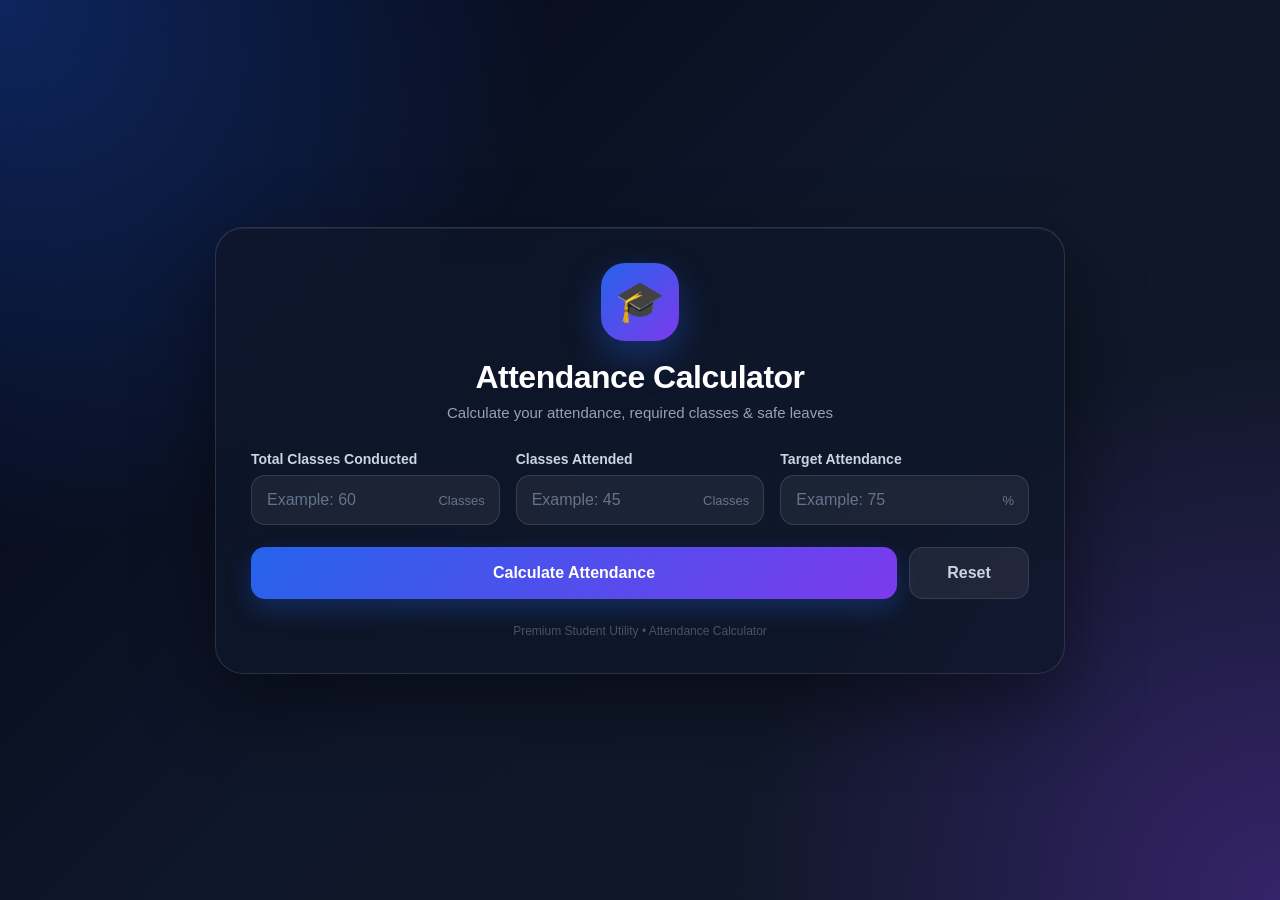
<file: attendance.html>
<!DOCTYPE html>
<html lang="en">
<head>
<meta charset="UTF-8">
<meta name="viewport" content="width=device-width, initial-scale=1.0">

<title>Premium Attendance Calculator</title>

<style>

*{
    margin:0;
    padding:0;
    box-sizing:border-box;
    font-family:"Segoe UI",Arial,sans-serif;
}

body{
    min-height:100vh;
    display:flex;
    justify-content:center;
    align-items:center;
    padding:30px 15px;
    background:
        radial-gradient(circle at top left,#2563eb55,transparent 35%),
        radial-gradient(circle at bottom right,#7c3aed55,transparent 35%),
        linear-gradient(135deg,#020617,#0f172a,#111827);
    color:#fff;
}

/* MAIN CONTAINER */

.container{
    width:100%;
    max-width:850px;
    background:rgba(15,23,42,.72);
    border:1px solid rgba(255,255,255,.12);
    backdrop-filter:blur(20px);
    -webkit-backdrop-filter:blur(20px);
    border-radius:28px;
    padding:35px;
    box-shadow:
        0 30px 80px rgba(0,0,0,.45),
        inset 0 1px 0 rgba(255,255,255,.08);
    animation:fadeUp .7s ease;
}

@keyframes fadeUp{
    from{
        opacity:0;
        transform:translateY(25px);
    }
    to{
        opacity:1;
        transform:translateY(0);
    }
}

/* HEADER */

.header{
    text-align:center;
    margin-bottom:30px;
}

.icon{
    width:78px;
    height:78px;
    margin:auto;
    display:flex;
    align-items:center;
    justify-content:center;
    border-radius:24px;
    font-size:40px;
    background:linear-gradient(135deg,#2563eb,#7c3aed);
    box-shadow:0 15px 35px rgba(37,99,235,.35);
}

h1{
    margin-top:18px;
    font-size:32px;
    font-weight:800;
    letter-spacing:-.5px;
}

.subtitle{
    margin-top:8px;
    color:#94a3b8;
    font-size:15px;
}

/* INPUT GRID */

.input-grid{
    display:grid;
    grid-template-columns:repeat(3,1fr);
    gap:16px;
    margin-top:25px;
}

.input-group{
    position:relative;
}

label{
    display:block;
    margin-bottom:8px;
    color:#cbd5e1;
    font-size:14px;
    font-weight:600;
}

.input-box{
    position:relative;
}

input{
    width:100%;
    padding:15px 45px 15px 15px;
    border-radius:14px;
    border:1px solid rgba(255,255,255,.12);
    outline:none;
    background:rgba(255,255,255,.06);
    color:white;
    font-size:16px;
    transition:.25s;
}

input::placeholder{
    color:#64748b;
}

input:focus{
    border-color:#3b82f6;
    background:rgba(59,130,246,.08);
    box-shadow:0 0 0 4px rgba(59,130,246,.12);
}

.unit{
    position:absolute;
    right:15px;
    top:50%;
    transform:translateY(-50%);
    color:#64748b;
    font-size:13px;
}

/* BUTTONS */

.button-row{
    display:flex;
    gap:12px;
    margin-top:22px;
}

button{
    flex:1;
    border:none;
    padding:16px;
    border-radius:14px;
    font-size:16px;
    font-weight:700;
    cursor:pointer;
    transition:.25s;
}

.calculate-btn{
    color:white;
    background:linear-gradient(135deg,#2563eb,#7c3aed);
    box-shadow:0 10px 25px rgba(37,99,235,.28);
}

.calculate-btn:hover{
    transform:translateY(-2px);
    box-shadow:0 15px 35px rgba(37,99,235,.4);
}

.reset-btn{
    flex:0 0 120px;
    color:#cbd5e1;
    background:rgba(255,255,255,.07);
    border:1px solid rgba(255,255,255,.1);
}

.reset-btn:hover{
    background:rgba(255,255,255,.12);
}

/* RESULT */

.result{
    display:none;
    margin-top:30px;
    animation:resultIn .5s ease;
}

@keyframes resultIn{
    from{
        opacity:0;
        transform:translateY(15px);
    }
    to{
        opacity:1;
        transform:translateY(0);
    }
}

/* TOP RESULT */

.result-top{
    display:grid;
    grid-template-columns:260px 1fr;
    gap:25px;
    align-items:center;
}

/* CIRCLE */

.circle-wrapper{
    display:flex;
    justify-content:center;
    align-items:center;
}

.progress{
    width:210px;
    height:210px;
    border-radius:50%;
    display:flex;
    align-items:center;
    justify-content:center;
    position:relative;
    background:conic-gradient(
        #22c55e 0deg,
        #22c55e 0deg,
        rgba(255,255,255,.08) 0deg
    );
}

.progress::before{
    content:"";
    position:absolute;
    width:165px;
    height:165px;
    border-radius:50%;
    background:#0f172a;
}

.progress-content{
    position:relative;
    text-align:center;
}

.progress-value{
    font-size:34px;
    font-weight:800;
}

.progress-label{
    color:#94a3b8;
    font-size:13px;
    margin-top:3px;
}

/* STATUS */

.status-box{
    padding:24px;
    border-radius:20px;
    background:rgba(255,255,255,.05);
    border:1px solid rgba(255,255,255,.08);
}

.status-title{
    color:#94a3b8;
    font-size:13px;
    text-transform:uppercase;
    letter-spacing:1px;
}

.status{
    margin-top:8px;
    font-size:25px;
    font-weight:800;
}

.status-description{
    margin-top:8px;
    color:#94a3b8;
    line-height:1.5;
}

/* CARDS */

.stats-grid{
    display:grid;
    grid-template-columns:repeat(3,1fr);
    gap:14px;
    margin-top:22px;
}

.stat-card{
    padding:20px;
    border-radius:18px;
    background:rgba(255,255,255,.05);
    border:1px solid rgba(255,255,255,.08);
    transition:.25s;
}

.stat-card:hover{
    transform:translateY(-3px);
    background:rgba(255,255,255,.08);
}

.stat-icon{
    font-size:23px;
}

.stat-title{
    margin-top:12px;
    color:#94a3b8;
    font-size:13px;
}

.stat-value{
    margin-top:5px;
    font-size:22px;
    font-weight:800;
}

/* INFO */

.info{
    margin-top:18px;
    padding:15px 17px;
    border-radius:14px;
    background:rgba(37,99,235,.08);
    border:1px solid rgba(59,130,246,.15);
    color:#94a3b8;
    font-size:13px;
    line-height:1.6;
}

/* FOOTER */

.footer{
    text-align:center;
    margin-top:25px;
    color:#475569;
    font-size:12px;
}

/* RESPONSIVE */

@media(max-width:700px){

    .container{
        padding:25px 18px;
        border-radius:22px;
    }

    h1{
        font-size:26px;
    }

    .input-grid{
        grid-template-columns:1fr;
    }

    .result-top{
        grid-template-columns:1fr;
    }

    .stats-grid{
        grid-template-columns:1fr;
    }

    .progress{
        width:190px;
        height:190px;
    }

    .progress::before{
        width:150px;
        height:150px;
    }

    .button-row{
        flex-direction:column;
    }

    .reset-btn{
        flex:1;
    }
}

</style>
</head>


<body>

<div class="container">

    <!-- HEADER -->

    <div class="header">

        <div class="icon">🎓</div>

        <h1>Attendance Calculator</h1>

        <p class="subtitle">
            Calculate your attendance, required classes & safe leaves
        </p>

    </div>


    <!-- INPUTS -->

    <div class="input-grid">

        <div class="input-group">

            <label>Total Classes Conducted</label>

            <div class="input-box">

                <input
                    type="number"
                    id="totalClasses"
                    placeholder="Example: 60"
                    min="1"
                >

                <span class="unit">Classes</span>

            </div>

        </div>


        <div class="input-group">

            <label>Classes Attended</label>

            <div class="input-box">

                <input
                    type="number"
                    id="attendedClasses"
                    placeholder="Example: 45"
                    min="0"
                >

                <span class="unit">Classes</span>

            </div>

        </div>


        <div class="input-group">

            <label>Target Attendance</label>

            <div class="input-box">

                <input
                    type="number"
                    id="targetAttendance"
                    placeholder="Example: 75"
                    min="1"
                    max="100"
                >

                <span class="unit">%</span>

            </div>

        </div>

    </div>


    <!-- BUTTONS -->

    <div class="button-row">

        <button
            class="calculate-btn"
            onclick="calculateAttendance()"
        >
            Calculate Attendance
        </button>

        <button
            class="reset-btn"
            onclick="resetCalculator()"
        >
            Reset
        </button>

    </div>


    <!-- RESULT -->

    <div class="result" id="result">

        <div class="result-top">

            <!-- PROGRESS CIRCLE -->

            <div class="circle-wrapper">

                <div class="progress" id="progressCircle">

                    <div class="progress-content">

                        <div
                            class="progress-value"
                            id="currentAttendance"
                        >
                            0%
                        </div>

                        <div class="progress-label">
                            Current Attendance
                        </div>

                    </div>

                </div>

            </div>


            <!-- STATUS -->

            <div class="status-box">

                <div class="status-title">
                    Attendance Status
                </div>

                <div
                    class="status"
                    id="status"
                >
                    —
                </div>

                <div
                    class="status-description"
                    id="statusDescription"
                >
                    Calculate your attendance to see your status.
                </div>

            </div>

        </div>


        <!-- STAT CARDS -->

        <div class="stats-grid">

            <div class="stat-card">

                <div class="stat-icon">
                    🟢
                </div>

                <div class="stat-title">
                    Classes You Can Miss
                </div>

                <div
                    class="stat-value"
                    id="canMiss"
                >
                    0
                </div>

            </div>


            <div class="stat-card">

                <div class="stat-icon">
                    📚
                </div>

                <div class="stat-title">
                    Classes Needed
                </div>

                <div
                    class="stat-value"
                    id="needClasses"
                >
                    0
                </div>

            </div>


            <div class="stat-card">

                <div class="stat-icon">
                    🎯
                </div>

                <div class="stat-title">
                    Target Attendance
                </div>

                <div
                    class="stat-value"
                    id="targetResult"
                >
                    0%
                </div>

            </div>

        </div>


        <!-- INFORMATION -->

        <div
            class="info"
            id="info"
        >
            Enter your class data above to calculate your attendance.
        </div>

    </div>


    <div class="footer">
        Premium Student Utility • Attendance Calculator
    </div>

</div>


<script>

function calculateAttendance(){

    const total =
        parseFloat(
            document.getElementById("totalClasses").value
        );

    const attended =
        parseFloat(
            document.getElementById("attendedClasses").value
        );

    const target =
        parseFloat(
            document.getElementById("targetAttendance").value
        );


    /* VALIDATION */

    if(
        isNaN(total) ||
        isNaN(attended) ||
        isNaN(target)
    ){

        alert("Please fill all fields.");
        return;

    }


    if(total <= 0){

        alert("Total classes must be greater than 0.");
        return;

    }


    if(attended < 0){

        alert("Attended classes cannot be negative.");
        return;

    }


    if(attended > total){

        alert(
            "Attended classes cannot exceed total classes."
        );

        return;

    }


    if(target <= 0 || target > 100){

        alert(
            "Target attendance must be between 1% and 100%."
        );

        return;

    }


    /* CURRENT ATTENDANCE */

    const attendance =
        (attended / total) * 100;


    /* CLASSES CAN MISS */

    let canMiss = 0;

    if(attendance >= target){

        canMiss =
            Math.floor(
                (attended / (target / 100)) - total
            );

    }


    /* CLASSES NEEDED */

    let needed = 0;

    if(attendance < target){

        needed =
            Math.ceil(
                ((target / 100) * total - attended) /
                (1 - target / 100)
            );

    }


    /* DISPLAY */

    document.getElementById(
        "currentAttendance"
    ).innerHTML =
        attendance.toFixed(2) + "%";


    document.getElementById(
        "canMiss"
    ).innerHTML =
        canMiss + " Classes";


    document.getElementById(
        "needClasses"
    ).innerHTML =
        needed + " Classes";


    document.getElementById(
        "targetResult"
    ).innerHTML =
        target + "%";


    /* PROGRESS */

    const degrees =
        Math.min(attendance,100) * 3.6;

    const circle =
        document.getElementById("progressCircle");


    let progressColor =
        "#22c55e";


    if(attendance < target){

        progressColor =
            attendance < target - 10
            ? "#ef4444"
            : "#f59e0b";

    }


    circle.style.background =
        `conic-gradient(
            ${progressColor} ${degrees}deg,
            rgba(255,255,255,.08) ${degrees}deg
        )`;


    /* STATUS */

    const status =
        document.getElementById("status");

    const description =
        document.getElementById(
            "statusDescription"
        );

    const info =
        document.getElementById("info");


    if(attendance >= target){

        status.innerHTML =
            "Target Achieved 🎉";

        status.style.color =
            "#22c55e";

        description.innerHTML =
            `Great! Your attendance is ${attendance.toFixed(2)}%.
             You can miss approximately ${canMiss} more class${canMiss === 1 ? "" : "es"} and still maintain your target.`;

        info.innerHTML =
            `🎯 Target: ${target}% &nbsp; • &nbsp;
             📊 Current: ${attendance.toFixed(2)}% &nbsp; • &nbsp;
             🟢 Safe to miss: ${canMiss} class${canMiss === 1 ? "" : "es"}.`;

    }

    else{

        status.innerHTML =
            "Below Target ⚠️";

        status.style.color =
            attendance < target - 10
            ? "#ef4444"
            : "#f59e0b";

        description.innerHTML =
            `You need to attend the next ${needed} consecutive class${needed === 1 ? "" : "es"} 
             to reach approximately ${target}% attendance.`;

        info.innerHTML =
            `⚠️ Target: ${target}% &nbsp; • &nbsp;
             📊 Current: ${attendance.toFixed(2)}% &nbsp; • &nbsp;
             📚 Required: ${needed} more class${needed === 1 ? "" : "es"}.`;

    }


    /* SHOW RESULT */

    document.getElementById(
        "result"
    ).style.display = "block";

}


/* RESET */

function resetCalculator(){

    document.getElementById(
        "totalClasses"
    ).value = "";

    document.getElementById(
        "attendedClasses"
    ).value = "";

    document.getElementById(
        "targetAttendance"
    ).value = "";


    document.getElementById(
        "result"
    ).style.display = "none";


    document.getElementById(
        "progressCircle"
    ).style.background =
        `conic-gradient(
            #22c55e 0deg,
            rgba(255,255,255,.08) 0deg
        )`;

}


/* ENTER KEY */

document.addEventListener(
    "keydown",
    function(event){

        if(event.key === "Enter"){

            calculateAttendance();

        }

    }
);

</script>

</body>
</html>
</file>
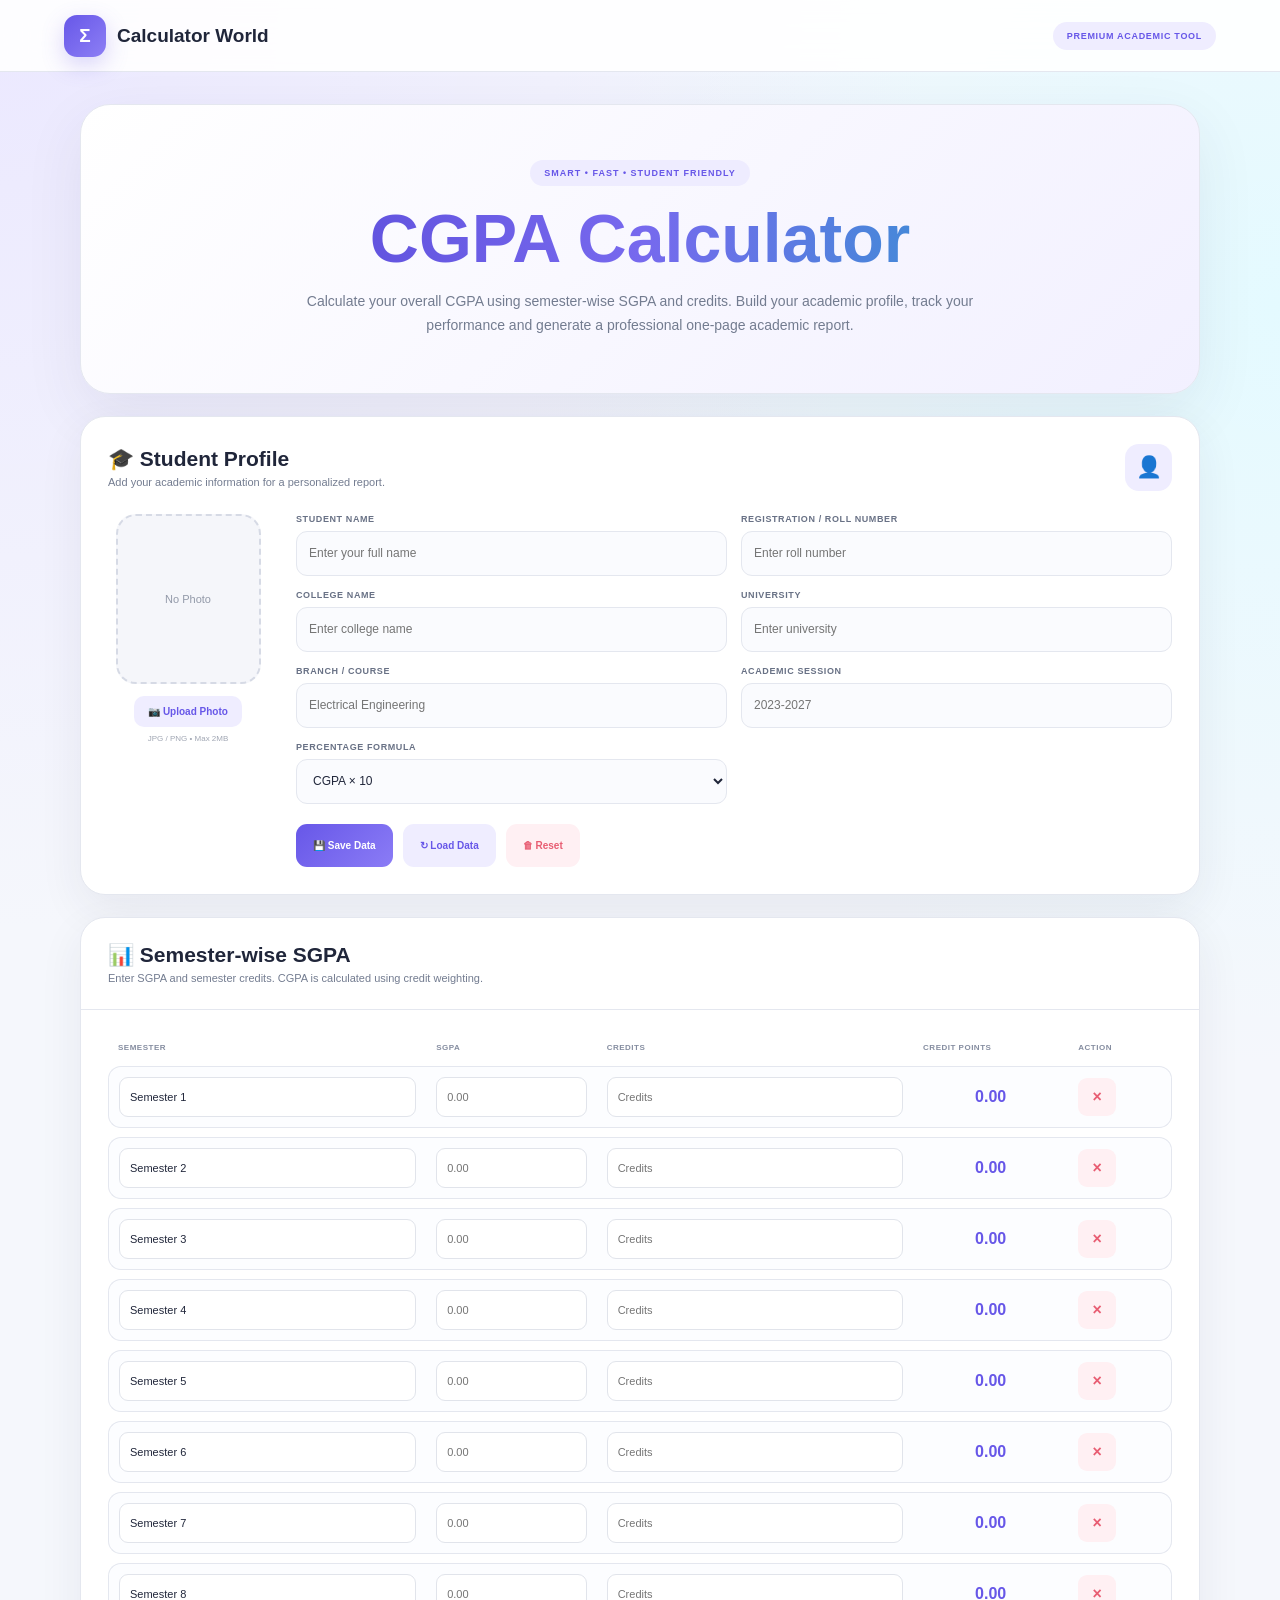
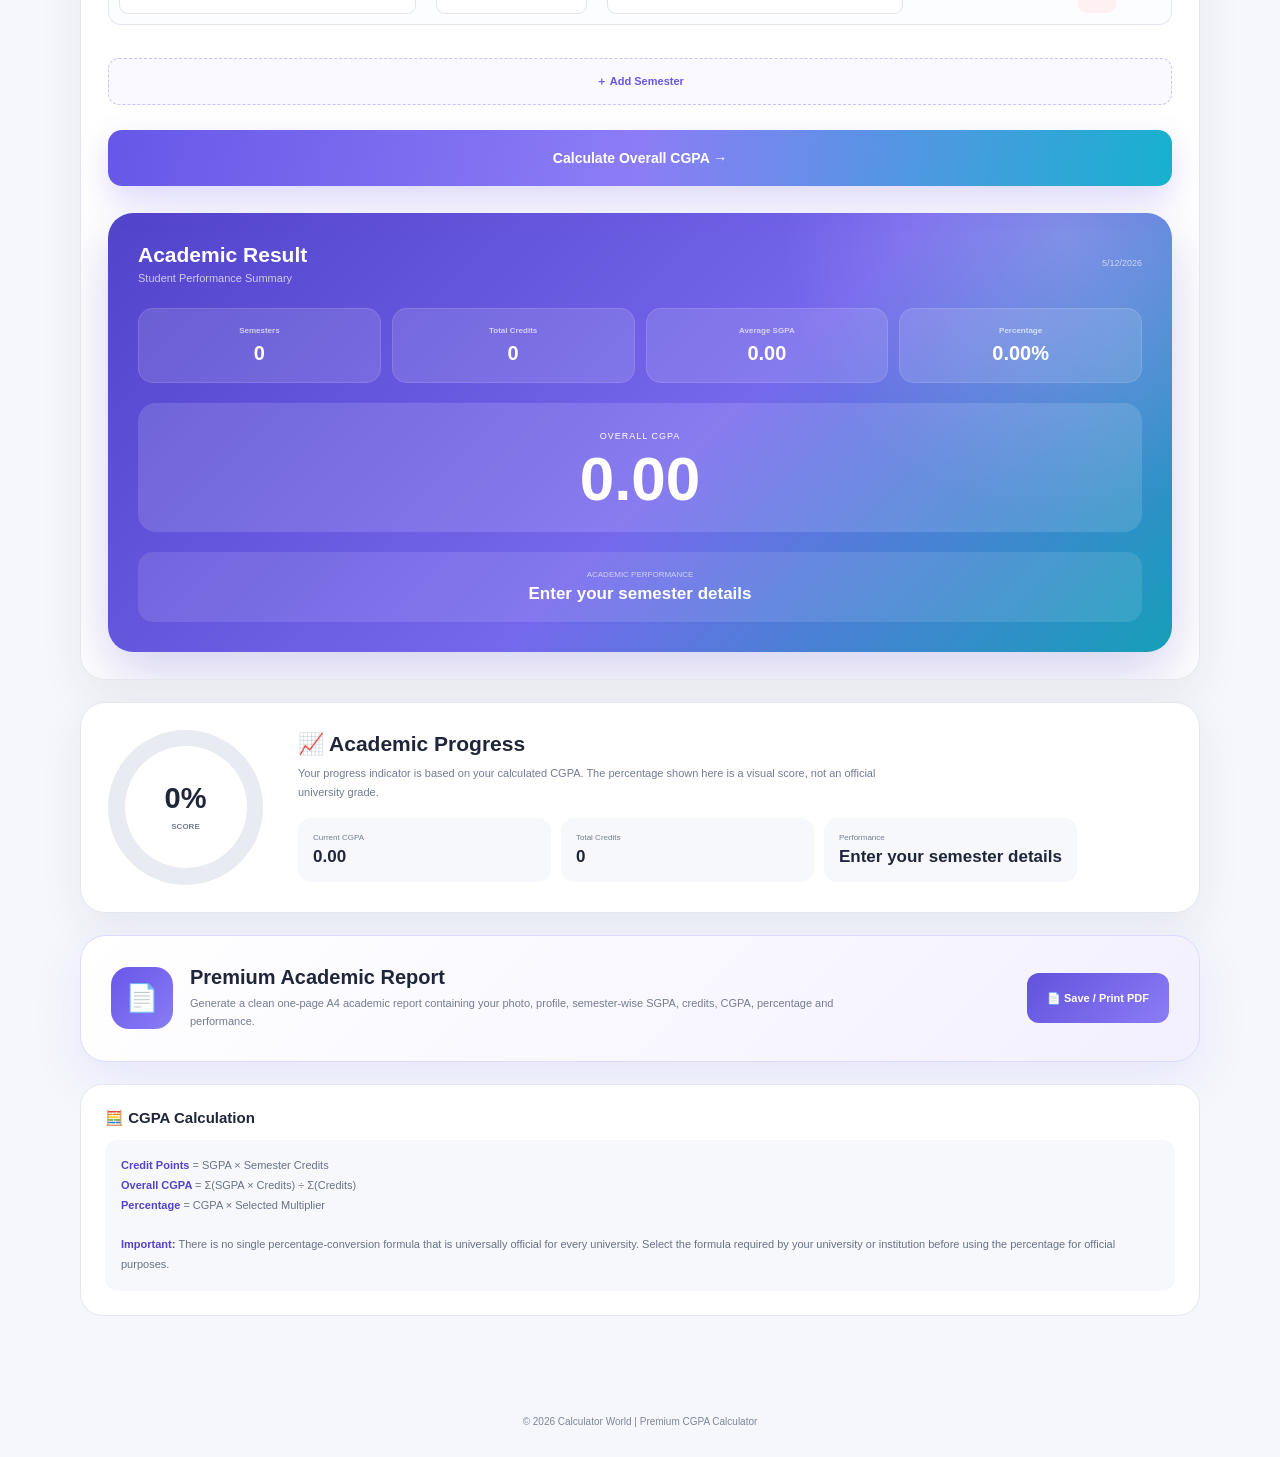
<file: CGPA.html>
<!DOCTYPE html>
<html lang="en">

<head>

<meta charset="UTF-8">

<meta
    name="viewport"
    content="width=device-width, initial-scale=1.0"
>

<meta
    name="theme-color"
    content="#6757e8"
>

<title>Premium CGPA Calculator | Calculator World</title>


<style>

/* =========================================================
   RESET
========================================================= */

*{
    margin:0;
    padding:0;
    box-sizing:border-box;
}

html{
    scroll-behavior:smooth;
}

body{

    font-family:
        "Segoe UI",
        Arial,
        sans-serif;

    background:

        radial-gradient(
            circle at 0% 0%,
            #ebe8ff 0,
            transparent 28%
        ),

        radial-gradient(
            circle at 100% 10%,
            #e4faff 0,
            transparent 25%
        ),

        #f5f7fc;

    color:#20263a;

    min-height:100vh;

}


/* =========================================================
   VARIABLES
========================================================= */

:root{

    --primary:#6757e8;
    --primary-dark:#4e3fd0;

    --secondary:#18aec9;

    --green:#14a574;
    --red:#e85d72;
    --orange:#f59e0b;

    --text:#20263a;
    --muted:#737c90;

    --border:#e4e7ef;

    --white:#ffffff;
    --soft:#f7f8fc;

}


/* =========================================================
   HEADER
========================================================= */

header{

    position:sticky;
    top:0;

    z-index:1000;

    height:72px;

    padding:0 5%;

    display:flex;

    align-items:center;

    justify-content:space-between;

    background:
        rgba(255,255,255,.90);

    backdrop-filter:blur(18px);

    border-bottom:
        1px solid var(--border);

}

.logo{

    display:flex;

    align-items:center;

    gap:11px;

    font-weight:900;

    font-size:19px;

}

.logo-icon{

    width:42px;
    height:42px;

    display:grid;

    place-items:center;

    color:white;

    border-radius:13px;

    background:
        linear-gradient(
            135deg,
            var(--primary),
            #8d7ff5
        );

    box-shadow:
        0 8px 22px
        rgba(103,87,232,.25);

}

.header-badge{

    padding:9px 14px;

    border-radius:30px;

    color:var(--primary);

    background:#efedff;

    font-size:9px;

    font-weight:900;

    letter-spacing:.7px;

}


/* =========================================================
   CONTAINER
========================================================= */

.container{

    width:min(1120px,94%);

    margin:auto;

    padding:32px 0 70px;

}


/* =========================================================
   HERO
========================================================= */

.hero{

    padding:55px 25px;

    text-align:center;

    border:
        1px solid var(--border);

    border-radius:30px;

    background:
        linear-gradient(
            135deg,
            #ffffff,
            #f2f0ff
        );

    box-shadow:
        0 20px 60px
        rgba(50,55,90,.08);

}

.hero-badge{

    display:inline-block;

    padding:8px 14px;

    border-radius:30px;

    color:var(--primary);

    background:#eeecff;

    font-size:9px;

    font-weight:900;

    letter-spacing:1px;

}

.hero h1{

    margin-top:18px;

    font-size:
        clamp(38px,6vw,68px);

    line-height:1;

    background:
        linear-gradient(
            90deg,
            #4f40d1,
            #7769ee,
            #16a6c4
        );

    -webkit-background-clip:text;

    color:transparent;

}

.hero p{

    max-width:700px;

    margin:18px auto 0;

    color:var(--muted);

    line-height:1.7;

    font-size:14px;

}


/* =========================================================
   COMMON CARD
========================================================= */

.card{

    margin-top:22px;

    padding:27px;

    border:
        1px solid var(--border);

    border-radius:25px;

    background:white;

    box-shadow:
        0 15px 45px
        rgba(40,45,75,.07);

}

.card-title{

    display:flex;

    justify-content:space-between;

    align-items:center;

    gap:15px;

    margin-bottom:23px;

}

.card-title h2{

    font-size:21px;

}

.card-title p{

    margin-top:5px;

    color:var(--muted);

    font-size:11px;

}

.title-icon{

    width:47px;
    height:47px;

    display:grid;

    place-items:center;

    border-radius:14px;

    background:#efedff;

    font-size:21px;

}


/* =========================================================
   PROFILE
========================================================= */

.profile-layout{

    display:grid;

    grid-template-columns:160px 1fr;

    gap:28px;

}

.photo-area{

    text-align:center;

}

.photo-preview{

    width:145px;
    height:170px;

    margin:auto;

    overflow:hidden;

    display:grid;

    place-items:center;

    border:
        2px dashed #d6dae5;

    border-radius:20px;

    background:#f5f6fa;

    color:#9299a8;

    font-size:11px;

}

.photo-preview img{

    width:100%;
    height:100%;

    object-fit:cover;

}

.upload-btn{

    display:inline-block;

    margin-top:12px;

    padding:10px 14px;

    border-radius:10px;

    color:var(--primary);

    background:#efedff;

    cursor:pointer;

    font-size:10px;

    font-weight:900;

}

.upload-btn input{

    display:none;

}

.photo-note{

    margin-top:7px;

    color:#a0a6b3;

    font-size:8px;

}

.form-grid{

    display:grid;

    grid-template-columns:
        repeat(2,1fr);

    gap:14px;

}

.field label{

    display:block;

    margin-bottom:7px;

    color:#687185;

    font-size:9px;

    font-weight:900;

    text-transform:uppercase;

    letter-spacing:.6px;

}

.field input,
.field select{

    width:100%;

    height:45px;

    padding:0 12px;

    outline:none;

    border:
        1px solid var(--border);

    border-radius:11px;

    background:#fafbfe;

    color:var(--text);

    font-size:12px;

}

.field input:focus,
.field select:focus{

    border-color:
        var(--primary);

    box-shadow:
        0 0 0 3px
        rgba(103,87,232,.08);

}


/* =========================================================
   ACTIONS
========================================================= */

.actions{

    display:flex;

    flex-wrap:wrap;

    gap:10px;

    margin-top:20px;

}

.btn{

    min-height:43px;

    padding:0 17px;

    border:0;

    border-radius:11px;

    cursor:pointer;

    font-size:10px;

    font-weight:900;

}

.save-btn{

    color:white;

    background:
        linear-gradient(
            135deg,
            var(--primary),
            #8b7cf6
        );

}

.load-btn{

    color:var(--primary);

    background:#efedff;

}

.reset-btn{

    color:var(--red);

    background:#fff0f3;

}


/* =========================================================
   CALCULATOR
========================================================= */

.calculator{

    margin-top:22px;

    overflow:hidden;

    border:
        1px solid var(--border);

    border-radius:25px;

    background:white;

    box-shadow:
        0 15px 45px
        rgba(40,45,75,.07);

}

.calc-header{

    padding:25px 27px;

    display:flex;

    justify-content:space-between;

    align-items:center;

    border-bottom:
        1px solid var(--border);

}

.calc-header h2{

    font-size:21px;

}

.calc-header p{

    margin-top:5px;

    color:var(--muted);

    font-size:11px;

}

.table-wrapper{

    padding:24px 27px;

    overflow-x:auto;

}

.semester-table{

    width:100%;

    min-width:650px;

    border-collapse:separate;

    border-spacing:0 9px;

}

.semester-table th{

    padding:0 10px 5px;

    color:#858da0;

    text-align:left;

    font-size:8px;

    text-transform:uppercase;

    letter-spacing:.5px;

}

.semester-table td{

    padding:10px;

    background:#fcfdff;

    border-top:
        1px solid var(--border);

    border-bottom:
        1px solid var(--border);

}

.semester-table td:first-child{

    border-left:
        1px solid var(--border);

    border-radius:
        13px 0 0 13px;

}

.semester-table td:last-child{

    border-right:
        1px solid var(--border);

    border-radius:
        0 13px 13px 0;

}

.semester-table input{

    width:100%;

    height:40px;

    padding:0 10px;

    border:
        1px solid #e1e4eb;

    border-radius:9px;

    background:white;

    outline:none;

    color:var(--text);

    font-size:11px;

}

.semester-table input:focus{

    border-color:
        var(--primary);

}

.credit-point{

    font-weight:900;

    color:var(--primary);

    text-align:center;

}

.remove-semester{

    width:38px;
    height:38px;

    border:0;

    border-radius:9px;

    color:var(--red);

    background:#fff0f3;

    cursor:pointer;

    font-size:16px;

    font-weight:900;

}

.add-semester{

    margin:
        0 27px 25px;

    width:
        calc(100% - 54px);

    height:47px;

    border:
        1px dashed #c9c4f8;

    border-radius:11px;

    color:var(--primary);

    background:#faf9ff;

    cursor:pointer;

    font-size:11px;

    font-weight:900;

}

.calculate-area{

    padding:
        0 27px 27px;

}

.calculate-btn{

    width:100%;

    height:56px;

    border:0;

    border-radius:14px;

    color:white;

    cursor:pointer;

    font-size:14px;

    font-weight:900;

    background:
        linear-gradient(
            100deg,
            #6757e8,
            #8c7df6,
            #17b1cf
        );

    box-shadow:
        0 13px 32px
        rgba(103,87,232,.22);

}


/* =========================================================
   RESULT CARD
========================================================= */

.result-card{

    margin:
        0 27px 27px;

    padding:30px;

    border-radius:25px;

    color:white;

    background:

        radial-gradient(
            circle at 90% 5%,
            rgba(255,255,255,.20),
            transparent 27%
        ),

        linear-gradient(
            135deg,
            #5143ca,
            #7668ed 55%,
            #159fb9
        );

    box-shadow:
        0 22px 55px
        rgba(80,67,190,.24);

}

.result-header{

    display:flex;

    justify-content:space-between;

    align-items:center;

    gap:20px;

}

.result-header h2{

    font-size:21px;

}

.result-header p{

    margin-top:5px;

    color:
        rgba(255,255,255,.70);

    font-size:11px;

}

.result-date{

    color:
        rgba(255,255,255,.65);

    font-size:9px;

}

.result-grid{

    display:grid;

    grid-template-columns:
        repeat(4,1fr);

    gap:11px;

    margin-top:24px;

}

.result-item{

    padding:17px 10px;

    text-align:center;

    border-radius:15px;

    background:
        rgba(255,255,255,.12);

    border:
        1px solid
        rgba(255,255,255,.12);

}

.result-item span{

    display:block;

    color:
        rgba(255,255,255,.68);

    font-size:8px;

    font-weight:900;

}

.result-item strong{

    display:block;

    margin-top:7px;

    font-size:20px;

}

.cgpa-main{

    margin-top:20px;

    padding:22px;

    text-align:center;

    border-radius:18px;

    background:
        rgba(255,255,255,.13);

}

.cgpa-main small{

    font-size:9px;

    letter-spacing:1px;

}

.cgpa-main strong{

    display:block;

    margin-top:5px;

    font-size:62px;

    line-height:1;

}

.performance{

    margin-top:20px;

    padding:18px;

    border-radius:15px;

    background:
        rgba(255,255,255,.10);

    text-align:center;

}

.performance span{

    display:block;

    color:
        rgba(255,255,255,.65);

    font-size:8px;

    text-transform:uppercase;

}

.performance strong{

    display:block;

    margin-top:5px;

    font-size:17px;

}


/* =========================================================
   PROGRESS
========================================================= */

.progress-card{

    margin-top:22px;

    padding:27px;

    border:
        1px solid var(--border);

    border-radius:25px;

    background:white;

    box-shadow:
        0 15px 45px
        rgba(40,45,75,.07);

}

.progress-layout{

    display:flex;

    align-items:center;

    gap:35px;

}

.circle{

    width:155px;
    height:155px;

    flex:none;

    display:grid;

    place-items:center;

    border-radius:50%;

    background:
        conic-gradient(
            var(--primary) 0deg,
            var(--primary) 0deg,
            #e9ebf2 0deg
        );

    position:relative;

}

.circle::before{

    content:"";

    position:absolute;

    width:122px;
    height:122px;

    border-radius:50%;

    background:white;

}

.circle-content{

    position:relative;

    z-index:2;

    text-align:center;

}

.circle-content strong{

    display:block;

    font-size:29px;

}

.circle-content span{

    color:var(--muted);

    font-size:8px;

    font-weight:900;

    text-transform:uppercase;

}

.progress-info h2{

    font-size:21px;

}

.progress-info p{

    max-width:600px;

    margin-top:8px;

    color:var(--muted);

    line-height:1.7;

    font-size:11px;

}

.stats{

    display:grid;

    grid-template-columns:
        repeat(3,1fr);

    gap:10px;

    margin-top:17px;

}

.stat{

    padding:15px;

    border-radius:13px;

    background:#f7f8fc;

}

.stat span{

    display:block;

    color:var(--muted);

    font-size:8px;

}

.stat strong{

    display:block;

    margin-top:5px;

    font-size:17px;

}


/* =========================================================
   PDF ACTION CARD
========================================================= */

.pdf-card{

    margin-top:22px;

    padding:30px;

    border:
        1px solid #ded9ff;

    border-radius:26px;

    background:
        linear-gradient(
            135deg,
            #ffffff,
            #f3f0ff
        );

    box-shadow:
        0 18px 50px
        rgba(103,87,232,.10);

}

.pdf-layout{

    display:flex;

    justify-content:space-between;

    align-items:center;

    gap:25px;

}

.pdf-info{

    display:flex;

    align-items:center;

    gap:17px;

}

.pdf-icon{

    width:62px;
    height:62px;

    flex:none;

    display:grid;

    place-items:center;

    border-radius:18px;

    color:white;

    background:
        linear-gradient(
            135deg,
            var(--primary),
            #8b7cf6
        );

    font-size:27px;

}

.pdf-info h2{

    font-size:20px;

}

.pdf-info p{

    max-width:650px;

    margin-top:5px;

    color:var(--muted);

    font-size:11px;

    line-height:1.7;

}

.pdf-btn{

    flex:none;

    min-height:50px;

    padding:0 20px;

    border:0;

    border-radius:12px;

    color:white;

    background:
        linear-gradient(
            135deg,
            #6252dc,
            #8b7cf6
        );

    cursor:pointer;

    font-size:11px;

    font-weight:900;

}


/* =========================================================
   FORMULA
========================================================= */

.formula-card{

    margin-top:22px;

    padding:24px;

    border:
        1px solid var(--border);

    border-radius:22px;

    background:white;

}

.formula-card h3{

    font-size:15px;

    margin-bottom:13px;

}

.formula{

    padding:16px;

    border-radius:13px;

    background:#f7f8fb;

    color:#687286;

    line-height:1.8;

    font-size:11px;

}

.formula strong{

    color:#5143ca;

}


/* =========================================================
   FOOTER
========================================================= */

footer{

    padding:30px 20px;

    text-align:center;

    color:#7d8596;

    font-size:10px;

}


/* =========================================================
   TOAST
========================================================= */

.toast{

    position:fixed;

    left:50%;

    bottom:25px;

    z-index:9999;

    padding:12px 18px;

    border-radius:12px;

    color:white;

    background:#20263a;

    box-shadow:
        0 12px 35px
        rgba(0,0,0,.20);

    font-size:10px;

    font-weight:900;

    transform:
        translate(-50%,30px);

    opacity:0;

    pointer-events:none;

    transition:.3s;

}

.toast.show{

    opacity:1;

    transform:
        translate(-50%,0);

}


/* =========================================================
   PREMIUM PDF REPORT - SCREEN HIDDEN
========================================================= */

.cgpa-pdf-report{

    display:none;

}


/* =========================================================
   PDF REPORT
========================================================= */

.pdf-report-header{

    display:flex;

    justify-content:space-between;

    align-items:center;

    padding:18px 20px;

    color:white;

    background:
        linear-gradient(
            135deg,
            #5143ca,
            #7567ed 58%,
            #159fb9
        );

    border-radius:
        14px 14px 0 0;

}

.pdf-report-brand{

    display:flex;

    align-items:center;

    gap:12px;

}

.pdf-report-logo{

    width:48px;
    height:48px;

    display:grid;

    place-items:center;

    border-radius:12px;

    background:
        rgba(255,255,255,.16);

    border:
        1px solid
        rgba(255,255,255,.25);

    font-size:27px;

    font-weight:900;

}

.pdf-report-header h1{

    font-size:16px;

    letter-spacing:.5px;

}

.pdf-report-header p{

    margin-top:4px;

    color:
        rgba(255,255,255,.72);

    font-size:8px;

}

.pdf-report-badge{

    padding:8px 12px;

    border-radius:20px;

    background:
        rgba(255,255,255,.14);

    border:
        1px solid
        rgba(255,255,255,.25);

    font-size:7px;

    font-weight:900;

}


/* =========================================================
   PDF STUDENT
========================================================= */

.pdf-student-section{

    display:grid;

    grid-template-columns:82px 1fr;

    gap:15px;

    padding:15px;

    border:
        1px solid #dedfe7;

    border-top:0;

}

.pdf-photo-box{

    width:76px;
    height:92px;

    overflow:hidden;

    border-radius:10px;

    background:#f1f2f6;

    border:
        1px solid #dfe1e8;

}

.pdf-photo-box img{

    width:100%;
    height:100%;

    object-fit:cover;

}

.pdf-student-details h2{

    font-size:17px;

    margin-bottom:9px;

}

.pdf-meta{

    display:grid;

    grid-template-columns:
        repeat(3,1fr);

    gap:8px;

}

.pdf-meta div{

    padding:7px 9px;

    background:#f7f8fb;

    border-radius:7px;

}

.pdf-meta span{

    display:block;

    color:#858b9a;

    font-size:6px;

    text-transform:uppercase;

    font-weight:800;

}

.pdf-meta strong{

    display:block;

    margin-top:3px;

    color:#24293b;

    font-size:7.5px;

    white-space:nowrap;

    overflow:hidden;

    text-overflow:ellipsis;

}


/* =========================================================
   PDF SECTION TITLES
========================================================= */

.pdf-section-title{

    display:flex;

    align-items:center;

    gap:9px;

    margin:
        13px 0 7px;

}

.pdf-section-title > span{

    width:24px;
    height:24px;

    display:grid;

    place-items:center;

    border-radius:7px;

    color:white;

    background:#6757e8;

    font-size:7px;

    font-weight:900;

}

.pdf-section-title strong{

    display:block;

    font-size:10px;

}

.pdf-section-title small{

    display:block;

    margin-top:2px;

    color:#8a90a0;

    font-size:6.5px;

}


/* =========================================================
   PDF TABLE
========================================================= */

.pdf-semester-table{

    width:100%;

    border-collapse:collapse;

    border:
        1px solid #dfe1e8;

}

.pdf-semester-table th{

    padding:7px;

    color:white;

    background:#30344b;

    font-size:7px;

    letter-spacing:.4px;

}

.pdf-semester-table td{

    padding:6px 8px;

    border:
        1px solid #e2e4e9;

    text-align:center;

    font-size:7.5px;

}

.pdf-semester-table td:first-child{

    text-align:left;

    font-weight:800;

}

.pdf-semester-table tr:nth-child(even){

    background:#fafbfc;

}

.pdf-semester-table .sgpa-value{

    color:#5b4fd4;

    font-weight:900;

}

.pdf-semester-table .status{

    display:inline-block;

    padding:3px 7px;

    border-radius:15px;

    color:#12865f;

    background:#e7f8f1;

    font-size:6px;

    font-weight:900;

}

.pdf-semester-table .empty-status{

    color:#888;

    background:#f0f1f4;

}


/* =========================================================
   PDF FINAL RESULT
========================================================= */

.pdf-result-grid{

    display:grid;

    grid-template-columns:
        repeat(4,1fr);

    gap:8px;

}

.pdf-result-box{

    padding:11px 8px;

    text-align:center;

    border-radius:9px;

    background:#f5f6fa;

    border:
        1px solid #e1e3ea;

}

.pdf-result-box.main{

    color:white;

    background:
        linear-gradient(
            135deg,
            #5143ca,
            #7768ed
        );

}

.pdf-result-box span{

    display:block;

    font-size:6px;

    font-weight:900;

    letter-spacing:.3px;

}

.pdf-result-box:not(.main) span{

    color:#858b9a;

}

.pdf-result-box strong{

    display:block;

    margin-top:4px;

    font-size:17px;

}

.pdf-result-box.main strong{

    font-size:23px;

}


/* =========================================================
   PDF PERFORMANCE
========================================================= */

.pdf-performance-strip{

    display:grid;

    grid-template-columns:
        1.5fr 1fr 1fr;

    gap:8px;

    margin-top:9px;

    padding:10px;

    border-radius:9px;

    background:#f0efff;

    border:
        1px solid #dedbff;

}

.pdf-performance-strip div{

    padding-left:9px;

    border-left:
        2px solid #6757e8;

}

.pdf-performance-strip span{

    display:block;

    color:#858b9a;

    font-size:6px;

    font-weight:900;

}

.pdf-performance-strip strong{

    display:block;

    margin-top:3px;

    color:#34384c;

    font-size:9px;

}


/* =========================================================
   PDF FOOTER
========================================================= */

.pdf-report-footer{

    display:grid;

    grid-template-columns:
        1fr 1.5fr 1fr;

    align-items:center;

    gap:10px;

    margin-top:13px;

    padding-top:10px;

    border-top:
        1px solid #dedfe6;

}

.pdf-report-footer strong{

    display:block;

    color:#44495b;

    font-size:7px;

}

.pdf-report-footer span{

    display:block;

    margin-top:2px;

    color:#8a90a0;

    font-size:5.5px;

}

.pdf-disclaimer{

    color:#8a90a0;

    text-align:center;

    font-size:5.5px;

    line-height:1.5;

}

.pdf-generated{

    color:#8a90a0;

    text-align:right;

    font-size:6px;

}


/* =========================================================
   MOBILE
========================================================= */

@media(max-width:700px){

    header{

        height:64px;

    }

    .header-badge{

        display:none;

    }

    .container{

        width:94%;

        padding-top:20px;

    }

    .hero{

        padding:38px 18px;

        border-radius:23px;

    }

    .hero h1{

        font-size:43px;

    }

    .card{

        padding:19px;

        border-radius:21px;

    }

    .profile-layout{

        grid-template-columns:1fr;

    }

    .photo-area{

        text-align:left;

    }

    .photo-preview{

        margin:0;

    }

    .form-grid{

        grid-template-columns:1fr;

    }

    .result-card{

        margin:
            0 14px 20px;

        padding:21px;

    }

    .result-grid{

        grid-template-columns:
            repeat(2,1fr);

    }

    .progress-layout{

        flex-direction:column;

        align-items:flex-start;

    }

    .circle{

        margin:auto;

    }

    .stats{

        grid-template-columns:1fr;

    }

    .pdf-layout{

        flex-direction:column;

        align-items:flex-start;

    }

    .pdf-btn{

        width:100%;

    }

}


/* =========================================================
   PRINT
========================================================= */

@media print{

    @page{

        size:A4 portrait;

        margin:8mm;

    }

    html,
    body{

        width:210mm;

        height:297mm;

        margin:0;

        padding:0;

        background:white !important;

    }

    body *{

        visibility:hidden !important;

    }

    #cgpaPdfReport,
    #cgpaPdfReport *{

        visibility:visible !important;

    }

    #cgpaPdfReport{

        display:block !important;

        position:absolute;

        left:0;

        top:0;

        width:194mm;

        min-height:281mm;

        margin:0;

        padding:0;

        background:white;

        color:#20263a;

        box-shadow:none;

    }

    .pdf-report-header{

        -webkit-print-color-adjust:exact;

        print-color-adjust:exact;

    }

    .pdf-result-box.main{

        -webkit-print-color-adjust:exact;

        print-color-adjust:exact;

    }

    .pdf-section-title > span{

        -webkit-print-color-adjust:exact;

        print-color-adjust:exact;

    }

    .pdf-semester-table th{

        -webkit-print-color-adjust:exact;

        print-color-adjust:exact;

    }

    .pdf-performance-strip{

        -webkit-print-color-adjust:exact;

        print-color-adjust:exact;

    }

    .pdf-report-header,
    .pdf-student-section,
    .pdf-semester-table,
    .pdf-result-grid,
    .pdf-performance-strip,
    .pdf-report-footer{

        break-inside:avoid;

        page-break-inside:avoid;

    }

}

</style>

</head>


<body>


<!-- =====================================================
     HEADER
===================================================== -->

<header>

    <div class="logo">

        <div class="logo-icon">
            Σ
        </div>

        <span>
            Calculator World
        </span>

    </div>

    <div class="header-badge">
        PREMIUM ACADEMIC TOOL
    </div>

</header>


<main class="container">


<!-- =====================================================
     HERO
===================================================== -->

<section class="hero">

    <span class="hero-badge">
        SMART • FAST • STUDENT FRIENDLY
    </span>

    <h1>
        CGPA Calculator
    </h1>

    <p>
        Calculate your overall CGPA using semester-wise
        SGPA and credits. Build your academic profile,
        track your performance and generate a professional
        one-page academic report.
    </p>

</section>


<!-- =====================================================
     PROFILE
===================================================== -->

<section class="card">

    <div class="card-title">

        <div>

            <h2>
                🎓 Student Profile
            </h2>

            <p>
                Add your academic information for a personalized report.
            </p>

        </div>

        <div class="title-icon">
            👤
        </div>

    </div>


    <div class="profile-layout">


        <!-- PHOTO -->

        <div class="photo-area">

            <div
                class="photo-preview"
                id="photoPreview"
            >
                No Photo
            </div>


            <label class="upload-btn">

                📷 Upload Photo

                <input
                    type="file"
                    id="photoInput"
                    accept="image/*"
                >

            </label>


            <div class="photo-note">
                JPG / PNG • Max 2MB
            </div>

        </div>


        <!-- FORM -->

        <div>

            <div class="form-grid">


                <div class="field">

                    <label>
                        Student Name
                    </label>

                    <input
                        id="studentName"
                        type="text"
                        placeholder="Enter your full name"
                    >

                </div>


                <div class="field">

                    <label>
                        Registration / Roll Number
                    </label>

                    <input
                        id="rollNumber"
                        type="text"
                        placeholder="Enter roll number"
                    >

                </div>


                <div class="field">

                    <label>
                        College Name
                    </label>

                    <input
                        id="collegeName"
                        type="text"
                        placeholder="Enter college name"
                    >

                </div>


                <div class="field">

                    <label>
                        University
                    </label>

                    <input
                        id="universityName"
                        type="text"
                        placeholder="Enter university"
                    >

                </div>


                <div class="field">

                    <label>
                        Branch / Course
                    </label>

                    <input
                        id="branchName"
                        type="text"
                        placeholder="Electrical Engineering"
                    >

                </div>


                <div class="field">

                    <label>
                        Academic Session
                    </label>

                    <input
                        id="session"
                        type="text"
                        placeholder="2023-2027"
                    >

                </div>


                <div class="field">

                    <label>
                        Percentage Formula
                    </label>

                    <select id="percentageFormula">

                        <option value="10">
                            CGPA × 10
                        </option>

                        <option value="9.5">
                            CGPA × 9.5
                        </option>

                        <option value="custom">
                            Custom Multiplier
                        </option>

                    </select>

                </div>


                <div
                    class="field"
                    id="customMultiplierBox"
                    style="display:none;"
                >

                    <label>
                        Custom Multiplier
                    </label>

                    <input
                        id="customMultiplier"
                        type="number"
                        min="0"
                        step="0.01"
                        placeholder="Example: 10"
                    >

                </div>


            </div>


            <div class="actions">

                <button
                    class="btn save-btn"
                    onclick="saveData()"
                >
                    💾 Save Data
                </button>


                <button
                    class="btn load-btn"
                    onclick="loadData()"
                >
                    ↻ Load Data
                </button>


                <button
                    class="btn reset-btn"
                    onclick="resetAll()"
                >
                    🗑 Reset
                </button>

            </div>

        </div>

    </div>

</section>


<!-- =====================================================
     CALCULATOR
===================================================== -->

<section class="calculator">


    <div class="calc-header">

        <div>

            <h2>
                📊 Semester-wise SGPA
            </h2>

            <p>
                Enter SGPA and semester credits.
                CGPA is calculated using credit weighting.
            </p>

        </div>

    </div>


    <div class="table-wrapper">

        <table class="semester-table">

            <thead>

                <tr>

                    <th>
                        Semester
                    </th>

                    <th>
                        SGPA
                    </th>

                    <th>
                        Credits
                    </th>

                    <th>
                        Credit Points
                    </th>

                    <th>
                        Action
                    </th>

                </tr>

            </thead>


            <tbody id="semesterBody">
            </tbody>

        </table>

    </div>


    <button
        class="add-semester"
        onclick="addSemester()"
    >
        ＋ Add Semester
    </button>


    <div class="calculate-area">

        <button
            class="calculate-btn"
            onclick="calculateCGPA()"
        >
            Calculate Overall CGPA →
        </button>

    </div>


    <!-- RESULT -->

    <div class="result-card">

        <div class="result-header">

            <div>

                <h2>
                    Academic Result
                </h2>

                <p id="studentResultName">
                    Student Performance Summary
                </p>

            </div>

            <div
                class="result-date"
                id="resultDate"
            >
            </div>

        </div>


        <div class="result-grid">


            <div class="result-item">

                <span>
                    Semesters
                </span>

                <strong id="totalSemesters">
                    0
                </strong>

            </div>


            <div class="result-item">

                <span>
                    Total Credits
                </span>

                <strong id="totalCredits">
                    0
                </strong>

            </div>


            <div class="result-item">

                <span>
                    Average SGPA
                </span>

                <strong id="averageSGPA">
                    0.00
                </strong>

            </div>


            <div class="result-item">

                <span>
                    Percentage
                </span>

                <strong id="percentage">
                    0.00%
                </strong>

            </div>


        </div>


        <div class="cgpa-main">

            <small>
                OVERALL CGPA
            </small>

            <strong id="cgpa">
                0.00
            </strong>

        </div>


        <div class="performance">

            <span>
                Academic Performance
            </span>

            <strong id="performance">
                Enter your semester details
            </strong>

        </div>

    </div>

</section>


<!-- =====================================================
     PROGRESS
===================================================== -->

<section class="progress-card">

    <div class="progress-layout">


        <div
            class="circle"
            id="progressCircle"
        >

            <div class="circle-content">

                <strong id="progressValue">
                    0%
                </strong>

                <span>
                    Score
                </span>

            </div>

        </div>


        <div class="progress-info">

            <h2>
                📈 Academic Progress
            </h2>

            <p>
                Your progress indicator is based on your
                calculated CGPA. The percentage shown here
                is a visual score, not an official university grade.
            </p>


            <div class="stats">


                <div class="stat">

                    <span>
                        Current CGPA
                    </span>

                    <strong id="statCGPA">
                        0.00
                    </strong>

                </div>


                <div class="stat">

                    <span>
                        Total Credits
                    </span>

                    <strong id="statCredits">
                        0
                    </strong>

                </div>


                <div class="stat">

                    <span>
                        Performance
                    </span>

                    <strong id="statPerformance">
                        —
                    </strong>

                </div>


            </div>

        </div>

    </div>

</section>


<!-- =====================================================
     PDF ACTION
===================================================== -->

<section class="pdf-card">

    <div class="pdf-layout">


        <div class="pdf-info">

            <div class="pdf-icon">
                📄
            </div>


            <div>

                <h2>
                    Premium Academic Report
                </h2>

                <p>
                    Generate a clean one-page A4 academic
                    report containing your photo, profile,
                    semester-wise SGPA, credits, CGPA,
                    percentage and performance.
                </p>

            </div>

        </div>


        <button
            class="pdf-btn"
            onclick="generatePDF()"
        >
            📄 Save / Print PDF
        </button>

    </div>

</section>


<!-- =====================================================
     FORMULA
===================================================== -->

<section class="formula-card">

    <h3>
        🧮 CGPA Calculation
    </h3>


    <div class="formula">

        <strong>
            Credit Points
        </strong>

        =
        SGPA × Semester Credits

        <br>

        <strong>
            Overall CGPA
        </strong>

        =
        Σ(SGPA × Credits)
        ÷
        Σ(Credits)

        <br>

        <strong>
            Percentage
        </strong>

        =
        CGPA × Selected Multiplier

        <br><br>

        <strong>
            Important:
        </strong>

        There is no single percentage-conversion formula
        that is universally official for every university.
        Select the formula required by your university or
        institution before using the percentage for official purposes.

    </div>

</section>


<!-- =====================================================
     PREMIUM PDF REPORT
===================================================== -->

<section
    id="cgpaPdfReport"
    class="cgpa-pdf-report"
>


    <!-- HEADER -->

    <div class="pdf-report-header">

        <div class="pdf-report-brand">

            <div class="pdf-report-logo">
                Σ
            </div>

            <div>

                <h1>
                    ACADEMIC PERFORMANCE REPORT
                </h1>

                <p>
                    CGPA / Cumulative Academic Record
                </p>

            </div>

        </div>


        <div class="pdf-report-badge">
            CGPA REPORT
        </div>

    </div>


    <!-- STUDENT -->

    <div class="pdf-student-section">


        <div class="pdf-photo-box">

            <img
                id="pdfStudentPhoto"
                alt="Student Photo"
            >

        </div>


        <div class="pdf-student-details">

            <h2 id="pdfStudentName">
                Student Name
            </h2>


            <div class="pdf-meta">


                <div>

                    <span>
                        Registration / Roll No.
                    </span>

                    <strong id="pdfRoll">
                        —
                    </strong>

                </div>


                <div>

                    <span>
                        University
                    </span>

                    <strong id="pdfUniversity">
                        —
                    </strong>

                </div>


                <div>

                    <span>
                        College
                    </span>

                    <strong id="pdfCollege">
                        —
                    </strong>

                </div>


                <div>

                    <span>
                        Branch / Course
                    </span>

                    <strong id="pdfBranch">
                        —
                    </strong>

                </div>


                <div>

                    <span>
                        Academic Session
                    </span>

                    <strong id="pdfSession">
                        —
                    </strong>

                </div>


                <div>

                    <span>
                        Report Date
                    </span>

                    <strong id="pdfDate">
                        —
                    </strong>

                </div>


            </div>

        </div>

    </div>


    <!-- SEMESTER -->

    <div class="pdf-section-title">

        <span>
            01
        </span>

        <div>

            <strong>
                Semester-wise Performance
            </strong>

            <small>
                SGPA and credit-weighted academic record
            </small>

        </div>

    </div>


    <table class="pdf-semester-table">

        <thead>

            <tr>

                <th>
                    SEMESTER
                </th>

                <th>
                    SGPA
                </th>

                <th>
                    CREDITS
                </th>

                <th>
                    CREDIT POINTS
                </th>

                <th>
                    STATUS
                </th>

            </tr>

        </thead>


        <tbody id="pdfSemesterBody">
        </tbody>

    </table>


    <!-- FINAL -->

    <div class="pdf-section-title">

        <span>
            02
        </span>

        <div>

            <strong>
                Final Academic Summary
            </strong>

            <small>
                Overall cumulative performance
            </small>

        </div>

    </div>


    <div class="pdf-result-grid">


        <div class="pdf-result-box main">

            <span>
                OVERALL CGPA
            </span>

            <strong id="pdfCGPA">
                0.00
            </strong>

        </div>


        <div class="pdf-result-box">

            <span>
                TOTAL CREDITS
            </span>

            <strong id="pdfTotalCredits">
                0
            </strong>

        </div>


        <div class="pdf-result-box">

            <span>
                CREDIT POINTS
            </span>

            <strong id="pdfCreditPoints">
                0.00
            </strong>

        </div>


        <div class="pdf-result-box">

            <span>
                PERCENTAGE
            </span>

            <strong id="pdfPercentage">
                0.00%
            </strong>

        </div>


    </div>


    <!-- PERFORMANCE -->

    <div class="pdf-performance-strip">


        <div>

            <span>
                ACADEMIC PERFORMANCE
            </span>

            <strong id="pdfPerformance">
                —
            </strong>

        </div>


        <div>

            <span>
                COMPLETED SEMESTERS
            </span>

            <strong id="pdfSemesterCount">
                0
            </strong>

        </div>


        <div>

            <span>
                GRADING SCALE
            </span>

            <strong>
                10.00
            </strong>

        </div>


    </div>


    <!-- FOOTER -->

    <div class="pdf-report-footer">


        <div>

            <strong>
                Calculator World
            </strong>

            <span>
                Student Academic Utility
            </span>

        </div>


        <div class="pdf-disclaimer">

            This report is generated for personal
            academic calculation/reference purposes.

        </div>


        <div class="pdf-generated">

            Generated digitally

        </div>


    </div>


</section>


</main>


<footer>

    © 2026 Calculator World |
    Premium CGPA Calculator

</footer>


<div
    class="toast"
    id="toast"
>
    Saved successfully
</div>


<script>

/* =========================================================
   VARIABLES
========================================================= */

let semesterCount = 0;


/* =========================================================
   TOAST
========================================================= */

function showToast(message){

    const toast =
        document.getElementById("toast");

    toast.textContent =
        message;

    toast.classList.add("show");

    setTimeout(
        () => {

            toast.classList.remove("show");

        },
        2200
    );

}


/* =========================================================
   ADD SEMESTER
========================================================= */

function addSemester(
    name = "",
    sgpa = "",
    credits = ""
){

    semesterCount++;


    const row =
        document.createElement("tr");


    row.className =
        "semester-row";


    row.innerHTML = `

        <td>

            <input
                class="semester-name"
                type="text"
                value="${escapeHTML(
                    name ||
                    "Semester " +
                    semesterCount
                )}"
                placeholder="Semester"
            >

        </td>


        <td>

            <input
                class="semester-sgpa"
                type="number"
                step="0.01"
                min="0"
                max="10"
                value="${sgpa}"
                placeholder="0.00"
                oninput="calculateCGPA()"
            >

        </td>


        <td>

            <input
                class="semester-credit"
                type="number"
                min="0"
                step="0.5"
                value="${credits}"
                placeholder="Credits"
                oninput="calculateCGPA()"
            >

        </td>


        <td>

            <div class="credit-point">
                0.00
            </div>

        </td>


        <td>

            <button
                class="remove-semester"
                onclick="removeSemester(this)"
                title="Remove semester"
            >
                ×
            </button>

        </td>

    `;


    document
        .getElementById("semesterBody")
        .appendChild(row);


    calculateCGPA();

}


/* =========================================================
   SAFE HTML
========================================================= */

function escapeHTML(value){

    return String(value)
        .replace(/&/g,"&amp;")
        .replace(/</g,"&lt;")
        .replace(/>/g,"&gt;")
        .replace(/"/g,"&quot;")
        .replace(/'/g,"&#039;");

}


/* =========================================================
   REMOVE
========================================================= */

function removeSemester(button){

    const row =
        button.closest(".semester-row");

    if(row){

        row.remove();

    }

    calculateCGPA();

}


/* =========================================================
   PERCENTAGE FORMULA
========================================================= */

document
    .getElementById("percentageFormula")
    .addEventListener(
        "change",
        function(){

            const customBox =
                document.getElementById(
                    "customMultiplierBox"
                );

            if(this.value === "custom"){

                customBox.style.display =
                    "block";

            }
            else{

                customBox.style.display =
                    "none";

            }

            calculateCGPA();

        }
    );


document
    .getElementById("customMultiplier")
    .addEventListener(
        "input",
        calculateCGPA
    );


/* =========================================================
   GET MULTIPLIER
========================================================= */

function getMultiplier(){

    const formula =
        document.getElementById(
            "percentageFormula"
        ).value;


    if(formula === "custom"){

        const custom =
            parseFloat(
                document.getElementById(
                    "customMultiplier"
                ).value
            );

        if(
            !isNaN(custom) &&
            custom > 0
        ){

            return custom;

        }

        return 10;

    }


    return parseFloat(formula) || 10;

}


/* =========================================================
   CALCULATE CGPA
========================================================= */

function calculateCGPA(){

    const rows =
        document.querySelectorAll(
            ".semester-row"
        );


    let totalCredits = 0;

    let weightedPoints = 0;

    let sgpaSum = 0;

    let validSemesters = 0;


    rows.forEach(
        row => {

            const sgpa =
                parseFloat(
                    row.querySelector(
                        ".semester-sgpa"
                    ).value
                );


            const credits =
                parseFloat(
                    row.querySelector(
                        ".semester-credit"
                    ).value
                );


            const validSGPA =
                !isNaN(sgpa) &&
                sgpa >= 0 &&
                sgpa <= 10;


            const validCredits =
                !isNaN(credits) &&
                credits > 0;


            let points = 0;


            if(
                validSGPA &&
                validCredits
            ){

                points =
                    sgpa * credits;


                totalCredits +=
                    credits;


                weightedPoints +=
                    points;


                sgpaSum +=
                    sgpa;


                validSemesters++;

            }


            const pointBox =
                row.querySelector(
                    ".credit-point"
                );


            if(pointBox){

                pointBox.textContent =
                    points.toFixed(2);

            }

        }
    );


    let cgpa = 0;

    let averageSGPA = 0;


    if(totalCredits > 0){

        cgpa =
            weightedPoints /
            totalCredits;

    }


    if(validSemesters > 0){

        averageSGPA =
            sgpaSum /
            validSemesters;

    }


    const multiplier =
        getMultiplier();


    const percentage =
        cgpa * multiplier;


    /* =====================================================
       RESULT
    ===================================================== */

    document.getElementById(
        "totalSemesters"
    ).textContent =
        validSemesters;


    document.getElementById(
        "totalCredits"
    ).textContent =
        formatCredits(totalCredits);


    document.getElementById(
        "averageSGPA"
    ).textContent =
        averageSGPA.toFixed(2);


    document.getElementById(
        "percentage"
    ).textContent =
        percentage.toFixed(2) + "%";


    document.getElementById(
        "cgpa"
    ).textContent =
        cgpa.toFixed(2);


    document.getElementById(
        "statCGPA"
    ).textContent =
        cgpa.toFixed(2);


    document.getElementById(
        "statCredits"
    ).textContent =
        formatCredits(totalCredits);


    /* =====================================================
       PERFORMANCE
    ===================================================== */

    let performance =
        "Enter your semester details";


    if(validSemesters > 0){

        if(cgpa >= 9){

            performance =
                "Outstanding 🌟";

        }

        else if(cgpa >= 8){

            performance =
                "Excellent 🚀";

        }

        else if(cgpa >= 7){

            performance =
                "Very Good 👍";

        }

        else if(cgpa >= 6){

            performance =
                "Good 📚";

        }

        else if(cgpa >= 5){

            performance =
                "Needs Improvement 📈";

        }

        else{

            performance =
                "Keep Working 💪";

        }

    }


    document.getElementById(
        "performance"
    ).textContent =
        performance;


    document.getElementById(
        "statPerformance"
    ).textContent =
        performance;


    /* =====================================================
       PROGRESS
    ===================================================== */

    const progress =
        Math.min(
            Math.max(
                cgpa * 10,
                0
            ),
            100
        );


    document.getElementById(
        "progressValue"
    ).textContent =
        progress.toFixed(0) + "%";


    const degree =
        progress * 3.6;


    document.getElementById(
        "progressCircle"
    ).style.background =
        `
        conic-gradient(
            #6757e8 0deg,
            #8c7cf6 ${degree}deg,
            #e9ebf2 ${degree}deg
        )
        `;


    /* =====================================================
       RESULT NAME
    ===================================================== */

    const name =
        document
        .getElementById(
            "studentName"
        )
        .value
        .trim();


    document.getElementById(
        "studentResultName"
    ).textContent =
        name
        ?
        name +
        " • Academic Performance"
        :
        "Student Performance Summary";


    document.getElementById(
        "resultDate"
    ).textContent =
        new Date().toLocaleDateString(
            "en-IN"
        );


    return {

        cgpa,

        totalCredits,

        weightedPoints,

        validSemesters,

        averageSGPA,

        percentage,

        multiplier

    };

}


/* =========================================================
   CREDIT FORMAT
========================================================= */

function formatCredits(value){

    if(
        Number.isInteger(value)
    ){

        return value;

    }

    return value.toFixed(1);

}


/* =========================================================
   PHOTO
========================================================= */

document
    .getElementById("photoInput")
    .addEventListener(
        "change",
        function(){

            const file =
                this.files[0];


            if(!file){

                return;

            }


            if(
                !file.type.startsWith(
                    "image/"
                )
            ){

                showToast(
                    "Please select an image."
                );

                this.value = "";

                return;

            }


            if(
                file.size >
                2 * 1024 * 1024
            ){

                showToast(
                    "Photo must be below 2MB."
                );

                this.value = "";

                return;

            }


            const reader =
                new FileReader();


            reader.onload =
                function(event){

                    document.getElementById(
                        "photoPreview"
                    ).innerHTML = `

                        <img
                            src="${event.target.result}"
                            alt="Student Photo"
                        >

                    `;

                };


            reader.readAsDataURL(file);

        }
    );


/* =========================================================
   PROFILE
========================================================= */

function getProfile(){

    return {

        name:
            document
            .getElementById(
                "studentName"
            )
            .value,

        roll:
            document
            .getElementById(
                "rollNumber"
            )
            .value,

        college:
            document
            .getElementById(
                "collegeName"
            )
            .value,

        university:
            document
            .getElementById(
                "universityName"
            )
            .value,

        branch:
            document
            .getElementById(
                "branchName"
            )
            .value,

        session:
            document
            .getElementById(
                "session"
            )
            .value,

        percentageFormula:
            document
            .getElementById(
                "percentageFormula"
            )
            .value,

        customMultiplier:
            document
            .getElementById(
                "customMultiplier"
            )
            .value

    };

}


/* =========================================================
   SAVE DATA
========================================================= */

function saveData(){

    const semesters = [];


    document
        .querySelectorAll(
            ".semester-row"
        )
        .forEach(
            row => {

                semesters.push({

                    name:
                        row.querySelector(
                            ".semester-name"
                        ).value,

                    sgpa:
                        row.querySelector(
                            ".semester-sgpa"
                        ).value,

                    credits:
                        row.querySelector(
                            ".semester-credit"
                        ).value

                });

            }
        );


    const photo =
        document
        .querySelector(
            "#photoPreview img"
        )
        ?.src || "";


    const data = {

        profile:
            getProfile(),

        photo,

        semesters

    };


    try{

        localStorage.setItem(
            "calculatorWorldCGPA_v2",
            JSON.stringify(data)
        );


        showToast(
            "Academic data saved on this device."
        );

    }
    catch(error){

        showToast(
            "Unable to save data."
        );

    }

}


/* =========================================================
   LOAD DATA
========================================================= */

function loadData(){

    const saved =
        localStorage.getItem(
            "calculatorWorldCGPA_v2"
        );


    if(!saved){

        showToast(
            "No saved data found on this device."
        );

        return;

    }


    try{

        const data =
            JSON.parse(saved);


        const p =
            data.profile || {};


        document.getElementById(
            "studentName"
        ).value =
            p.name || "";


        document.getElementById(
            "rollNumber"
        ).value =
            p.roll || "";


        document.getElementById(
            "collegeName"
        ).value =
            p.college || "";


        document.getElementById(
            "universityName"
        ).value =
            p.university || "";


        document.getElementById(
            "branchName"
        ).value =
            p.branch || "";


        document.getElementById(
            "session"
        ).value =
            p.session || "";


        document.getElementById(
            "percentageFormula"
        ).value =
            p.percentageFormula ||
            "10";


        document.getElementById(
            "customMultiplier"
        ).value =
            p.customMultiplier || "";


        document.getElementById(
            "customMultiplierBox"
        ).style.display =
            p.percentageFormula === "custom"
            ?
            "block"
            :
            "none";


        if(data.photo){

            document.getElementById(
                "photoPreview"
            ).innerHTML = `

                <img
                    src="${data.photo}"
                    alt="Student Photo"
                >

            `;

        }


        document.getElementById(
            "semesterBody"
        ).innerHTML = "";


        semesterCount = 0;


        if(
            data.semesters &&
            data.semesters.length
        ){

            data.semesters.forEach(
                item => {

                    addSemester(
                        item.name,
                        item.sgpa,
                        item.credits
                    );

                }
            );

        }
        else{

            createDefaultSemesters();

        }


        calculateCGPA();


        showToast(
            "Saved data loaded successfully."
        );

    }
    catch(error){

        console.error(error);

        showToast(
            "Unable to load saved data."
        );

    }

}


/* =========================================================
   RESET
========================================================= */

function resetAll(){

    const ok =
        confirm(
            "Reset profile, photo and all CGPA data?"
        );


    if(!ok){

        return;

    }


    localStorage.removeItem(
        "calculatorWorldCGPA_v2"
    );


    document
        .querySelectorAll(
            "#studentName," +
            "#rollNumber," +
            "#collegeName," +
            "#universityName," +
            "#branchName," +
            "#session," +
            "#customMultiplier"
        )
        .forEach(
            input => {

                input.value = "";

            }
        );


    document.getElementById(
        "percentageFormula"
    ).value = "10";


    document.getElementById(
        "customMultiplierBox"
    ).style.display =
        "none";


    document.getElementById(
        "photoPreview"
    ).textContent =
        "No Photo";


    document.getElementById(
        "photoInput"
    ).value = "";


    document.getElementById(
        "semesterBody"
    ).innerHTML = "";


    semesterCount = 0;


    createDefaultSemesters();


    calculateCGPA();


    showToast(
        "Calculator has been reset."
    );

}


/* =========================================================
   GENERATE PREMIUM PDF
========================================================= */

function generatePDF(){

    const result =
        calculateCGPA();


    if(
        !result ||
        result.totalCredits <= 0
    ){

        showToast(
            "Please enter at least one valid semester."
        );

        return;

    }


    /* =====================================================
       PROFILE
    ===================================================== */

    const name =
        document
        .getElementById(
            "studentName"
        )
        .value
        .trim()
        ||
        "Student Name";


    const roll =
        document
        .getElementById(
            "rollNumber"
        )
        .value
        .trim()
        ||
        "—";


    const university =
        document
        .getElementById(
            "universityName"
        )
        .value
        .trim()
        ||
        "—";


    const college =
        document
        .getElementById(
            "collegeName"
        )
        .value
        .trim()
        ||
        "—";


    const branch =
        document
        .getElementById(
            "branchName"
        )
        .value
        .trim()
        ||
        "—";


    const session =
        document
        .getElementById(
            "session"
        )
        .value
        .trim()
        ||
        "—";


    /* =====================================================
       PROFILE TO PDF
    ===================================================== */

    document.getElementById(
        "pdfStudentName"
    ).textContent =
        name;


    document.getElementById(
        "pdfRoll"
    ).textContent =
        roll;


    document.getElementById(
        "pdfUniversity"
    ).textContent =
        university;


    document.getElementById(
        "pdfCollege"
    ).textContent =
        college;


    document.getElementById(
        "pdfBranch"
    ).textContent =
        branch;


    document.getElementById(
        "pdfSession"
    ).textContent =
        session;


    document.getElementById(
        "pdfDate"
    ).textContent =
        new Date().toLocaleDateString(
            "en-IN"
        );


    /* =====================================================
       PHOTO
    ===================================================== */

    const sourcePhoto =
        document.querySelector(
            "#photoPreview img"
        );


    const pdfPhoto =
        document.getElementById(
            "pdfStudentPhoto"
        );


    if(sourcePhoto){

        pdfPhoto.src =
            sourcePhoto.src;

    }
    else{

        pdfPhoto.src =
            "data:image/svg+xml;charset=UTF-8," +
            encodeURIComponent(`
                <svg
                    xmlns="http://www.w3.org/2000/svg"
                    width="300"
                    height="380"
                >

                    <rect
                        width="100%"
                        height="100%"
                        fill="#f1f2f6"
                    />

                    <text
                        x="50%"
                        y="50%"
                        dominant-baseline="middle"
                        text-anchor="middle"
                        fill="#9299a8"
                        font-size="24"
                        font-family="Arial"
                    >
                        No Photo
                    </text>

                </svg>
            `);

    }


    /* =====================================================
       SEMESTER TABLE
    ===================================================== */

    const pdfBody =
        document.getElementById(
            "pdfSemesterBody"
        );


    pdfBody.innerHTML = "";


    const semesterRows =
        document.querySelectorAll(
            ".semester-row"
        );


    let pdfSemesterCount = 0;


    semesterRows.forEach(
        (row,index) => {

            const semester =
                row.querySelector(
                    ".semester-name"
                )
                .value
                .trim()
                ||
                `Semester ${index + 1}`;


            const sgpa =
                parseFloat(
                    row.querySelector(
                        ".semester-sgpa"
                    ).value
                );


            const credits =
                parseFloat(
                    row.querySelector(
                        ".semester-credit"
                    ).value
                );


            if(
                !isNaN(sgpa) &&
                !isNaN(credits) &&
                credits > 0 &&
                sgpa >= 0 &&
                sgpa <= 10
            ){

                const points =
                    sgpa * credits;


                pdfSemesterCount++;


                pdfBody.innerHTML += `

                    <tr>

                        <td>
                            ${escapeHTML(semester)}
                        </td>

                        <td class="sgpa-value">
                            ${sgpa.toFixed(2)}
                        </td>

                        <td>
                            ${formatCredits(credits)}
                        </td>

                        <td>
                            ${points.toFixed(2)}
                        </td>

                        <td>

                            <span class="status">
                                COMPLETED
                            </span>

                        </td>

                    </tr>

                `;

            }

        }
    );


    /* =====================================================
       RESULT
    ===================================================== */

    document.getElementById(
        "pdfCGPA"
    ).textContent =
        result.cgpa.toFixed(2);


    document.getElementById(
        "pdfTotalCredits"
    ).textContent =
        formatCredits(
            result.totalCredits
        );


    document.getElementById(
        "pdfCreditPoints"
    ).textContent =
        result.weightedPoints.toFixed(2);


    document.getElementById(
        "pdfPercentage"
    ).textContent =
        result.percentage.toFixed(2) +
        "%";


    document.getElementById(
        "pdfSemesterCount"
    ).textContent =
        pdfSemesterCount;


    /* =====================================================
       PERFORMANCE
    ===================================================== */

    let performance;


    if(result.cgpa >= 9){

        performance =
            "Outstanding";

    }
    else if(result.cgpa >= 8){

        performance =
            "Excellent";

    }
    else if(result.cgpa >= 7){

        performance =
            "Very Good";

    }
    else if(result.cgpa >= 6){

        performance =
            "Good";

    }
    else if(result.cgpa >= 5){

        performance =
            "Needs Improvement";

    }
    else{

        performance =
            "Keep Working";

    }


    document.getElementById(
        "pdfPerformance"
    ).textContent =
        performance;


    /* =====================================================
       SAVE DATA
    ===================================================== */

    try{

        saveData();

    }
    catch(error){

        console.log(
            "Local save skipped"
        );

    }


    /* =====================================================
       PRINT
    ===================================================== */

    setTimeout(
        () => {

            window.print();

        },
        400
    );

}


/* =========================================================
   DEFAULT SEMESTERS
========================================================= */

function createDefaultSemesters(){

    for(
        let i = 1;
        i <= 8;
        i++
    ){

        addSemester(
            "Semester " + i,
            "",
            ""
        );

    }

}


/* =========================================================
   INITIALIZE
========================================================= */

window.addEventListener(
    "DOMContentLoaded",
    function(){

        const saved =
            localStorage.getItem(
                "calculatorWorldCGPA_v2"
            );


        if(saved){

            loadData();

        }
        else{

            createDefaultSemesters();

            calculateCGPA();

        }


        document.getElementById(
            "resultDate"
        ).textContent =
            new Date().toLocaleDateString(
                "en-IN"
            );

    }
);

</script>


</body>

</html>
</file>
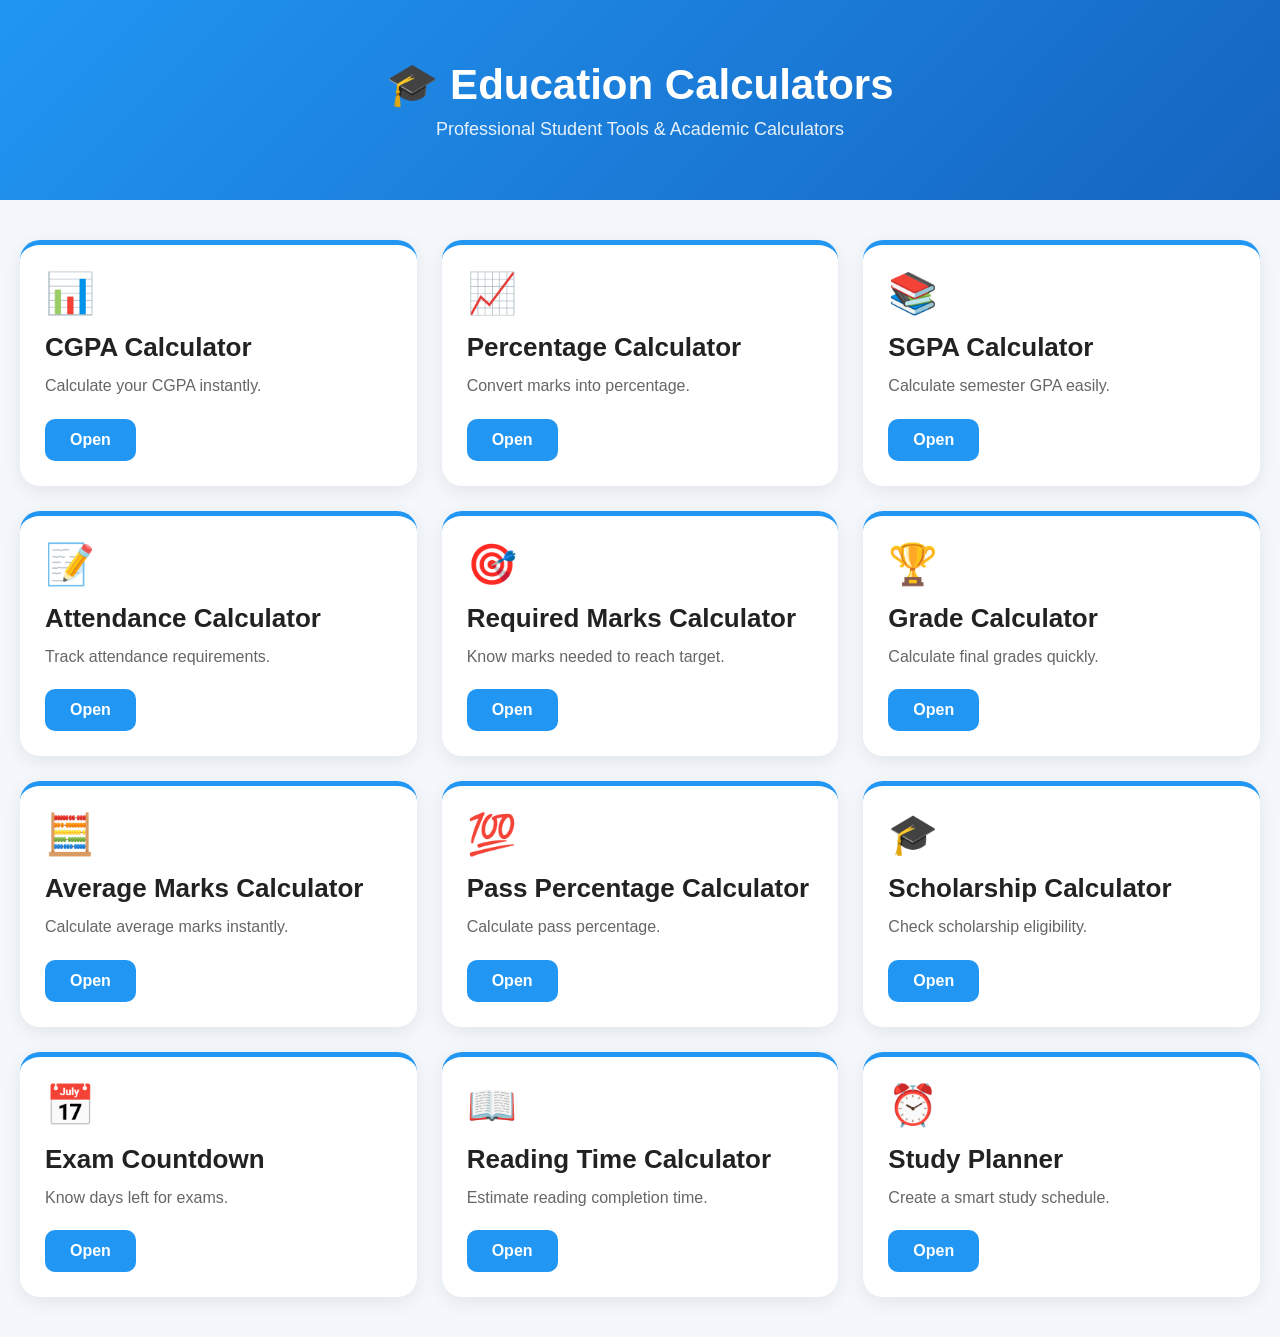
<file: education.html>
<!DOCTYPE html>
<html lang="en">
<head>
<meta charset="UTF-8">
<meta name="viewport" content="width=device-width, initial-scale=1.0">
<title>Education Calculators</title>

<style>

*{
margin:0;
padding:0;
box-sizing:border-box;
font-family:Arial,sans-serif;
}

body{
background:#f4f7fc;
}

.hero{
background:linear-gradient(135deg,#2196f3,#1565c0);
color:white;
text-align:center;
padding:60px 20px;
}

.hero h1{
font-size:42px;
margin-bottom:10px;
}

.hero p{
font-size:18px;
opacity:.9;
}

.container{
max-width:1300px;
margin:auto;
padding:40px 20px;
display:grid;
grid-template-columns:repeat(auto-fit,minmax(300px,1fr));
gap:25px;
}

.card{
background:white;
padding:25px;
border-radius:20px;
box-shadow:0 5px 20px rgba(0,0,0,.08);
border-top:5px solid #2196f3;
transition:.3s;
}

.card:hover{
transform:translateY(-8px);
box-shadow:0 15px 30px rgba(0,0,0,.15);
}

.icon{
font-size:40px;
margin-bottom:15px;
}

.card h3{
font-size:26px;
margin-bottom:10px;
color:#222;
}

.card p{
color:#666;
line-height:1.6;
margin-bottom:20px;
}

.btn{
display:inline-block;
padding:12px 25px;
background:#2196f3;
color:white;
text-decoration:none;
border-radius:10px;
font-weight:bold;
}

.btn:hover{
background:#1565c0;
}

</style>
</head>

<body>

<div class="hero">
<h1>🎓 Education Calculators</h1>
<p>Professional Student Tools & Academic Calculators</p>
</div>

<div class="container">

<div class="card">
<div class="icon">📊</div>
<h3>CGPA Calculator</h3>
<p>Calculate your CGPA instantly.</p>
<a href="CGPA.html" class="btn">Open</a>
</div>

<div class="card">
<div class="icon">📈</div>
<h3>Percentage Calculator</h3>
<p>Convert marks into percentage.</p>
<a href="percentage.html" class="btn">Open</a>
</div>

<div class="card">
<div class="icon">📚</div>
<h3>SGPA Calculator</h3>
<p>Calculate semester GPA easily.</p>
<a href="SGPA.html" class="btn">Open</a>
</div>

<div class="card">
<div class="icon">📝</div>
<h3>Attendance Calculator</h3>
<p>Track attendance requirements.</p>
<a href="attendance.html" class="btn">Open</a>
</div>

<div class="card">
<div class="icon">🎯</div>
<h3>Required Marks Calculator</h3>
<p>Know marks needed to reach target.</p>
<a href="requiredmarks.html" class="btn">Open</a>
</div>

<div class="card">
<div class="icon">🏆</div>
<h3>Grade Calculator</h3>
<p>Calculate final grades quickly.</p>
<a href="grade.html" class="btn">Open</a>
</div>

<div class="card">
<div class="icon">🧮</div>
<h3>Average Marks Calculator</h3>
<p>Calculate average marks instantly.</p>
<a href="averagemarks.html" class="btn">Open</a>
</div>

<div class="card">
<div class="icon">💯</div>
<h3>Pass Percentage Calculator</h3>
<p>Calculate pass percentage.</p>
<a href="passpercentage.html" class="btn">Open</a>
</div>

<div class="card">
<div class="icon">🎓</div>
<h3>Scholarship Calculator</h3>
<p>Check scholarship eligibility.</p>
<a href="scholarship.html" class="btn">Open</a>
</div>

<div class="card">
<div class="icon">📅</div>
<h3>Exam Countdown</h3>
<p>Know days left for exams.</p>
<a href="examcountdown.html" class="btn">Open</a>
</div>

<div class="card">
<div class="icon">📖</div>
<h3>Reading Time Calculator</h3>
<p>Estimate reading completion time.</p>
<a href="readingtime.html" class="btn">Open</a>
</div>

<div class="card">
<div class="icon">⏰</div>
<h3>Study Planner</h3>
<p>Create a smart study schedule.</p>
<a href="studyplanner.html" class="btn">Open</a>
</div>

</div>

</body>
</html>
</file>
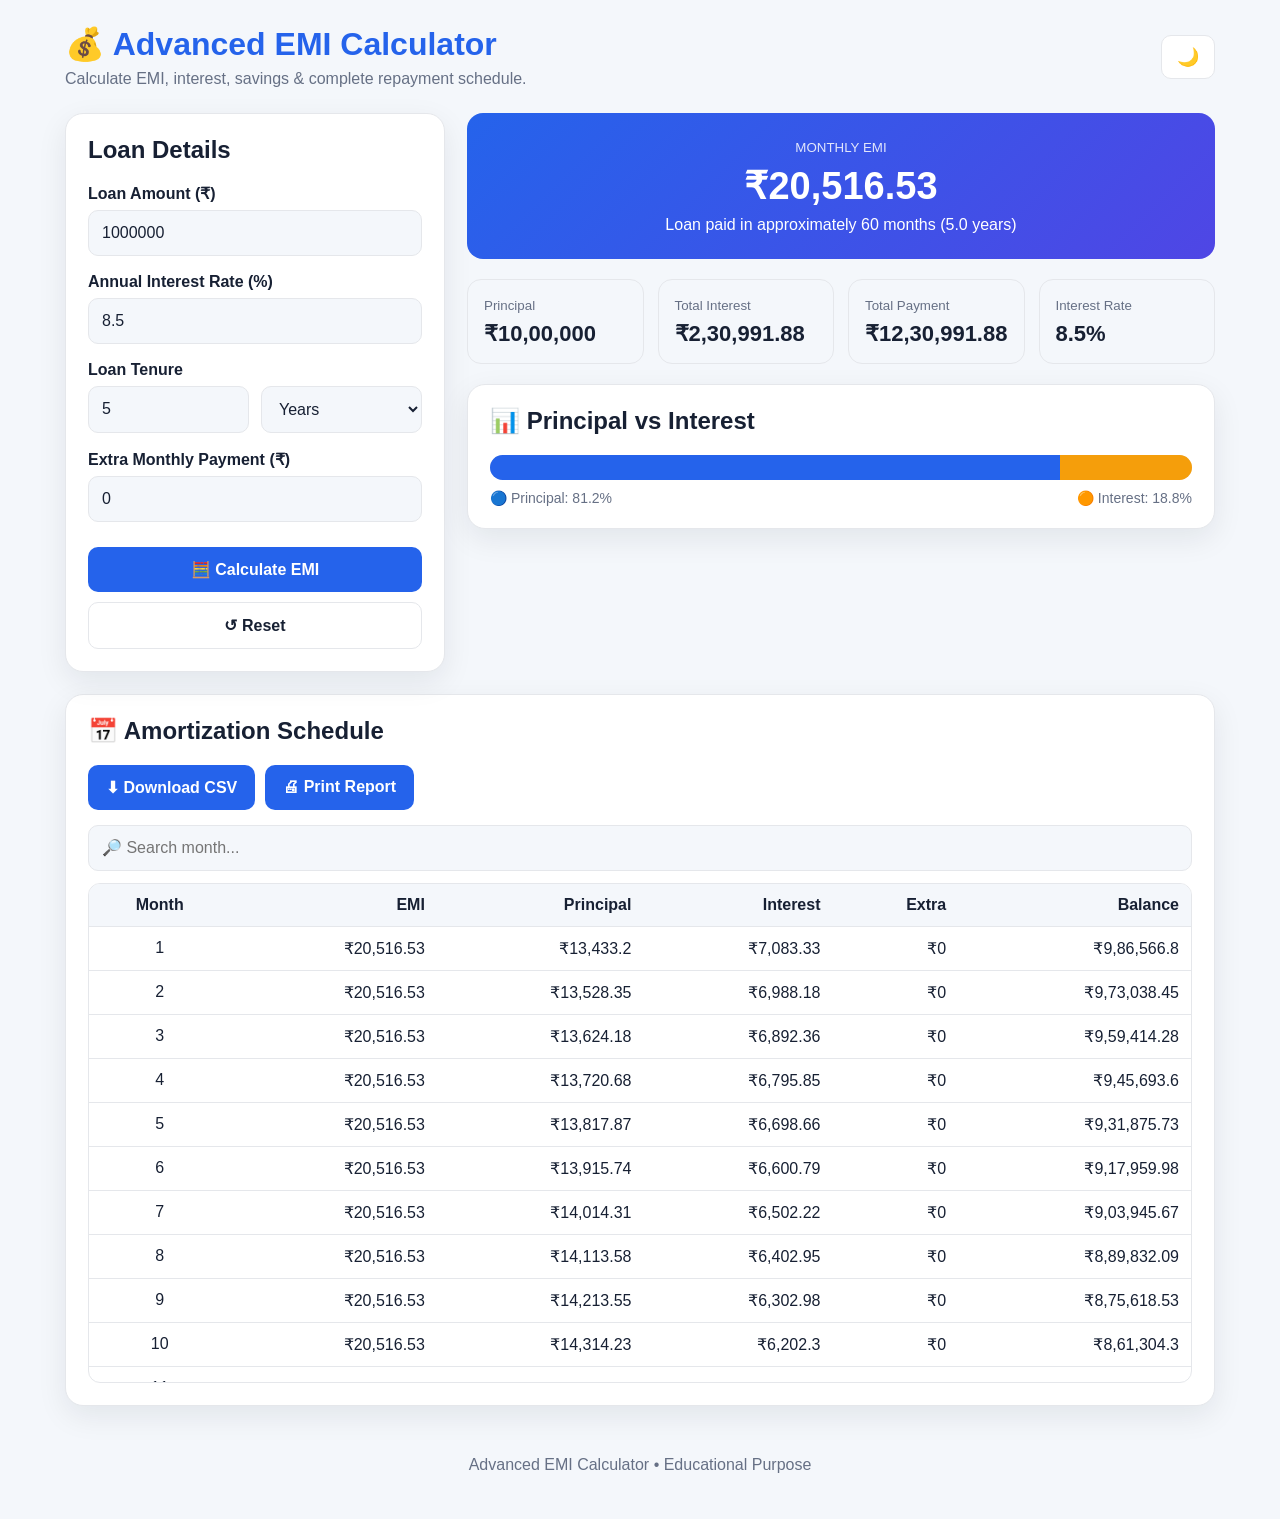
<file: emi.html>
<!DOCTYPE html>
<html lang="en">
<head>
<meta charset="UTF-8">
<meta name="viewport" content="width=device-width, initial-scale=1.0">

<title>Advanced EMI Calculator</title>

<style>

:root{
    --bg:#f4f7fb;
    --card:#ffffff;
    --text:#172033;
    --muted:#667085;
    --primary:#2563eb;
    --primary2:#1d4ed8;
    --border:#e5e7eb;
    --success:#16a34a;
    --danger:#dc2626;
    --shadow:0 10px 30px rgba(15,23,42,.08);
}

.dark{
    --bg:#0f172a;
    --card:#111827;
    --text:#f8fafc;
    --muted:#94a3b8;
    --border:#263244;
    --shadow:0 10px 30px rgba(0,0,0,.25);
}

*{
    box-sizing:border-box;
}

body{
    margin:0;
    font-family:Arial,Helvetica,sans-serif;
    background:var(--bg);
    color:var(--text);
    transition:.3s;
}

.container{
    max-width:1200px;
    margin:auto;
    padding:25px;
}

.header{
    display:flex;
    justify-content:space-between;
    align-items:center;
    gap:15px;
    margin-bottom:25px;
}

.header h1{
    margin:0;
    color:var(--primary);
}

.header p{
    color:var(--muted);
    margin:7px 0 0;
}

.theme-btn{
    border:1px solid var(--border);
    background:var(--card);
    color:var(--text);
    padding:10px 15px;
    border-radius:10px;
    cursor:pointer;
    font-size:18px;
}

.grid{
    display:grid;
    grid-template-columns:380px 1fr;
    gap:22px;
}

.card{
    background:var(--card);
    border:1px solid var(--border);
    border-radius:18px;
    padding:22px;
    box-shadow:var(--shadow);
}

.card h2{
    margin-top:0;
}

.form-group{
    margin-bottom:17px;
}

label{
    display:block;
    margin-bottom:7px;
    font-weight:bold;
}

input,
select{
    width:100%;
    padding:13px;
    border-radius:10px;
    border:1px solid var(--border);
    background:var(--bg);
    color:var(--text);
    font-size:16px;
    outline:none;
}

input:focus,
select:focus{
    border-color:var(--primary);
}

.row{
    display:grid;
    grid-template-columns:1fr 1fr;
    gap:12px;
}

button{
    border:none;
    border-radius:10px;
    padding:13px 18px;
    font-size:16px;
    cursor:pointer;
    font-weight:bold;
}

.calculate{
    width:100%;
    background:var(--primary);
    color:white;
    margin-top:8px;
}

.calculate:hover{
    background:var(--primary2);
}

.reset{
    width:100%;
    margin-top:10px;
    background:transparent;
    border:1px solid var(--border);
    color:var(--text);
}

.result-grid{
    display:grid;
    grid-template-columns:repeat(4,1fr);
    gap:14px;
    margin-bottom:20px;
}

.stat{
    background:var(--bg);
    border:1px solid var(--border);
    border-radius:14px;
    padding:16px;
}

.stat small{
    color:var(--muted);
}

.stat strong{
    display:block;
    margin-top:7px;
    font-size:22px;
}

.emi-box{
    text-align:center;
    background:linear-gradient(135deg,#2563eb,#4f46e5);
    color:white;
    border-radius:16px;
    padding:25px;
    margin-bottom:20px;
}

.emi-box small{
    opacity:.85;
}

.emi-box h2{
    font-size:38px;
    margin:8px 0;
}

.progress{
    width:100%;
    height:25px;
    background:var(--border);
    border-radius:30px;
    overflow:hidden;
    display:flex;
}

.principal-bar{
    background:#2563eb;
}

.interest-bar{
    background:#f59e0b;
}

.legend{
    display:flex;
    justify-content:space-between;
    margin-top:10px;
    color:var(--muted);
    font-size:14px;
}

.saving{
    margin-top:18px;
    padding:15px;
    border-radius:12px;
    background:rgba(22,163,74,.1);
    color:var(--success);
    font-weight:bold;
}

.table-wrapper{
    overflow:auto;
    max-height:500px;
    border:1px solid var(--border);
    border-radius:12px;
}

table{
    width:100%;
    border-collapse:collapse;
    min-width:750px;
}

th,td{
    padding:12px;
    border-bottom:1px solid var(--border);
    text-align:right;
}

th{
    background:var(--bg);
    position:sticky;
    top:0;
    z-index:1;
}

th:first-child,
td:first-child{
    text-align:center;
}

.actions{
    display:flex;
    gap:10px;
    flex-wrap:wrap;
    margin:15px 0;
}

.action-btn{
    background:var(--primary);
    color:white;
}

.search{
    margin-bottom:12px;
}

.error{
    color:var(--danger);
    font-size:14px;
    margin-top:5px;
}

footer{
    text-align:center;
    color:var(--muted);
    margin-top:30px;
    padding:20px;
}

@media(max-width:900px){

    .grid{
        grid-template-columns:1fr;
    }

    .result-grid{
        grid-template-columns:1fr 1fr;
    }

}

@media(max-width:550px){

    .container{
        padding:14px;
    }

    .header{
        align-items:flex-start;
    }

    .header h1{
        font-size:25px;
    }

    .result-grid{
        grid-template-columns:1fr;
    }

    .row{
        grid-template-columns:1fr;
    }

    .emi-box h2{
        font-size:30px;
    }

}

@media print{

    .form-card,
    .theme-btn,
    .actions,
    footer{
        display:none !important;
    }

    body{
        background:white;
        color:black;
    }

    .grid{
        display:block;
    }

    .card{
        box-shadow:none;
        border:none;
    }

}

</style>
</head>

<body>

<div class="container">

<header class="header">

<div>
<h1>💰 Advanced EMI Calculator</h1>
<p>Calculate EMI, interest, savings & complete repayment schedule.</p>
</div>

<button class="theme-btn" onclick="toggleTheme()" id="themeBtn">
🌙
</button>

</header>


<div class="grid">


<!-- INPUT SECTION -->

<div class="card form-card">

<h2>Loan Details</h2>

<div class="form-group">

<label>Loan Amount (₹)</label>

<input
type="number"
id="loan"
value="1000000"
min="1"
placeholder="Example: 1000000"
>

</div>


<div class="form-group">

<label>Annual Interest Rate (%)</label>

<input
type="number"
id="rate"
value="8.5"
min="0"
step="0.01"
placeholder="Example: 8.5"
>

</div>


<div class="form-group">

<label>Loan Tenure</label>

<div class="row">

<input
type="number"
id="tenure"
value="5"
min="1"
placeholder="Tenure"
>

<select id="tenureType">

<option value="years">Years</option>
<option value="months">Months</option>

</select>

</div>

</div>


<div class="form-group">

<label>Extra Monthly Payment (₹)</label>

<input
type="number"
id="extra"
value="0"
min="0"
placeholder="Optional"
>

</div>


<button class="calculate" onclick="calculateEMI()">
🧮 Calculate EMI
</button>

<button class="reset" onclick="resetCalculator()">
↺ Reset
</button>

</div>


<!-- RESULT SECTION -->

<div>

<div class="emi-box">

<small>MONTHLY EMI</small>

<h2 id="emi">₹0</h2>

<span id="tenureDisplay">
Loan tenure: —
</span>

</div>


<div class="result-grid">

<div class="stat">
<small>Principal</small>
<strong id="principal">₹0</strong>
</div>

<div class="stat">
<small>Total Interest</small>
<strong id="interest">₹0</strong>
</div>

<div class="stat">
<small>Total Payment</small>
<strong id="total">₹0</strong>
</div>

<div class="stat">
<small>Interest Rate</small>
<strong id="rateDisplay">0%</strong>
</div>

</div>


<div class="card">

<h2>📊 Principal vs Interest</h2>

<div class="progress">

<div
class="principal-bar"
id="principalBar">
</div>

<div
class="interest-bar"
id="interestBar">
</div>

</div>

<div class="legend">

<span>
🔵 Principal:
<span id="principalPercent">0%</span>
</span>

<span>
🟠 Interest:
<span id="interestPercent">0%</span>
</span>

</div>

<div
class="saving"
id="savingBox"
style="display:none">
</div>

</div>

</div>

</div>


<!-- AMORTIZATION -->

<div class="card" style="margin-top:22px">

<h2>📅 Amortization Schedule</h2>

<div class="actions">

<button
class="action-btn"
onclick="downloadCSV()">
⬇ Download CSV
</button>

<button
class="action-btn"
onclick="window.print()">
🖨 Print Report
</button>

</div>

<input
class="search"
type="text"
id="search"
placeholder="🔎 Search month..."
oninput="filterTable()"
>

<div class="table-wrapper">

<table>

<thead>

<tr>

<th>Month</th>
<th>EMI</th>
<th>Principal</th>
<th>Interest</th>
<th>Extra</th>
<th>Balance</th>

</tr>

</thead>

<tbody id="scheduleBody">

<tr>

<td colspan="6">
Calculate EMI to see schedule.
</td>

</tr>

</tbody>

</table>

</div>

</div>


<footer>

Advanced EMI Calculator • Educational Purpose

</footer>

</div>


<script>

let schedule = [];
let originalData = null;


/* FORMAT MONEY */

function money(value){

return "₹" + Number(value).toLocaleString(
"en-IN",
{
maximumFractionDigits:2
}
);

}


/* CALCULATE EMI */

function calculateEMI(){

const P = parseFloat(
document.getElementById("loan").value
);

const annualRate = parseFloat(
document.getElementById("rate").value
);

const tenure = parseFloat(
document.getElementById("tenure").value
);

const type = document.getElementById(
"tenureType"
).value;

const extra = parseFloat(
document.getElementById("extra").value
) || 0;


if(!P || P <= 0){

alert("Please enter a valid loan amount.");

return;

}

if(isNaN(annualRate) || annualRate < 0){

alert("Please enter a valid interest rate.");

return;

}

if(!tenure || tenure <= 0){

alert("Please enter a valid loan tenure.");

return;

}


let N;

if(type === "years"){

N = Math.round(tenure * 12);

}else{

N = Math.round(tenure);

}


const monthlyRate = annualRate / 12 / 100;


/* ZERO INTEREST */

let EMI;

if(monthlyRate === 0){

EMI = P / N;

}else{

EMI =
(P *
monthlyRate *
Math.pow(1 + monthlyRate,N))
/
(
Math.pow(1 + monthlyRate,N) - 1
);

}


let balance = P;
let totalInterest = 0;
let totalPayment = 0;

schedule = [];


/* AMORTIZATION LOOP */

for(let month=1; month<=N && balance > 0.01; month++){

let interest = balance * monthlyRate;

let principal = EMI - interest;

if(principal > balance){

principal = balance;

}

let payment = principal + interest;

let extraPayment = Math.min(
extra,
Math.max(0,balance-principal)
);

balance -= principal + extraPayment;

if(balance < 0){

balance = 0;

}

totalInterest += interest;

totalPayment += payment + extraPayment;


schedule.push({

month:month,

emi:payment,

principal:principal,

interest:interest,

extra:extraPayment,

balance:balance

});

}


/* SAVE ORIGINAL */

originalData = {

P:P,
rate:annualRate,
EMI:EMI,
totalInterest:totalInterest,
totalPayment:totalPayment,
months:schedule.length

};


/* UPDATE UI */

document.getElementById("emi").textContent =
money(EMI + extra);

document.getElementById("principal").textContent =
money(P);

document.getElementById("interest").textContent =
money(totalInterest);

document.getElementById("total").textContent =
money(totalPayment);

document.getElementById("rateDisplay").textContent =
annualRate + "%";

document.getElementById("tenureDisplay").textContent =
"Loan paid in approximately " +
schedule.length +
" months (" +
(schedule.length / 12).toFixed(1) +
" years)";


/* PROGRESS */

const principalPercent =
(P / totalPayment) * 100;

const interestPercent =
(totalInterest / totalPayment) * 100;

document.getElementById(
"principalBar"
).style.width =
principalPercent + "%";

document.getElementById(
"interestBar"
).style.width =
interestPercent + "%";

document.getElementById(
"principalPercent"
).textContent =
principalPercent.toFixed(1) + "%";

document.getElementById(
"interestPercent"
).textContent =
interestPercent.toFixed(1) + "%";


/* PREPAYMENT SAVING */

const savingBox =
document.getElementById("savingBox");

if(extra > 0){

/*
Calculate EMI without extra
*/

let normalBalance = P;
let normalInterest = 0;

for(let m=1;m<=N && normalBalance>0.01;m++){

let interest =
normalBalance * monthlyRate;

let principal =
EMI - interest;

if(principal > normalBalance){

principal = normalBalance;

}

normalBalance -= principal;

normalInterest += interest;

}

const interestSaved =
normalInterest - totalInterest;

const monthsSaved =
N - schedule.length;

savingBox.style.display = "block";

savingBox.innerHTML =

"💚 With extra payment: You save approximately " +

money(interestSaved) +

" in interest and finish " +

monthsSaved +

" month(s) earlier.";

}else{

savingBox.style.display = "none";

}


renderSchedule();

}


/* RENDER TABLE */

function renderSchedule(){

const body =
document.getElementById("scheduleBody");

body.innerHTML = "";

schedule.forEach(row => {

const tr =
document.createElement("tr");

tr.innerHTML = `

<td>${row.month}</td>

<td>${money(row.emi)}</td>

<td>${money(row.principal)}</td>

<td>${money(row.interest)}</td>

<td>${money(row.extra)}</td>

<td>${money(row.balance)}</td>

`;

body.appendChild(tr);

});

}


/* SEARCH */

function filterTable(){

const search =
document.getElementById("search")
.value
.toLowerCase();

const rows =
document.querySelectorAll(
"#scheduleBody tr"
);

rows.forEach(row => {

row.style.display =
row.textContent
.toLowerCase()
.includes(search)
? ""
: "none";

});

}


/* CSV DOWNLOAD */

function downloadCSV(){

if(schedule.length === 0){

alert("Please calculate EMI first.");

return;

}

let csv =
"Month,EMI,Principal,Interest,Extra Payment,Balance\n";

schedule.forEach(row => {

csv +=
`${row.month},${row.emi.toFixed(2)},${row.principal.toFixed(2)},${row.interest.toFixed(2)},${row.extra.toFixed(2)},${row.balance.toFixed(2)}\n`;

});


const blob =
new Blob([csv],{
type:"text/csv"
});

const url =
URL.createObjectURL(blob);

const a =
document.createElement("a");

a.href = url;

a.download =
"emi-amortization-schedule.csv";

a.click();

URL.revokeObjectURL(url);

}


/* RESET */

function resetCalculator(){

document.getElementById("loan").value = "";
document.getElementById("rate").value = "";
document.getElementById("tenure").value = "";
document.getElementById("extra").value = "0";

document.getElementById("emi").textContent =
"₹0";

document.getElementById("principal").textContent =
"₹0";

document.getElementById("interest").textContent =
"₹0";

document.getElementById("total").textContent =
"₹0";

document.getElementById("rateDisplay").textContent =
"0%";

document.getElementById("tenureDisplay").textContent =
"Loan tenure: —";

document.getElementById("scheduleBody").innerHTML = `

<tr>
<td colspan="6">
Calculate EMI to see schedule.
</td>
</tr>

`;

schedule = [];

}


/* DARK MODE */

function toggleTheme(){

document.body.classList.toggle("dark");

const dark =
document.body.classList.contains("dark");

document.getElementById("themeBtn")
.textContent =
dark ? "☀️" : "🌙";

localStorage.setItem(
"emiTheme",
dark ? "dark" : "light"
);

}


/* LOAD THEME */

if(localStorage.getItem("emiTheme") === "dark"){

document.body.classList.add("dark");

document.getElementById("themeBtn")
.textContent = "☀️";

}


/* ENTER KEY */

document.addEventListener(
"keydown",
function(event){

if(event.key === "Enter"){

calculateEMI();

}

});


/* AUTO CALCULATE */

calculateEMI();

</script>

</body>
</html>
</file>
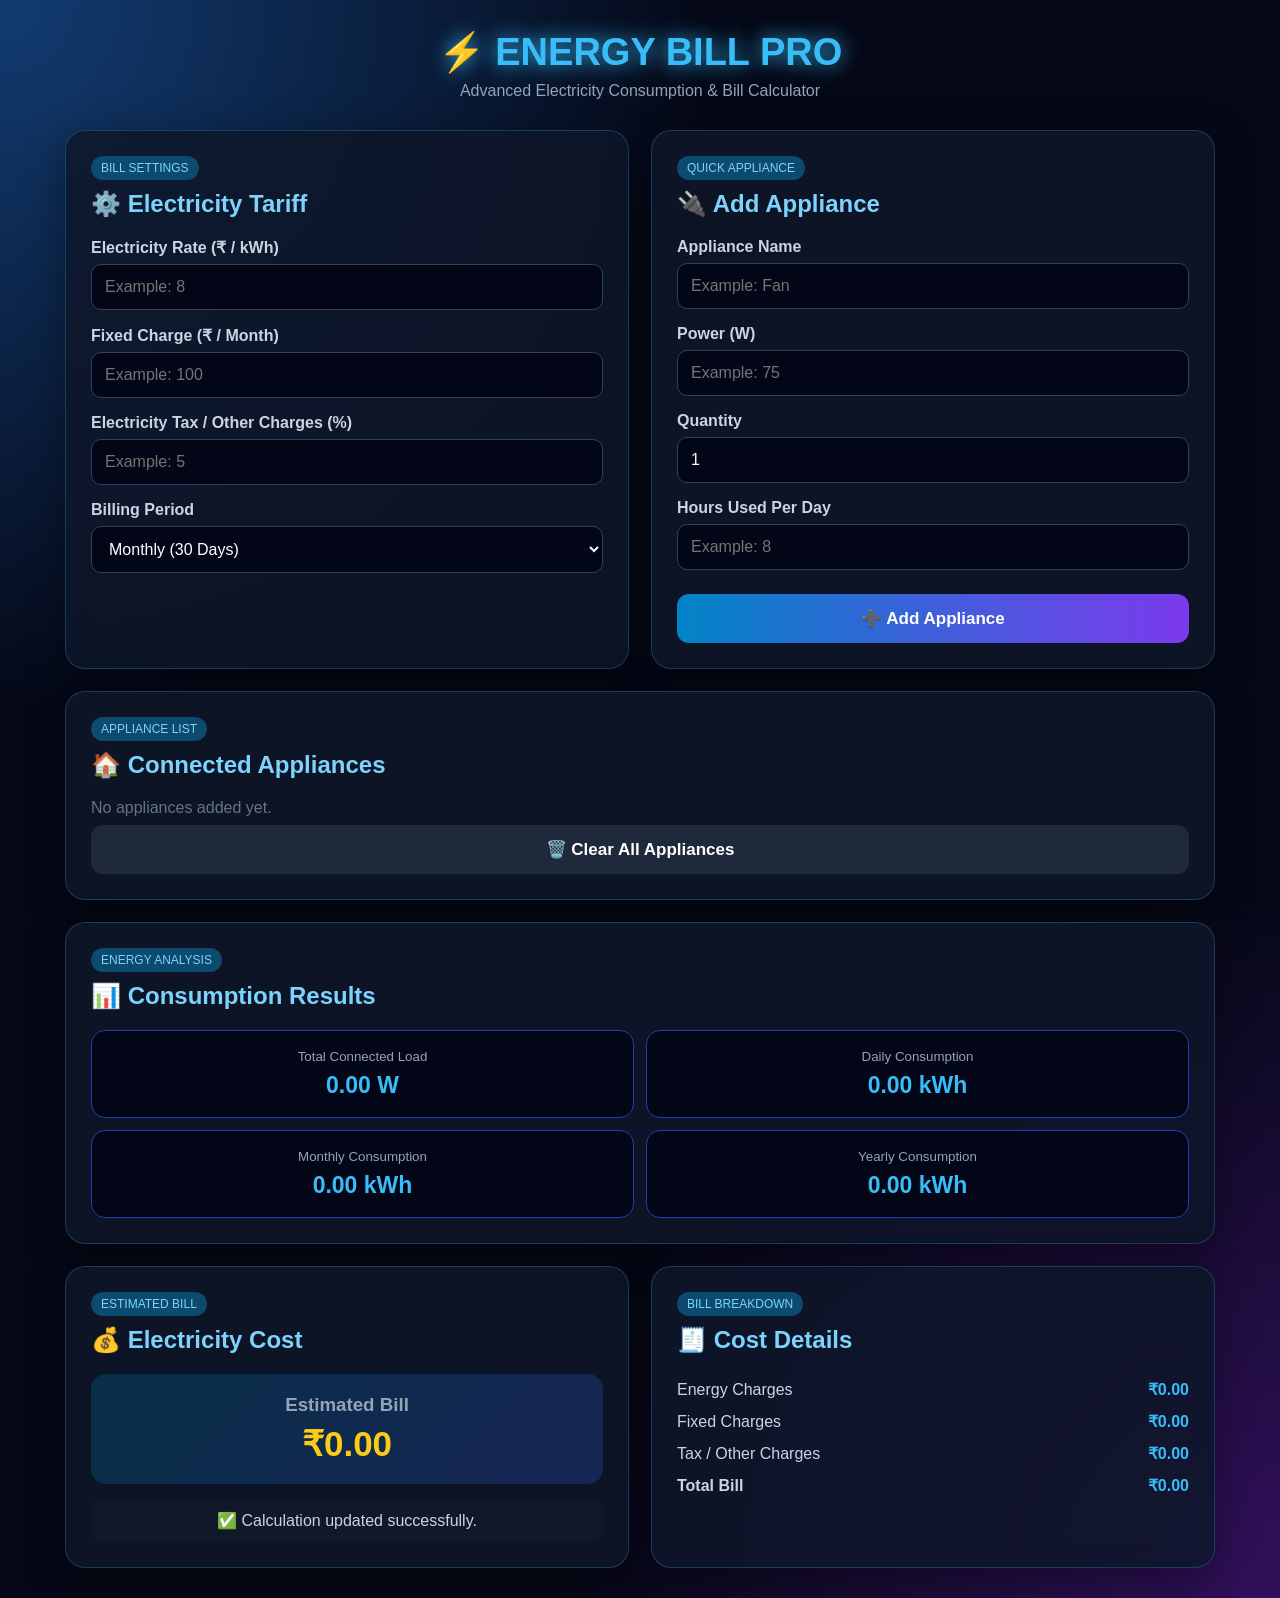
<file: energybill.html>
<!DOCTYPE html>
<html lang="en">

<head>

<meta charset="UTF-8">

<meta name="viewport"
content="width=device-width, initial-scale=1.0">

<title>⚡ Energy Bill Pro Calculator</title>

<style>

*{
    box-sizing:border-box;
    margin:0;
    padding:0;
}

body{

    font-family:Arial,sans-serif;

    min-height:100vh;

    color:white;

    background:
    radial-gradient(
        circle at top left,
        #123c72,
        transparent 35%
    ),
    radial-gradient(
        circle at bottom right,
        #32105c,
        transparent 35%
    ),
    #050816;

    padding:30px;
}


.container{

    max-width:1150px;

    margin:auto;
}


header{

    text-align:center;

    margin-bottom:30px;
}


header h1{

    font-size:38px;

    color:#38bdf8;

    text-shadow:
    0 0 20px #38bdf8;
}


header p{

    color:#94a3b8;

    margin-top:8px;
}


.grid{

    display:grid;

    grid-template-columns:
    1fr 1fr;

    gap:22px;
}


.card{

    background:
    rgba(15,23,42,.85);

    border:
    1px solid
    rgba(56,189,248,.25);

    border-radius:20px;

    padding:25px;

    box-shadow:
    0 10px 40px
    rgba(0,0,0,.4);

    backdrop-filter:blur(15px);
}


.card h2{

    color:#7dd3fc;

    margin-bottom:20px;
}


.badge{

    display:inline-block;

    padding:5px 10px;

    border-radius:20px;

    background:#0c4a6e;

    color:#7dd3fc;

    font-size:12px;

    margin-bottom:10px;
}


.input-group{

    margin-bottom:16px;
}


label{

    display:block;

    color:#cbd5e1;

    margin-bottom:7px;

    font-weight:bold;
}


input,
select{

    width:100%;

    padding:13px;

    border-radius:10px;

    border:
    1px solid #334155;

    background:#020617;

    color:white;

    font-size:16px;

    outline:none;
}


input:focus,
select:focus{

    border-color:#38bdf8;

    box-shadow:
    0 0 12px
    rgba(56,189,248,.3);
}


button{

    width:100%;

    padding:14px;

    border:0;

    border-radius:12px;

    background:
    linear-gradient(
        90deg,
        #0284c7,
        #7c3aed
    );

    color:white;

    font-size:17px;

    font-weight:bold;

    cursor:pointer;

    margin-top:8px;
}


button:hover{

    opacity:.9;

    transform:translateY(-1px);
}


.reset{

    background:#1e293b;
}


.appliances{

    display:grid;

    grid-template-columns:
    1fr 1fr;

    gap:12px;

    margin-top:15px;
}


.appliance{

    background:#020617;

    border:
    1px solid #1e3a5f;

    border-radius:12px;

    padding:15px;
}


.appliance h3{

    color:#38bdf8;

    margin-bottom:12px;

}


.remove{

    background:#7f1d1d;

    font-size:13px;

    padding:9px;

}


.results{

    display:grid;

    grid-template-columns:
    1fr 1fr;

    gap:12px;
}


.result-box{

    background:#020617;

    border:
    1px solid #1e40af;

    border-radius:14px;

    padding:18px;

    text-align:center;
}


.result-box small{

    display:block;

    color:#94a3b8;

    margin-bottom:8px;
}


.result-box strong{

    font-size:23px;

    color:#38bdf8;
}


.bill{

    margin-top:20px;

    padding:20px;

    border-radius:15px;

    background:
    linear-gradient(
        135deg,
        #082f49,
        #172554
    );

    text-align:center;
}


.bill h3{

    color:#94a3b8;

    margin-bottom:8px;
}


.bill-value{

    font-size:35px;

    color:#facc15;

    font-weight:bold;
}


.status{

    margin-top:15px;

    padding:12px;

    border-radius:10px;

    background:#111827;

    color:#cbd5e1;

    text-align:center;
}


.full{

    grid-column:
    1 / -1;
}


.breakdown{

    line-height:2;

    color:#cbd5e1;
}


.breakdown span{

    float:right;

    color:#38bdf8;

    font-weight:bold;
}


@media(max-width:750px){

    body{
        padding:15px;
    }

    .grid{
        grid-template-columns:1fr;
    }

    .full{
        grid-column:auto;
    }

    .appliances{
        grid-template-columns:1fr;
    }

    .results{
        grid-template-columns:1fr;
    }

    header h1{
        font-size:28px;
    }

}

</style>

</head>


<body>


<div class="container">


<header>

<h1>
⚡ ENERGY BILL PRO
</h1>

<p>
Advanced Electricity Consumption & Bill Calculator
</p>

</header>



<div class="grid">



<!-- SETTINGS -->

<div class="card">

<span class="badge">
BILL SETTINGS
</span>

<h2>
⚙️ Electricity Tariff
</h2>


<div class="input-group">

<label>
Electricity Rate (₹ / kWh)
</label>

<input
type="number"
id="rate"
placeholder="Example: 8"
min="0"
step="any"
inputmode="decimal"
>

</div>


<div class="input-group">

<label>
Fixed Charge (₹ / Month)
</label>

<input
type="number"
id="fixedCharge"
placeholder="Example: 100"
min="0"
step="any"
inputmode="decimal"
>

</div>


<div class="input-group">

<label>
Electricity Tax / Other Charges (%)
</label>

<input
type="number"
id="tax"
placeholder="Example: 5"
min="0"
step="any"
inputmode="decimal"
>

</div>


<div class="input-group">

<label>
Billing Period</label>

<select id="period">

<option value="1">
Daily
</option>

<option value="30" selected>
Monthly (30 Days)
</option>

<option value="365">
Yearly (365 Days)
</option>

</select>

</div>


</div>




<!-- QUICK APPLIANCE -->

<div class="card">

<span class="badge">
QUICK APPLIANCE
</span>

<h2>
🔌 Add Appliance
</h2>


<div class="input-group">

<label>
Appliance Name
</label>

<input
type="text"
id="applianceName"
placeholder="Example: Fan"
>

</div>


<div class="input-group">

<label>
Power (W)
</label>

<input
type="number"
id="appliancePower"
placeholder="Example: 75"
min="0"
step="any"
inputmode="decimal"
>

</div>


<div class="input-group">

<label>
Quantity
</label>

<input
type="number"
id="quantity"
placeholder="Example: 2"
value="1"
min="1"
step="1"
inputmode="numeric"
>

</div>


<div class="input-group">

<label>
Hours Used Per Day
</label>

<input
type="number"
id="applianceHours"
placeholder="Example: 8"
min="0"
step="any"
inputmode="decimal"
>

</div>


<button onclick="addAppliance()">

➕ Add Appliance

</button>


</div>




<!-- APPLIANCE LIST -->

<div class="card full">

<span class="badge">
APPLIANCE LIST
</span>

<h2>
🏠 Connected Appliances
</h2>


<div
id="appliances"
class="appliances"
>

<p style="color:#64748b;">
No appliances added yet.
</p>

</div>


<button
class="reset"
onclick="clearAppliances()"
>

🗑️ Clear All Appliances

</button>

</div>




<!-- RESULTS -->

<div class="card full">

<span class="badge">
ENERGY ANALYSIS
</span>

<h2>
📊 Consumption Results
</h2>


<div class="results">


<div class="result-box">

<small>
Total Connected Load
</small>

<strong id="totalLoad">
0 W
</strong>

</div>


<div class="result-box">

<small>
Daily Consumption
</small>

<strong id="dailyUnits">
0 kWh
</strong>

</div>


<div class="result-box">

<small>
Monthly Consumption
</small>

<strong id="monthlyUnits">
0 kWh
</strong>

</div>


<div class="result-box">

<small>
Yearly Consumption
</small>

<strong id="yearlyUnits">
0 kWh
</strong>

</div>


</div>


</div>




<!-- BILL -->

<div class="card">

<span class="badge">
ESTIMATED BILL
</span>

<h2>
💰 Electricity Cost
</h2>


<div class="bill">

<h3>
Estimated Bill
</h3>

<div
class="bill-value"
id="bill"
>
₹0.00
</div>

</div>


<div
class="status"
id="status"
>

Add appliances and enter tariff details.

</div>


</div>




<!-- BREAKDOWN -->

<div class="card">

<span class="badge">
BILL BREAKDOWN
</span>

<h2>
🧾 Cost Details
</h2>


<div class="breakdown">

Energy Charges

<span id="energyCost">
₹0.00
</span>

<br>


Fixed Charges

<span id="fixedCost">
₹0.00
</span>

<br>


Tax / Other Charges

<span id="taxCost">
₹0.00
</span>

<br>


<b>
Total Bill
</b>

<span id="totalCost">
₹0.00
</span>

</div>


</div>



</div>

</div>



<script>


/* ======================================
   DATA
====================================== */


let appliances = [];



/* ======================================
   INPUT PROTECTION
====================================== */


const numericIds = [

    "rate",

    "fixedCharge",

    "tax",

    "appliancePower",

    "quantity",

    "applianceHours"

];


numericIds.forEach(function(id){

    const input =
        document.getElementById(id);


    input.addEventListener(
        "keydown",
        function(event){

            if(
                event.key === "-" ||
                event.key === "e" ||
                event.key === "E"
            ){

                event.preventDefault();

            }


            if(event.key === "Enter"){

                if(id === "applianceHours"){

                    addAppliance();

                }else{

                    calculate();

                }

            }

        }
    );


    input.addEventListener(
        "input",
        function(){

            let value =
                this.value;


            value =
                value.replace(/-/g,"");


            value =
                value.replace(
                    /[eE]/g,
                    ""
                );


            value =
                value.replace(
                    /[^0-9.]/g,
                    ""
                );


            let parts =
                value.split(".");


            if(parts.length > 2){

                value =
                    parts[0] +
                    "." +
                    parts.slice(1).join("");

            }


            this.value =
                value;

        }
    );

});



/* ======================================
   ADD APPLIANCE
====================================== */


function addAppliance(){


    let name =
        document.getElementById(
            "applianceName"
        ).value.trim();


    let power =
        parseFloat(
            document.getElementById(
                "appliancePower"
            ).value
        );


    let quantity =
        parseFloat(
            document.getElementById(
                "quantity"
            ).value
        );


    let hours =
        parseFloat(
            document.getElementById(
                "applianceHours"
            ).value
        );



    if(name === ""){

        name = "Appliance";

    }


    if(
        isNaN(power) ||
        isNaN(quantity) ||
        isNaN(hours)
    ){

        showStatus(
            "⚠️ Please enter appliance power, quantity and hours."
        );

        return;

    }


    if(power < 0 ||
       quantity <= 0 ||
       hours < 0){

        showStatus(
            "⚠️ Values cannot be negative."
        );

        return;

    }


    if(hours > 24){

        showStatus(
            "⚠️ Hours per day cannot exceed 24."
        );

        return;

    }



    appliances.push({

        name:name,

        power:power,

        quantity:quantity,

        hours:hours

    });


    document.getElementById(
        "applianceName"
    ).value = "";


    document.getElementById(
        "appliancePower"
    ).value = "";


    document.getElementById(
        "quantity"
    ).value = "1";


    document.getElementById(
        "applianceHours"
    ).value = "";


    renderAppliances();

    calculate();

}



/* ======================================
   DISPLAY APPLIANCES
====================================== */


function renderAppliances(){


    const box =
        document.getElementById(
            "appliances"
        );


    box.innerHTML = "";


    if(appliances.length === 0){

        box.innerHTML = `
        <p style="color:#64748b;">
        No appliances added yet.
        </p>
        `;

        return;

    }



    appliances.forEach(
        function(item,index){

            let daily =
                (
                    item.power *
                    item.quantity *
                    item.hours
                ) / 1000;


            let div =
                document.createElement(
                    "div"
                );


            div.className =
                "appliance";


            div.innerHTML = `

                <h3>
                ⚡ ${escapeHTML(item.name)}
                </h3>

                <p>
                Power:
                ${format(item.power)} W
                </p>

                <p>
                Quantity:
                ${item.quantity}
                </p>

                <p>
                Usage:
                ${item.hours} h/day
                </p>

                <p>
                Daily:
                ${format(daily)} kWh
                </p>

                <button
                class="remove"
                onclick="removeAppliance(${index})"
                >
                ❌ Remove
                </button>

            `;


            box.appendChild(div);

        }
    );

}



/* ======================================
   REMOVE
====================================== */


function removeAppliance(index){

    appliances.splice(index,1);

    renderAppliances();

    calculate();

}



/* ======================================
   CALCULATE
====================================== */


function calculate(){


    let rate =
        parseFloat(
            document.getElementById(
                "rate"
            ).value
        );


    let fixed =
        parseFloat(
            document.getElementById(
                "fixedCharge"
            ).value
        );


    let tax =
        parseFloat(
            document.getElementById(
                "tax"
            ).value
        );


    if(isNaN(rate))
        rate = 0;


    if(isNaN(fixed))
        fixed = 0;


    if(isNaN(tax))
        tax = 0;



    let totalLoad = 0;

    let daily = 0;



    appliances.forEach(
        function(item){

            totalLoad +=
                item.power *
                item.quantity;


            daily +=
                (
                    item.power *
                    item.quantity *
                    item.hours
                ) / 1000;

        }
    );



    let monthly =
        daily * 30;


    let yearly =
        daily * 365;



    /*
      Energy charge
    */


    let energyCost =
        monthly * rate;



    /*
      Tax
    */


    let taxCost =
        (
            energyCost *
            tax
        ) / 100;



    /*
      Total monthly bill
    */


    let total =
        energyCost +
        fixed +
        taxCost;



    /*
      Display
    */


    document.getElementById(
        "totalLoad"
    ).innerText =
        format(totalLoad) + " W";


    document.getElementById(
        "dailyUnits"
    ).innerText =
        format(daily) + " kWh";


    document.getElementById(
        "monthlyUnits"
    ).innerText =
        format(monthly) + " kWh";


    document.getElementById(
        "yearlyUnits"
    ).innerText =
        format(yearly) + " kWh";


    document.getElementById(
        "energyCost"
    ).innerText =
        "₹" + totalNumber(energyCost);


    document.getElementById(
        "fixedCost"
    ).innerText =
        "₹" + totalNumber(fixed);


    document.getElementById(
        "taxCost"
    ).innerText =
        "₹" + totalNumber(taxCost);


    document.getElementById(
        "totalCost"
    ).innerText =
        "₹" + totalNumber(total);


    document.getElementById(
        "bill"
    ).innerText =
        "₹" + totalNumber(total);


    showStatus(
        "✅ Calculation updated successfully."
    );

}



/* ======================================
   CLEAR
====================================== */


function clearAppliances(){

    appliances = [];

    renderAppliances();

    calculate();

}



/* ======================================
   FORMAT
====================================== */


function format(number){

    return Number(number)
        .toFixed(2);

}


function totalNumber(number){

    return Number(number)
        .toFixed(2);

}



/* ======================================
   STATUS
====================================== */


function showStatus(text){

    document.getElementById(
        "status"
    ).innerText = text;

}



/* ======================================
   SECURITY
====================================== */


function escapeHTML(text){

    return text
        .replace(/&/g,"&amp;")
        .replace(/</g,"&lt;")
        .replace(/>/g,"&gt;")
        .replace(/"/g,"&quot;")
        .replace(/'/g,"&#039;");

}



/* ======================================
   INITIAL CALCULATION
====================================== */


renderAppliances();

calculate();


</script>


</body>

</html>
</file>
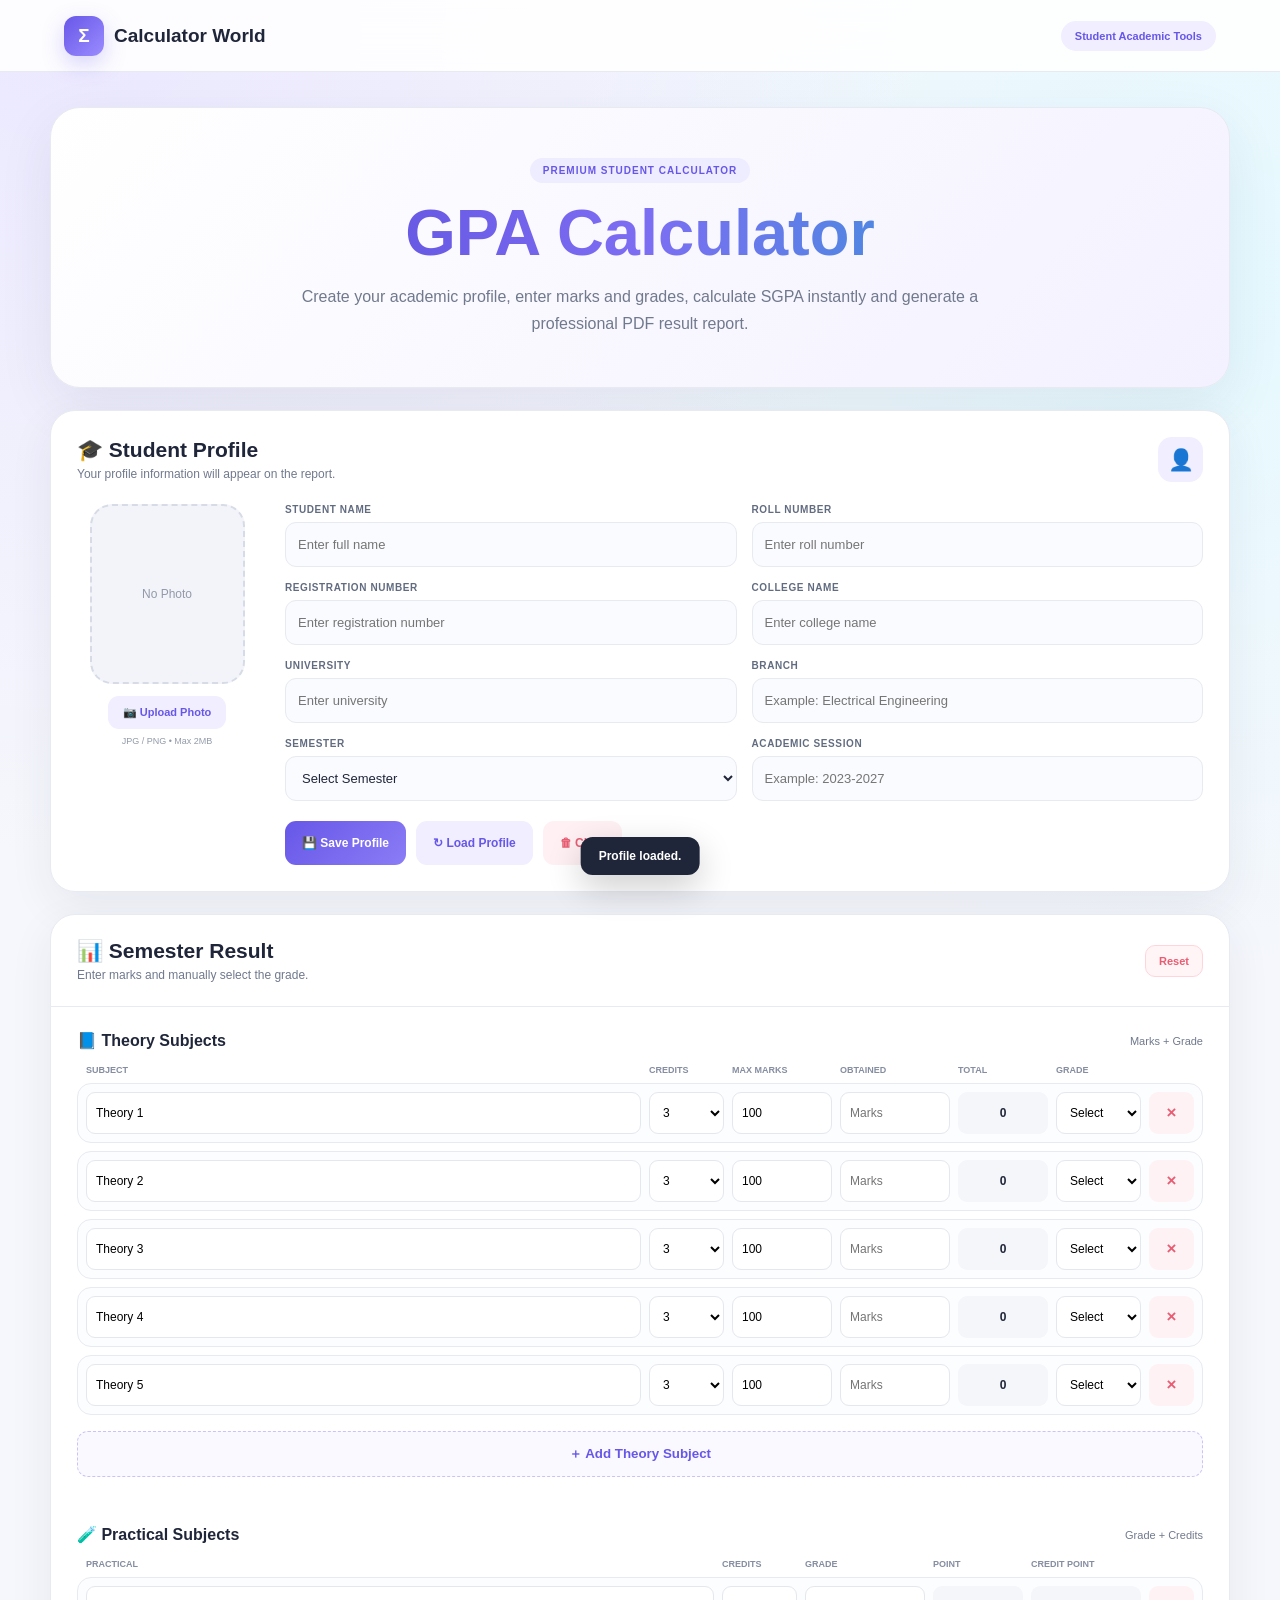
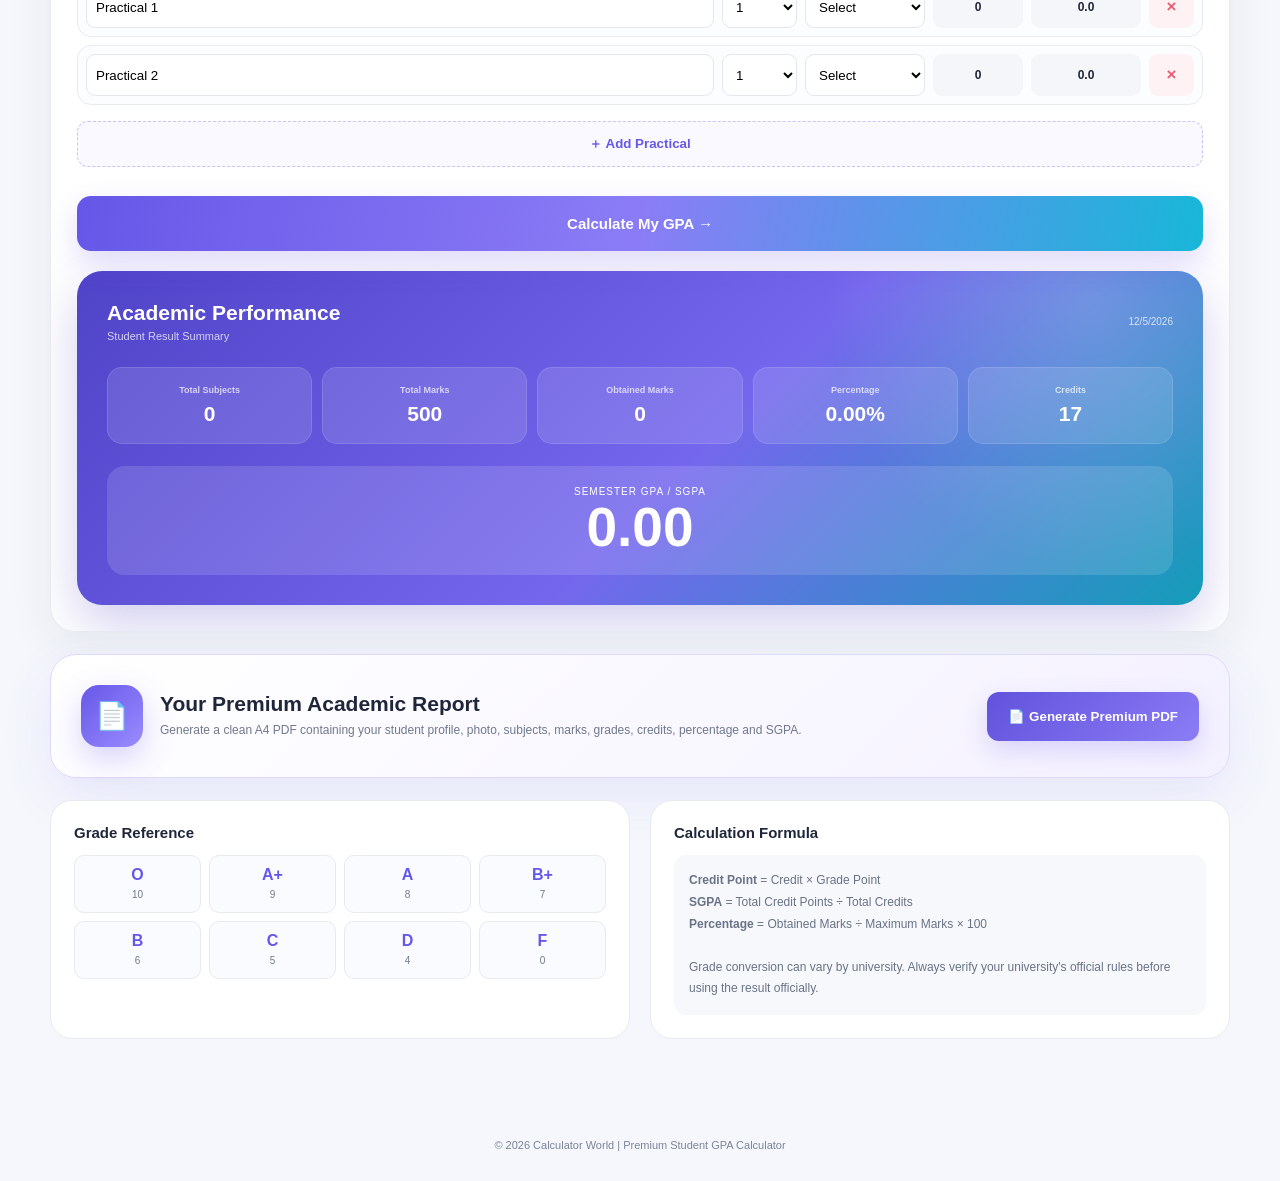
<file: gpa.html>
<!DOCTYPE html>
<html lang="en">
<head>
<meta charset="UTF-8">
<meta name="viewport" content="width=device-width, initial-scale=1.0">
<meta name="theme-color" content="#6d5dfc">
<title>GPA Calculator | Calculator World</title>

<style>
*{
    margin:0;
    padding:0;
    box-sizing:border-box;
    font-family:Inter,Arial,sans-serif;
}

:root{
    --primary:#6757e8;
    --primary2:#8b7cf6;
    --cyan:#18b7d8;
    --green:#17a673;
    --text:#20263a;
    --muted:#70798d;
    --border:#e7eaf1;
    --bg:#f5f7fc;
    --white:#fff;
    --danger:#e95d73;
}

body{
    background:
        radial-gradient(circle at 5% 0%,#ebe8ff 0,transparent 28%),
        radial-gradient(circle at 95% 10%,#e5f9ff 0,transparent 25%),
        var(--bg);
    color:var(--text);
    min-height:100vh;
}

/* HEADER */

header{
    position:sticky;
    top:0;
    z-index:1000;
    height:72px;
    display:flex;
    align-items:center;
    justify-content:space-between;
    padding:0 5%;
    background:rgba(255,255,255,.88);
    backdrop-filter:blur(18px);
    border-bottom:1px solid var(--border);
}

.logo{
    display:flex;
    align-items:center;
    gap:10px;
    font-size:19px;
    font-weight:900;
}

.logo-icon{
    width:40px;
    height:40px;
    border-radius:12px;
    display:grid;
    place-items:center;
    color:white;
    background:linear-gradient(135deg,var(--primary),#9b8cff);
    box-shadow:0 8px 22px rgba(103,87,232,.25);
}

.header-badge{
    padding:9px 14px;
    border-radius:30px;
    color:var(--primary);
    background:#f0eeff;
    font-size:11px;
    font-weight:800;
}

/* MAIN */

.container{
    width:min(1180px,94%);
    margin:auto;
    padding:35px 0 70px;
}

/* HERO */

.hero{
    padding:50px 30px;
    text-align:center;
    border-radius:30px;
    background:linear-gradient(135deg,#ffffff,#f3f1ff);
    border:1px solid var(--border);
    box-shadow:0 18px 55px rgba(43,49,75,.08);
}

.badge{
    display:inline-block;
    padding:7px 13px;
    border-radius:30px;
    color:var(--primary);
    background:#eeecff;
    font-size:10px;
    font-weight:900;
    letter-spacing:1px;
}

.hero h1{
    margin-top:17px;
    font-size:clamp(38px,6vw,65px);
    line-height:1;
    background:linear-gradient(90deg,#4d3fd0,#7d6df3,#15a9ca);
    -webkit-background-clip:text;
    color:transparent;
}

.hero p{
    max-width:680px;
    margin:18px auto 0;
    color:var(--muted);
    line-height:1.7;
}

/* CARD */

.card{
    margin-top:22px;
    padding:26px;
    background:white;
    border:1px solid var(--border);
    border-radius:25px;
    box-shadow:0 14px 45px rgba(43,49,75,.07);
}

.card-title{
    display:flex;
    justify-content:space-between;
    align-items:center;
    gap:15px;
    margin-bottom:22px;
}

.card-title h2{
    font-size:21px;
}

.card-title p{
    margin-top:5px;
    color:var(--muted);
    font-size:12px;
}

.title-icon{
    width:45px;
    height:45px;
    display:grid;
    place-items:center;
    border-radius:14px;
    background:#f0eeff;
    font-size:21px;
}

/* PROFILE */

.profile-layout{
    display:grid;
    grid-template-columns:180px 1fr;
    gap:28px;
    align-items:start;
}

.photo-box{
    text-align:center;
}

.photo-preview{
    width:155px;
    height:180px;
    margin:auto;
    border-radius:22px;
    overflow:hidden;
    background:#f2f4f9;
    border:2px dashed #d7dbe6;
    display:grid;
    place-items:center;
    color:#9299a8;
    font-size:12px;
}

.photo-preview img{
    width:100%;
    height:100%;
    object-fit:cover;
}

.photo-upload{
    margin-top:12px;
    display:inline-block;
    padding:10px 15px;
    border-radius:11px;
    color:var(--primary);
    background:#f0eeff;
    cursor:pointer;
    font-size:11px;
    font-weight:900;
}

.photo-upload input{
    display:none;
}

.photo-note{
    margin-top:7px;
    color:#9299a8;
    font-size:9px;
}

.form-grid{
    display:grid;
    grid-template-columns:repeat(2,1fr);
    gap:15px;
}

.field label{
    display:block;
    margin-bottom:7px;
    color:#626c80;
    font-size:10px;
    font-weight:900;
    text-transform:uppercase;
    letter-spacing:.6px;
}

.field input,
.field select{
    width:100%;
    height:45px;
    padding:0 12px;
    border:1px solid var(--border);
    border-radius:11px;
    outline:none;
    background:#fafbfe;
    color:var(--text);
    font-size:13px;
}

.field input:focus,
.field select:focus{
    border-color:var(--primary2);
    box-shadow:0 0 0 3px rgba(103,87,232,.09);
}

/* BUTTONS */

.action-row{
    display:flex;
    gap:10px;
    flex-wrap:wrap;
    margin-top:20px;
}

button{
    font-family:inherit;
}

.action-btn{
    min-height:44px;
    padding:0 17px;
    border-radius:11px;
    cursor:pointer;
    font-size:12px;
    font-weight:900;
    border:0;
}

.save{
    color:white;
    background:linear-gradient(135deg,var(--primary),#8b7cf6);
}

.load{
    color:var(--primary);
    background:#f0eeff;
}

.clear{
    color:var(--danger);
    background:#fff1f3;
}

/* CALCULATOR */

.calculator{
    margin-top:22px;
    background:white;
    border:1px solid var(--border);
    border-radius:25px;
    overflow:hidden;
    box-shadow:0 14px 45px rgba(43,49,75,.07);
}

.calc-top{
    padding:24px 26px;
    border-bottom:1px solid var(--border);
    display:flex;
    justify-content:space-between;
    align-items:center;
}

.calc-top h2{
    font-size:21px;
}

.calc-top p{
    margin-top:5px;
    color:var(--muted);
    font-size:12px;
}

.reset{
    border:1px solid #ffd5db;
    background:#fff5f6;
    color:var(--danger);
    padding:9px 13px;
    border-radius:10px;
    cursor:pointer;
    font-size:11px;
    font-weight:900;
}

/* SUBJECT */

.subject-section{
    padding:24px 26px;
}

.section-head{
    display:flex;
    justify-content:space-between;
    align-items:center;
    margin-bottom:15px;
}

.section-head h3{
    font-size:16px;
}

.section-head span{
    color:var(--muted);
    font-size:11px;
}

/* THEORY TABLE */

.table-head,
.subject-row{
    display:grid;
    grid-template-columns:
        2fr
        75px
        100px
        110px
        90px
        85px
        45px;
    gap:8px;
    align-items:center;
}

.table-head{
    padding:0 9px 8px;
    color:#858da0;
    font-size:9px;
    font-weight:900;
    text-transform:uppercase;
}

.subject-row{
    padding:8px;
    margin-bottom:8px;
    border:1px solid var(--border);
    border-radius:14px;
    background:#fcfdff;
}

.subject-row input,
.subject-row select{
    width:100%;
    height:42px;
    border:1px solid #e4e7ee;
    border-radius:9px;
    padding:0 9px;
    background:white;
    outline:none;
    font-size:12px;
}

.subject-row input:focus,
.subject-row select:focus{
    border-color:var(--primary2);
}

.total-marks{
    height:42px;
    display:grid;
    place-items:center;
    border-radius:9px;
    background:#f5f6fa;
    font-weight:900;
    font-size:12px;
}

.remove{
    width:100%;
    height:42px;
    border:0;
    border-radius:9px;
    background:#fff2f4;
    color:var(--danger);
    cursor:pointer;
    font-size:17px;
    font-weight:900;
}

.add-btn{
    width:100%;
    height:46px;
    margin-top:8px;
    border:1px dashed #c9c4f8;
    border-radius:11px;
    background:#faf9ff;
    color:var(--primary);
    cursor:pointer;
    font-weight:900;
}

/* PRACTICAL */

.practical-row{
    display:grid;
    grid-template-columns:2fr 75px 120px 90px 110px 45px;
    gap:8px;
    align-items:center;
    padding:8px;
    margin-bottom:8px;
    border:1px solid var(--border);
    border-radius:14px;
    background:#fcfdff;
}

.practical-row input,
.practical-row select{
    width:100%;
    height:42px;
    border:1px solid #e4e7ee;
    border-radius:9px;
    padding:0 9px;
    background:white;
}

.practical-head{
    display:grid;
    grid-template-columns:2fr 75px 120px 90px 110px 45px;
    gap:8px;
    padding:0 9px 8px;
    color:#858da0;
    font-size:9px;
    font-weight:900;
    text-transform:uppercase;
}

/* CALCULATE */

.calculate-area{
    padding:5px 26px 20px;
}

.calculate-btn{
    width:100%;
    height:55px;
    border:0;
    border-radius:14px;
    color:white;
    cursor:pointer;
    font-size:15px;
    font-weight:900;
    background:linear-gradient(100deg,#6757e8,#8b7cf6,#18b7d8);
    box-shadow:0 12px 30px rgba(103,87,232,.2);
}

/* RESULT CARD */

.result-card{
    margin:0 26px 26px;
    padding:30px;
    border-radius:25px;
    color:white;
    background:
        radial-gradient(circle at 90% 10%,rgba(255,255,255,.18),transparent 25%),
        linear-gradient(135deg,#4f43c8,#7567ed 55%,#159db9);
    box-shadow:0 20px 50px rgba(80,67,190,.25);
}

.result-top{
    display:flex;
    justify-content:space-between;
    align-items:center;
    gap:20px;
}

.result-top h2{
    font-size:21px;
}

.result-top p{
    margin-top:5px;
    color:rgba(255,255,255,.75);
    font-size:11px;
}

.result-date{
    color:rgba(255,255,255,.75);
    font-size:10px;
}

.summary-grid{
    display:grid;
    grid-template-columns:repeat(5,1fr);
    gap:10px;
    margin-top:25px;
}

.summary-item{
    padding:17px 10px;
    border-radius:15px;
    text-align:center;
    background:rgba(255,255,255,.12);
    border:1px solid rgba(255,255,255,.12);
}

.summary-item span{
    display:block;
    color:rgba(255,255,255,.72);
    font-size:9px;
    font-weight:800;
}

.summary-item strong{
    display:block;
    margin-top:7px;
    font-size:21px;
}

.big-sgpa{
    margin-top:22px;
    padding:20px;
    text-align:center;
    border-radius:18px;
    background:rgba(255,255,255,.13);
}

.big-sgpa small{
    display:block;
    font-size:10px;
    letter-spacing:1px;
}

.big-sgpa strong{
    display:block;
    margin-top:3px;
    font-size:55px;
    line-height:1;
}

/* PDF CARD */

.pdf-card{
    margin-top:22px;
    padding:30px;
    border-radius:26px;
    background:
        linear-gradient(135deg,#fff,#f4f1ff);
    border:1px solid #ded9ff;
    box-shadow:0 18px 50px rgba(103,87,232,.10);
}

.pdf-layout{
    display:flex;
    justify-content:space-between;
    align-items:center;
    gap:25px;
}

.pdf-info{
    display:flex;
    align-items:center;
    gap:17px;
}

.pdf-icon{
    width:62px;
    height:62px;
    flex:none;
    display:grid;
    place-items:center;
    border-radius:18px;
    background:linear-gradient(135deg,var(--primary),#9a8cff);
    color:white;
    font-size:27px;
    box-shadow:0 12px 30px rgba(103,87,232,.25);
}

.pdf-info h2{
    font-size:21px;
}

.pdf-info p{
    margin-top:5px;
    color:var(--muted);
    font-size:12px;
    line-height:1.6;
}

.pdf-btn{
    flex:none;
    min-height:49px;
    padding:0 21px;
    border:0;
    border-radius:12px;
    color:white;
    background:linear-gradient(135deg,#6252dc,#8b7cf6);
    cursor:pointer;
    font-weight:900;
    box-shadow:0 10px 25px rgba(103,87,232,.2);
}

/* INFO */

.info{
    display:grid;
    grid-template-columns:1fr 1fr;
    gap:20px;
}

.info-box{
    margin-top:22px;
    padding:23px;
    background:white;
    border:1px solid var(--border);
    border-radius:22px;
}

.info-box h3{
    margin-bottom:14px;
    font-size:15px;
}

.grade-grid{
    display:grid;
    grid-template-columns:repeat(4,1fr);
    gap:8px;
}

.grade-box{
    padding:10px;
    text-align:center;
    border:1px solid var(--border);
    border-radius:10px;
    background:#fafbfe;
}

.grade-box b{
    display:block;
    color:var(--primary);
}

.grade-box span{
    color:var(--muted);
    font-size:10px;
}

.formula{
    padding:15px;
    border-radius:12px;
    background:#f7f8fb;
    color:#697387;
    line-height:1.8;
    font-size:12px;
}

/* FOOTER */

footer{
    text-align:center;
    padding:30px 20px;
    color:#7b8497;
    font-size:11px;
}

/* TOAST */

.toast{
    position:fixed;
    left:50%;
    bottom:25px;
    z-index:99999;
    transform:translate(-50%,30px);
    opacity:0;
    padding:12px 18px;
    border-radius:12px;
    color:white;
    background:#20263a;
    box-shadow:0 12px 35px rgba(0,0,0,.2);
    font-size:12px;
    font-weight:800;
    transition:.3s;
}

.toast.show{
    opacity:1;
    transform:translate(-50%,0);
}

/* MOBILE */

@media(max-width:850px){

    .profile-layout{
        grid-template-columns:1fr;
    }

    .photo-box{
        text-align:left;
    }

    .photo-preview{
        margin:0;
    }

    .table-head,
    .practical-head{
        display:none;
    }

    .subject-row{
        grid-template-columns:1fr 1fr;
        gap:9px;
        padding:12px;
    }

    .subject-row .subject-name{
        grid-column:1/-1;
    }

    .subject-row .remove{
        grid-column:1/-1;
    }

    .practical-row{
        grid-template-columns:1fr 1fr;
    }

    .practical-row .subject-name,
    .practical-row .remove{
        grid-column:1/-1;
    }

    .summary-grid{
        grid-template-columns:repeat(2,1fr);
    }

    .info{
        grid-template-columns:1fr;
    }

}

@media(max-width:600px){

    header{
        height:64px;
    }

    .header-badge{
        display:none;
    }

    .container{
        width:94%;
        padding-top:22px;
    }

    .hero{
        padding:38px 18px;
        border-radius:23px;
    }

    .card{
        padding:19px;
        border-radius:21px;
    }

    .form-grid{
        grid-template-columns:1fr;
    }

    .calc-top{
        padding:20px 17px;
    }

    .subject-section{
        padding:20px 14px;
    }

    .result-card{
        margin:0 14px 20px;
        padding:21px;
    }

    .pdf-layout{
        flex-direction:column;
        align-items:flex-start;
    }

    .pdf-btn{
        width:100%;
    }

    .grade-grid{
        grid-template-columns:repeat(2,1fr);
    }

}

/* PRINT / PDF */

@media print{

    @page{
        size:A4;
        margin:10mm;
    }

    body{
        background:white !important;
        color:#111 !important;
    }

    header,
    .hero,
    .action-row,
    .calc-top .reset,
    .calculate-area,
    .add-btn,
    .remove,
    .info,
    footer,
    .pdf-card{
        display:none !important;
    }

    .container{
        width:100%;
        padding:0;
    }

    .card,
    .calculator,
    .result-card{
        margin:0 0 10px;
        box-shadow:none;
        border:1px solid #ccc;
    }

    .card{
        padding:15px;
    }

    .profile-layout{
        grid-template-columns:120px 1fr;
        gap:18px;
    }

    .photo-preview{
        width:105px;
        height:125px;
    }

    .form-grid{
        gap:7px;
    }

    .field label{
        color:#555;
    }

    .field input,
    .field select{
        height:30px;
        font-size:9px;
        color:#111;
        background:white;
        border:1px solid #ccc;
    }

    .calc-top{
        padding:10px 0;
    }

    .calc-top h2{
        color:#111;
    }

    .subject-section{
        padding:10px 0;
    }

    .table-head{
        display:grid !important;
    }

    .subject-row{
        background:white;
        border:1px solid #ccc;
    }

    .subject-row input,
    .subject-row select{
        height:27px;
        font-size:8px;
        color:#111;
        background:white;
        border:1px solid #ccc;
    }

    .total-marks{
        height:27px;
        background:#f5f5f5;
        color:#111;
        font-size:8px;
    }

    .result-card{
        color:#111 !important;
        background:#f5f3ff !important;
        padding:18px;
    }

    .result-top h2,
    .result-date,
    .result-top p{
        color:#111 !important;
    }

    .summary-grid{
        grid-template-columns:repeat(5,1fr);
    }

    .summary-item{
        background:white;
        border:1px solid #ddd;
    }

    .summary-item span,
    .summary-item strong{
        color:#111 !important;
    }

    .big-sgpa{
        background:white;
        border:1px solid #ddd;
    }

    .big-sgpa small,
    .big-sgpa strong{
        color:#111 !important;
    }

}

</style>
</head>


<body>

<header>

    <div class="logo">

        <div class="logo-icon">
            Σ
        </div>

        <div>
            Calculator World
        </div>

    </div>

    <div class="header-badge">
        Student Academic Tools
    </div>

</header>


<main class="container">


<!-- HERO -->

<section class="hero">

    <span class="badge">
        PREMIUM STUDENT CALCULATOR
    </span>

    <h1>
        GPA Calculator
    </h1>

    <p>
        Create your academic profile, enter marks and grades,
        calculate SGPA instantly and generate a professional
        PDF result report.
    </p>

</section>


<!-- PROFILE -->

<section class="card">

    <div class="card-title">

        <div>
            <h2>🎓 Student Profile</h2>
            <p>
                Your profile information will appear on the report.
            </p>
        </div>

        <div class="title-icon">
            👤
        </div>

    </div>


    <div class="profile-layout">


        <!-- PHOTO -->

        <div class="photo-box">

            <div
                class="photo-preview"
                id="photoPreview"
            >
                No Photo
            </div>

            <label class="photo-upload">

                📷 Upload Photo

                <input
                    type="file"
                    id="photoInput"
                    accept="image/*"
                >

            </label>

            <div class="photo-note">
                JPG / PNG • Max 2MB
            </div>

        </div>


        <!-- INFORMATION -->

        <div>

            <div class="form-grid">


                <div class="field">

                    <label>
                        Student Name
                    </label>

                    <input
                        id="studentName"
                        type="text"
                        placeholder="Enter full name"
                    >

                </div>


                <div class="field">

                    <label>
                        Roll Number
                    </label>

                    <input
                        id="rollNumber"
                        type="text"
                        placeholder="Enter roll number"
                    >

                </div>


                <div class="field">

                    <label>
                        Registration Number
                    </label>

                    <input
                        id="registrationNumber"
                        type="text"
                        placeholder="Enter registration number"
                    >

                </div>


                <div class="field">

                    <label>
                        College Name
                    </label>

                    <input
                        id="collegeName"
                        type="text"
                        placeholder="Enter college name"
                    >

                </div>


                <div class="field">

                    <label>
                        University
                    </label>

                    <input
                        id="universityName"
                        type="text"
                        placeholder="Enter university"
                    >

                </div>


                <div class="field">

                    <label>
                        Branch
                    </label>

                    <input
                        id="branchName"
                        type="text"
                        placeholder="Example: Electrical Engineering"
                    >

                </div>


                <div class="field">

                    <label>
                        Semester
                    </label>

                    <select id="semester">

                        <option value="">
                            Select Semester
                        </option>

                        <option>1st Semester</option>
                        <option>2nd Semester</option>
                        <option>3rd Semester</option>
                        <option>4th Semester</option>
                        <option>5th Semester</option>
                        <option>6th Semester</option>
                        <option>7th Semester</option>
                        <option>8th Semester</option>

                    </select>

                </div>


                <div class="field">

                    <label>
                        Academic Session
                    </label>

                    <input
                        id="academicSession"
                        type="text"
                        placeholder="Example: 2023-2027"
                    >

                </div>

            </div>


            <div class="action-row">

                <button
                    class="action-btn save"
                    onclick="saveProfile()"
                >
                    💾 Save Profile
                </button>

                <button
                    class="action-btn load"
                    onclick="loadProfile()"
                >
                    ↻ Load Profile
                </button>

                <button
                    class="action-btn clear"
                    onclick="clearProfile()"
                >
                    🗑 Clear
                </button>

            </div>

        </div>

    </div>

</section>


<!-- CALCULATOR -->

<section class="calculator">


    <div class="calc-top">

        <div>

            <h2>
                📊 Semester Result
            </h2>

            <p>
                Enter marks and manually select the grade.
            </p>

        </div>

        <button
            class="reset"
            onclick="resetCalculator()"
        >
            Reset
        </button>

    </div>


    <!-- THEORY -->

    <div class="subject-section">

        <div class="section-head">

            <h3>
                📘 Theory Subjects
            </h3>

            <span>
                Marks + Grade
            </span>

        </div>


        <div class="table-head">

            <div>Subject</div>
            <div>Credits</div>
            <div>Max Marks</div>
            <div>Obtained</div>
            <div>Total</div>
            <div>Grade</div>
            <div></div>

        </div>


        <div id="theoryList"></div>


        <button
            class="add-btn"
            onclick="addTheory()"
        >
            ＋ Add Theory Subject
        </button>

    </div>


    <!-- PRACTICAL -->

    <div class="subject-section">

        <div class="section-head">

            <h3>
                🧪 Practical Subjects
            </h3>

            <span>
                Grade + Credits
            </span>

        </div>


        <div class="practical-head">

            <div>Practical</div>
            <div>Credits</div>
            <div>Grade</div>
            <div>Point</div>
            <div>Credit Point</div>
            <div></div>

        </div>


        <div id="practicalList"></div>


        <button
            class="add-btn"
            onclick="addPractical()"
        >
            ＋ Add Practical
        </button>

    </div>


    <!-- CALCULATE -->

    <div class="calculate-area">

        <button
            class="calculate-btn"
            onclick="calculate()"
        >
            Calculate My GPA →
        </button>

    </div>


    <!-- RESULT -->

    <div class="result-card">

        <div class="result-top">

            <div>

                <h2>
                    Academic Performance
                </h2>

                <p id="resultStudent">
                    Student Result Summary
                </p>

            </div>

            <div
                class="result-date"
                id="resultDate"
            ></div>

        </div>


        <div class="summary-grid">


            <div class="summary-item">

                <span>
                    Total Subjects
                </span>

                <strong id="totalSubjects">
                    0
                </strong>

            </div>


            <div class="summary-item">

                <span>
                    Total Marks
                </span>

                <strong id="maxMarks">
                    0
                </strong>

            </div>


            <div class="summary-item">

                <span>
                    Obtained Marks
                </span>

                <strong id="obtainedMarks">
                    0
                </strong>

            </div>


            <div class="summary-item">

                <span>
                    Percentage
                </span>

                <strong id="percentage">
                    0%
                </strong>

            </div>


            <div class="summary-item">

                <span>
                    Credits
                </span>

                <strong id="totalCredits">
                    0
                </strong>

            </div>


        </div>


        <div class="big-sgpa">

            <small>
                SEMESTER GPA / SGPA
            </small>

            <strong id="sgpa">
                0.00
            </strong>

        </div>

    </div>

</section>


<!-- PDF CARD -->

<section class="pdf-card">

    <div class="pdf-layout">

        <div class="pdf-info">

            <div class="pdf-icon">
                📄
            </div>

            <div>

                <h2>
                    Your Premium Academic Report
                </h2>

                <p>
                    Generate a clean A4 PDF containing your
                    student profile, photo, subjects, marks,
                    grades, credits, percentage and SGPA.
                </p>

            </div>

        </div>


        <button
            class="pdf-btn"
            onclick="generatePDF()"
        >
            📄 Generate Premium PDF
        </button>

    </div>

</section>


<!-- INFORMATION -->

<div class="info">


    <div class="info-box">

        <h3>
            Grade Reference
        </h3>

        <div class="grade-grid">

            <div class="grade-box">
                <b>O</b>
                <span>10</span>
            </div>

            <div class="grade-box">
                <b>A+</b>
                <span>9</span>
            </div>

            <div class="grade-box">
                <b>A</b>
                <span>8</span>
            </div>

            <div class="grade-box">
                <b>B+</b>
                <span>7</span>
            </div>

            <div class="grade-box">
                <b>B</b>
                <span>6</span>
            </div>

            <div class="grade-box">
                <b>C</b>
                <span>5</span>
            </div>

            <div class="grade-box">
                <b>D</b>
                <span>4</span>
            </div>

            <div class="grade-box">
                <b>F</b>
                <span>0</span>
            </div>

        </div>

    </div>


    <div class="info-box">

        <h3>
            Calculation Formula
        </h3>

        <div class="formula">

            <b>Credit Point</b>
            = Credit × Grade Point

            <br>

            <b>SGPA</b>
            = Total Credit Points ÷ Total Credits

            <br>

            <b>Percentage</b>
            = Obtained Marks ÷ Maximum Marks × 100

            <br><br>

            Grade conversion can vary by university.
            Always verify your university's official rules
            before using the result officially.

        </div>

    </div>

</div>


</main>


<footer>

    © 2026 Calculator World |
    Premium Student GPA Calculator

</footer>


<div
    class="toast"
    id="toast"
>
    Saved successfully
</div>


<script>

/* =====================================================
   VARIABLES
===================================================== */

let theoryCount = 0;
let practicalCount = 0;


/* =====================================================
   GRADE MAP
===================================================== */

const grades = {

    "O":10,
    "A+":9,
    "A":8,
    "B+":7,
    "B":6,
    "C":5,
    "D":4,
    "F":0

};


/* =====================================================
   TOAST
===================================================== */

function toast(message){

    const box =
    document.getElementById("toast");

    box.textContent = message;

    box.classList.add("show");

    setTimeout(
        ()=>{
            box.classList.remove("show");
        },
        2200
    );

}


/* =====================================================
   GRADE OPTIONS
===================================================== */

function gradeOptions(){

    return Object.keys(grades)
    .map(
        grade => `
            <option value="${grade}">
                ${grade} (${grades[grade]})
            </option>
        `
    )
    .join("");

}


/* =====================================================
   ADD THEORY
===================================================== */

function addTheory(){

    theoryCount++;

    const row =
    document.createElement("div");

    row.className =
    "subject-row";

    row.innerHTML = `

        <input
            class="subject-name"
            type="text"
            value="Theory ${theoryCount}"
            placeholder="Subject name"
        >


        <select class="credit">

            <option>1</option>
            <option>2</option>
            <option selected>3</option>
            <option>4</option>
            <option>5</option>
            <option>6</option>

        </select>


        <input
            class="max-marks"
            type="number"
            value="100"
            min="1"
            oninput="calculate()"
        >


        <input
            class="obtained"
            type="number"
            value=""
            min="0"
            placeholder="Marks"
            oninput="calculate()"
        >


        <div class="total-marks">
            0
        </div>


        <select class="grade">

            <option value="">
                Select
            </option>

            ${gradeOptions()}

        </select>


        <button
            class="remove"
            onclick="removeRow(this)"
        >
            ×
        </button>

    `;


    document
    .getElementById("theoryList")
    .appendChild(row);

}


/* =====================================================
   ADD PRACTICAL
===================================================== */

function addPractical(){

    practicalCount++;

    const row =
    document.createElement("div");

    row.className =
    "practical-row";

    row.innerHTML = `

        <input
            class="subject-name"
            type="text"
            value="Practical ${practicalCount}"
            placeholder="Practical name"
        >


        <select class="credit">

            <option selected>1</option>
            <option>2</option>
            <option>3</option>
            <option>4</option>

        </select>


        <select class="grade">

            <option value="">
                Select
            </option>

            ${gradeOptions()}

        </select>


        <div class="total-marks point">
            0
        </div>


        <div class="total-marks credit-point">
            0
        </div>


        <button
            class="remove"
            onclick="removeRow(this)"
        >
            ×
        </button>

    `;


    document
    .getElementById("practicalList")
    .appendChild(row);

}


/* =====================================================
   REMOVE
===================================================== */

function removeRow(button){

    button.parentElement.remove();

    calculate();

}


/* =====================================================
   CALCULATE
===================================================== */

function calculate(){

    let maxMarks = 0;
    let obtainedMarks = 0;
    let totalCredits = 0;
    let creditPoints = 0;
    let totalSubjects = 0;


    /* THEORY */

    document
    .querySelectorAll(".subject-row")
    .forEach(row => {

        const max =
        Number(
            row.querySelector(".max-marks").value
        ) || 0;


        const obtained =
        Number(
            row.querySelector(".obtained").value
        ) || 0;


        const credit =
        Number(
            row.querySelector(".credit").value
        ) || 0;


        const grade =
        row.querySelector(".grade").value;


        row.querySelector(".total-marks")
        .textContent =
        obtained;


        maxMarks += max;

        obtainedMarks +=
        Math.min(obtained,max);

        totalCredits += credit;


        if(grade){

            creditPoints +=
            credit * grades[grade];

        }


        if(
            row.querySelector(".obtained").value !== "" ||
            grade
        ){

            totalSubjects++;

        }

    });


    /* PRACTICAL */

    document
    .querySelectorAll(".practical-row")
    .forEach(row => {

        const credit =
        Number(
            row.querySelector(".credit").value
        ) || 0;


        const grade =
        row.querySelector(".grade").value;


        const point =
        grade
        ? grades[grade]
        : 0;


        row.querySelector(".point")
        .textContent =
        point;


        row.querySelector(".credit-point")
        .textContent =
        (point * credit).toFixed(1);


        totalCredits += credit;


        if(grade){

            creditPoints +=
            credit * point;

            totalSubjects++;

        }

    });


    const sgpa =
    totalCredits > 0
    ? creditPoints / totalCredits
    : 0;


    const percentage =
    maxMarks > 0
    ? (obtainedMarks / maxMarks) * 100
    : 0;


    document.getElementById("totalSubjects")
    .textContent =
    totalSubjects;


    document.getElementById("maxMarks")
    .textContent =
    maxMarks;


    document.getElementById("obtainedMarks")
    .textContent =
    obtainedMarks;


    document.getElementById("percentage")
    .textContent =
    percentage.toFixed(2) + "%";


    document.getElementById("totalCredits")
    .textContent =
    totalCredits;


    document.getElementById("sgpa")
    .textContent =
    sgpa.toFixed(2);


    const name =
    document.getElementById(
        "studentName"
    ).value.trim();


    document.getElementById(
        "resultStudent"
    ).textContent =
    name
    ? name + " • Academic Result"
    : "Student Result Summary";


    document.getElementById(
        "resultDate"
    ).textContent =
    new Date().toLocaleDateString();


    return {

        totalSubjects,
        maxMarks,
        obtainedMarks,
        totalCredits,
        creditPoints,
        sgpa,
        percentage

    };

}


/* =====================================================
   PHOTO
===================================================== */

document
.getElementById("photoInput")
.addEventListener(
    "change",
    function(){

        const file =
        this.files[0];

        if(!file){

            return;

        }


        if(
            !file.type.startsWith("image/")
        ){

            toast(
                "Please select an image."
            );

            return;

        }


        if(
            file.size > 2 * 1024 * 1024
        ){

            toast(
                "Photo must be below 2MB."
            );

            return;

        }


        const reader =
        new FileReader();


        reader.onload =
        function(e){

            document.getElementById(
                "photoPreview"
            ).innerHTML = `

                <img
                    src="${e.target.result}"
                    alt="Student Photo"
                >

            `;


            localStorage.setItem(
                "gpaStudentPhoto",
                e.target.result
            );

        };


        reader.readAsDataURL(file);

    }
);


/* =====================================================
   PROFILE DATA
===================================================== */

function getProfile(){

    return {

        name:
        document.getElementById(
            "studentName"
        ).value,

        roll:
        document.getElementById(
            "rollNumber"
        ).value,

        registration:
        document.getElementById(
            "registrationNumber"
        ).value,

        college:
        document.getElementById(
            "collegeName"
        ).value,

        university:
        document.getElementById(
            "universityName"
        ).value,

        branch:
        document.getElementById(
            "branchName"
        ).value,

        semester:
        document.getElementById(
            "semester"
        ).value,

        session:
        document.getElementById(
            "academicSession"
        ).value

    };

}


/* =====================================================
   SAVE PROFILE
===================================================== */

function saveProfile(){

    localStorage.setItem(
        "gpaStudentProfile",
        JSON.stringify(
            getProfile()
        )
    );


    toast(
        "Student profile saved."
    );

}


/* =====================================================
   LOAD PROFILE
===================================================== */

function loadProfile(){

    const saved =
    localStorage.getItem(
        "gpaStudentProfile"
    );


    if(saved){

        const data =
        JSON.parse(saved);


        document.getElementById(
            "studentName"
        ).value =
        data.name || "";


        document.getElementById(
            "rollNumber"
        ).value =
        data.roll || "";


        document.getElementById(
            "registrationNumber"
        ).value =
        data.registration || "";


        document.getElementById(
            "collegeName"
        ).value =
        data.college || "";


        document.getElementById(
            "universityName"
        ).value =
        data.university || "";


        document.getElementById(
            "branchName"
        ).value =
        data.branch || "";


        document.getElementById(
            "semester"
        ).value =
        data.semester || "";


        document.getElementById(
            "academicSession"
        ).value =
        data.session || "";

    }


    const photo =
    localStorage.getItem(
        "gpaStudentPhoto"
    );


    if(photo){

        document.getElementById(
            "photoPreview"
        ).innerHTML = `

            <img
                src="${photo}"
                alt="Student Photo"
            >

        `;

    }


    calculate();

    toast(
        "Profile loaded."
    );

}


/* =====================================================
   CLEAR PROFILE
===================================================== */

function clearProfile(){

    if(
        !confirm(
            "Delete saved profile and photo?"
        )
    ){

        return;

    }


    localStorage.removeItem(
        "gpaStudentProfile"
    );

    localStorage.removeItem(
        "gpaStudentPhoto"
    );


    document.getElementById(
        "photoPreview"
    ).innerHTML =
    "No Photo";


    document.querySelectorAll(
        "#studentName,#rollNumber,#registrationNumber,#collegeName,#universityName,#branchName,#academicSession"
    ).forEach(
        input => input.value=""
    );


    document.getElementById(
        "semester"
    ).value="";


    toast(
        "Profile cleared."
    );

}


/* =====================================================
   RESET CALCULATOR
===================================================== */

function resetCalculator(){

    if(
        !confirm(
            "Reset all subjects?"
        )
    ){

        return;

    }


    document.getElementById(
        "theoryList"
    ).innerHTML="";


    document.getElementById(
        "practicalList"
    ).innerHTML="";


    theoryCount=0;
    practicalCount=0;


    createDefaultSubjects();

    calculate();

}


/* =====================================================
   DEFAULT SUBJECTS
===================================================== */

function createDefaultSubjects(){

    for(let i=0;i<5;i++){

        addTheory();

    }


    for(let i=0;i<2;i++){

        addPractical();

    }

}


/* =====================================================
   GENERATE PDF
===================================================== */

function generatePDF(){

    const result =
    calculate();


    if(!result){

        return;

    }


    saveProfile();


    setTimeout(
        ()=>{

            window.print();

        },
        300
    );

}


/* =====================================================
   AUTO LOAD
===================================================== */

window.addEventListener(
    "DOMContentLoaded",
    ()=>{

        loadProfile();

        createDefaultSubjects();

        calculate();

    }
);

</script>

</body>
</html>
</file>
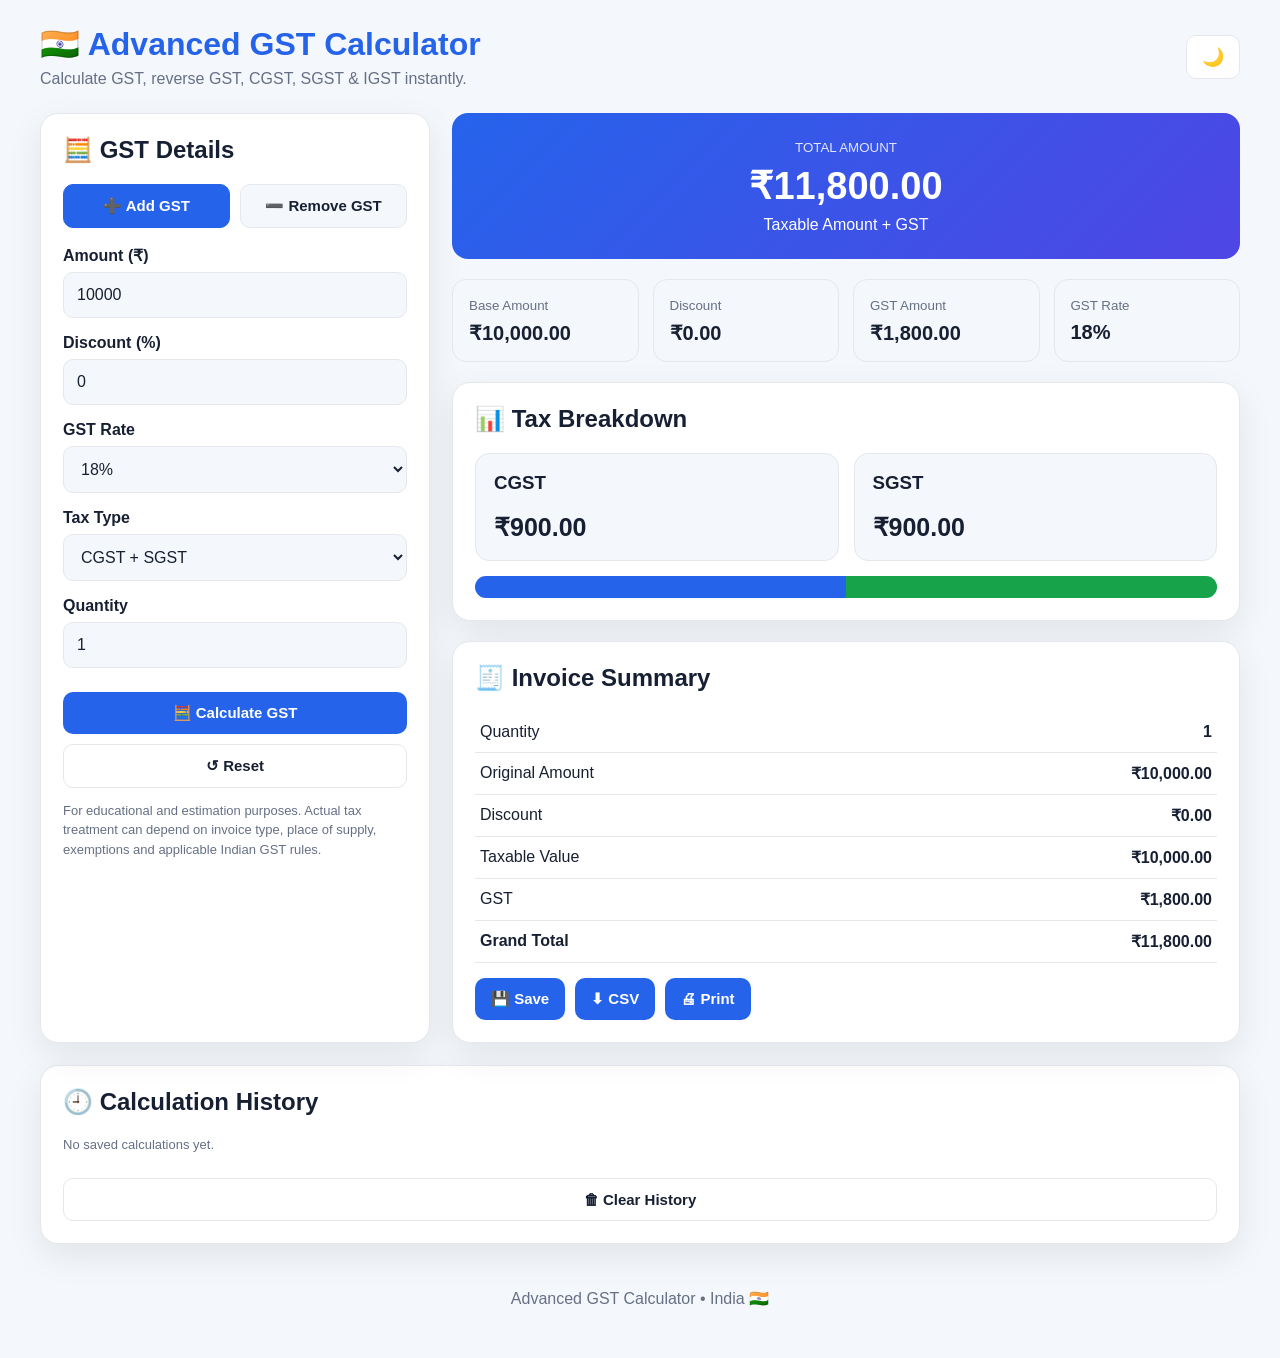
<file: gst.html>
<!DOCTYPE html>
<html lang="en">
<head>
<meta charset="UTF-8">
<meta name="viewport" content="width=device-width, initial-scale=1.0">

<title>Advanced GST Calculator | India</title>

<style>

:root{
    --bg:#f4f7fb;
    --card:#ffffff;
    --text:#172033;
    --muted:#667085;
    --primary:#2563eb;
    --primary-dark:#1d4ed8;
    --success:#16a34a;
    --danger:#dc2626;
    --warning:#f59e0b;
    --border:#e5e7eb;
    --shadow:0 12px 35px rgba(15,23,42,.08);
}

.dark{
    --bg:#0f172a;
    --card:#111827;
    --text:#f8fafc;
    --muted:#94a3b8;
    --border:#263244;
    --shadow:0 12px 35px rgba(0,0,0,.25);
}

*{
    box-sizing:border-box;
}

body{
    margin:0;
    font-family:Arial,Helvetica,sans-serif;
    background:var(--bg);
    color:var(--text);
    transition:.3s;
}

.container{
    max-width:1250px;
    margin:auto;
    padding:25px;
}

header{
    display:flex;
    justify-content:space-between;
    align-items:center;
    gap:15px;
    margin-bottom:25px;
}

header h1{
    margin:0;
    color:var(--primary);
}

header p{
    color:var(--muted);
    margin:7px 0 0;
}

.theme-btn{
    border:1px solid var(--border);
    background:var(--card);
    color:var(--text);
    border-radius:10px;
    padding:10px 15px;
    font-size:18px;
    cursor:pointer;
}

.main-grid{
    display:grid;
    grid-template-columns:390px 1fr;
    gap:22px;
}

.card{
    background:var(--card);
    border:1px solid var(--border);
    border-radius:18px;
    padding:22px;
    box-shadow:var(--shadow);
}

.card h2{
    margin-top:0;
}

.form-group{
    margin-bottom:16px;
}

label{
    display:block;
    font-weight:bold;
    margin-bottom:7px;
}

input,
select{
    width:100%;
    padding:13px;
    border:1px solid var(--border);
    border-radius:10px;
    background:var(--bg);
    color:var(--text);
    font-size:16px;
    outline:none;
}

input:focus,
select:focus{
    border-color:var(--primary);
}

.row{
    display:grid;
    grid-template-columns:1fr 1fr;
    gap:12px;
}

.mode-buttons{
    display:grid;
    grid-template-columns:1fr 1fr;
    gap:10px;
    margin-bottom:18px;
}

.mode-btn{
    padding:12px;
    border:1px solid var(--border);
    background:var(--bg);
    color:var(--text);
}

.mode-btn.active{
    background:var(--primary);
    color:white;
    border-color:var(--primary);
}

.calculate{
    width:100%;
    background:var(--primary);
    color:white;
    margin-top:8px;
}

.calculate:hover{
    background:var(--primary-dark);
}

.reset{
    width:100%;
    margin-top:10px;
    background:transparent;
    color:var(--text);
    border:1px solid var(--border);
}

button{
    border:none;
    border-radius:10px;
    padding:12px 16px;
    font-size:15px;
    font-weight:bold;
    cursor:pointer;
}

.result-highlight{
    background:linear-gradient(135deg,#2563eb,#4f46e5);
    color:white;
    border-radius:16px;
    padding:25px;
    text-align:center;
    margin-bottom:20px;
}

.result-highlight small{
    opacity:.85;
}

.result-highlight h2{
    font-size:38px;
    margin:8px 0;
}

.stats{
    display:grid;
    grid-template-columns:repeat(4,1fr);
    gap:14px;
    margin-bottom:20px;
}

.stat{
    background:var(--bg);
    border:1px solid var(--border);
    border-radius:14px;
    padding:16px;
}

.stat small{
    color:var(--muted);
}

.stat strong{
    display:block;
    font-size:20px;
    margin-top:7px;
}

.breakdown{
    display:grid;
    grid-template-columns:1fr 1fr;
    gap:15px;
}

.breakdown-box{
    border:1px solid var(--border);
    background:var(--bg);
    padding:18px;
    border-radius:14px;
}

.breakdown-box h3{
    margin-top:0;
}

.big-number{
    font-size:25px;
    font-weight:bold;
}

.progress{
    height:22px;
    border-radius:30px;
    overflow:hidden;
    background:var(--border);
    display:flex;
    margin-top:15px;
}

.cgst-bar{
    background:#2563eb;
}

.sgst-bar{
    background:#16a34a;
}

.igst-bar{
    background:#f59e0b;
}

.summary-table{
    width:100%;
    border-collapse:collapse;
}

.summary-table td{
    padding:11px 5px;
    border-bottom:1px solid var(--border);
}

.summary-table td:last-child{
    text-align:right;
    font-weight:bold;
}

.actions{
    display:flex;
    gap:10px;
    flex-wrap:wrap;
    margin-top:15px;
}

.action-btn{
    background:var(--primary);
    color:white;
}

.history{
    margin-top:22px;
}

.history-item{
    display:flex;
    justify-content:space-between;
    gap:15px;
    align-items:center;
    padding:13px 0;
    border-bottom:1px solid var(--border);
}

.history-item small{
    color:var(--muted);
}

.delete-btn{
    background:transparent;
    color:var(--danger);
    padding:7px;
}

.note{
    color:var(--muted);
    font-size:13px;
    line-height:1.5;
}

footer{
    text-align:center;
    color:var(--muted);
    padding:25px;
    margin-top:20px;
}

@media(max-width:900px){

    .main-grid{
        grid-template-columns:1fr;
    }

    .stats{
        grid-template-columns:1fr 1fr;
    }

}

@media(max-width:550px){

    .container{
        padding:14px;
    }

    header{
        align-items:flex-start;
    }

    header h1{
        font-size:25px;
    }

    .row,
    .breakdown{
        grid-template-columns:1fr;
    }

    .stats{
        grid-template-columns:1fr;
    }

    .result-highlight h2{
        font-size:30px;
    }

}

@media print{

    .input-card,
    .theme-btn,
    .actions,
    .history,
    footer{
        display:none !important;
    }

    body{
        background:white;
        color:black;
    }

    .main-grid{
        display:block;
    }

    .card{
        box-shadow:none;
        border:none;
    }

}

</style>
</head>

<body>

<div class="container">

<header>

<div>
<h1>🇮🇳 Advanced GST Calculator</h1>
<p>Calculate GST, reverse GST, CGST, SGST & IGST instantly.</p>
</div>

<button class="theme-btn" onclick="toggleTheme()" id="themeBtn">
🌙
</button>

</header>


<div class="main-grid">


<!-- INPUT PANEL -->

<div class="card input-card">

<h2>🧮 GST Details</h2>


<div class="mode-buttons">

<button
class="mode-btn active"
id="addMode"
onclick="setMode('add')">
➕ Add GST
</button>

<button
class="mode-btn"
id="removeMode"
onclick="setMode('remove')">
➖ Remove GST
</button>

</div>


<div class="form-group">

<label>Amount (₹)</label>

<input
type="number"
id="amount"
value="10000"
min="0"
step="0.01"
placeholder="Enter amount"
oninput="calculateGST()">

</div>


<div class="form-group">

<label>Discount (%)</label>

<input
type="number"
id="discount"
value="0"
min="0"
max="100"
step="0.01"
placeholder="Optional"
oninput="calculateGST()">

</div>


<div class="form-group">

<label>GST Rate</label>

<select id="gstRate" onchange="calculateGST()">

<option value="0">0%</option>
<option value="5">5%</option>
<option value="12">12%</option>
<option value="18" selected>18%</option>
<option value="28">28%</option>
<option value="custom">Custom</option>

</select>

</div>


<div
class="form-group"
id="customRateBox"
style="display:none">

<label>Custom GST Rate (%)</label>

<input
type="number"
id="customRate"
value="18"
min="0"
step="0.01"
oninput="calculateGST()">

</div>


<div class="form-group">

<label>Tax Type</label>

<select id="taxType" onchange="calculateGST()">

<option value="intra">CGST + SGST</option>

<option value="inter">IGST</option>

</select>

</div>


<div class="form-group">

<label>Quantity</label>

<input
type="number"
id="quantity"
value="1"
min="1"
step="1"
oninput="calculateGST()">

</div>


<button
class="calculate"
onclick="calculateGST()">

🧮 Calculate GST

</button>


<button
class="reset"
onclick="resetCalculator()">

↺ Reset

</button>


<p class="note">
For educational and estimation purposes. Actual tax treatment
can depend on invoice type, place of supply, exemptions and
applicable Indian GST rules.
</p>

</div>


<!-- RESULT PANEL -->

<div>


<div class="result-highlight">

<small>TOTAL AMOUNT</small>

<h2 id="totalAmount">₹0.00</h2>

<span id="modeText">
Amount + GST
</span>

</div>


<div class="stats">

<div class="stat">

<small>Base Amount</small>

<strong id="baseAmount">
₹0.00
</strong>

</div>


<div class="stat">

<small>Discount</small>

<strong id="discountAmount">
₹0.00
</strong>

</div>


<div class="stat">

<small>GST Amount</small>

<strong id="gstAmount">
₹0.00
</strong>

</div>


<div class="stat">

<small>GST Rate</small>

<strong id="gstRateDisplay">
0%
</strong>

</div>

</div>


<div class="card">

<h2>📊 Tax Breakdown</h2>

<div class="breakdown">

<div class="breakdown-box">

<h3 id="tax1Title">
CGST
</h3>

<div class="big-number" id="tax1">
₹0.00
</div>

</div>


<div class="breakdown-box">

<h3 id="tax2Title">
SGST
</h3>

<div class="big-number" id="tax2">
₹0.00
</div>

</div>

</div>


<div class="progress">

<div
class="cgst-bar"
id="taxBar1">
</div>

<div
class="sgst-bar"
id="taxBar2">
</div>

</div>

</div>


<!-- INVOICE SUMMARY -->

<div class="card" style="margin-top:20px">

<h2>🧾 Invoice Summary</h2>

<table class="summary-table">

<tr>
<td>Quantity</td>
<td id="summaryQty">1</td>
</tr>

<tr>
<td>Original Amount</td>
<td id="summaryOriginal">₹0.00</td>
</tr>

<tr>
<td>Discount</td>
<td id="summaryDiscount">₹0.00</td>
</tr>

<tr>
<td>Taxable Value</td>
<td id="summaryTaxable">₹0.00</td>
</tr>

<tr>
<td>GST</td>
<td id="summaryGST">₹0.00</td>
</tr>

<tr>
<td><strong>Grand Total</strong></td>
<td id="summaryTotal">₹0.00</td>
</tr>

</table>


<div class="actions">

<button
class="action-btn"
onclick="saveCalculation()">
💾 Save
</button>

<button
class="action-btn"
onclick="downloadCSV()">
⬇ CSV
</button>

<button
class="action-btn"
onclick="window.print()">
🖨 Print
</button>

</div>

</div>

</div>

</div>


<!-- HISTORY -->

<div class="card history">

<h2>🕘 Calculation History</h2>

<div id="historyList">

<p class="note">
No saved calculations yet.
</p>

</div>

<button
class="reset"
onclick="clearHistory()">
🗑 Clear History
</button>

</div>


<footer>

Advanced GST Calculator • India 🇮🇳

</footer>

</div>


<script>

let currentMode = "add";
let lastCalculation = null;


/* FORMAT MONEY */

function money(value){

return "₹" + Number(value).toLocaleString(
"en-IN",
{
minimumFractionDigits:2,
maximumFractionDigits:2
}
);

}


/* GET GST RATE */

function getGSTRate(){

const rateSelect =
document.getElementById("gstRate").value;

const customBox =
document.getElementById("customRateBox");

if(rateSelect === "custom"){

customBox.style.display = "block";

return parseFloat(
document.getElementById("customRate").value
) || 0;

}

customBox.style.display = "none";

return parseFloat(rateSelect) || 0;

}


/* SET MODE */

function setMode(mode){

currentMode = mode;

document.getElementById("addMode")
.classList.toggle(
"active",
mode === "add"
);

document.getElementById("removeMode")
.classList.toggle(
"active",
mode === "remove"
);

calculateGST();

}


/* MAIN CALCULATION */

function calculateGST(){

let amount =
parseFloat(
document.getElementById("amount").value
) || 0;

let discount =
parseFloat(
document.getElementById("discount").value
) || 0;

let quantity =
parseFloat(
document.getElementById("quantity").value
) || 1;

let rate = getGSTRate();

let taxType =
document.getElementById("taxType").value;


/*
Total input value
*/

let grossAmount =
amount * quantity;


/*
Discount
*/

let discountAmount =
grossAmount * discount / 100;

let taxableAfterDiscount =
grossAmount - discountAmount;


/*
RESULT VARIABLES
*/

let baseAmount;
let gstAmount;
let totalAmount;


/* ADD GST */

if(currentMode === "add"){

baseAmount =
taxableAfterDiscount;

gstAmount =
baseAmount * rate / 100;

totalAmount =
baseAmount + gstAmount;

document.getElementById("modeText")
.textContent =
"Taxable Amount + GST";

}


/* REMOVE GST / REVERSE GST */

else{

totalAmount =
taxableAfterDiscount;

baseAmount =
rate === 0
? totalAmount
: totalAmount / (1 + rate / 100);

gstAmount =
totalAmount - baseAmount;

document.getElementById("modeText")
.textContent =
"GST Included Amount → Base Amount";

}


/*
CGST / SGST / IGST
*/

let tax1;
let tax2;

if(taxType === "intra"){

tax1 = gstAmount / 2;
tax2 = gstAmount / 2;

document.getElementById("tax1Title")
.textContent = "CGST";

document.getElementById("tax2Title")
.textContent = "SGST";

}else{

tax1 = gstAmount;
tax2 = 0;

document.getElementById("tax1Title")
.textContent = "IGST";

document.getElementById("tax2Title")
.textContent = "—";

}


/*
UPDATE RESULT
*/

document.getElementById("totalAmount")
.textContent =
money(totalAmount);

document.getElementById("baseAmount")
.textContent =
money(baseAmount);

document.getElementById("discountAmount")
.textContent =
money(discountAmount);

document.getElementById("gstAmount")
.textContent =
money(gstAmount);

document.getElementById("gstRateDisplay")
.textContent =
rate + "%";


/*
TAX BREAKDOWN
*/

document.getElementById("tax1")
.textContent =
money(tax1);

document.getElementById("tax2")
.textContent =
money(tax2);


/*
PROGRESS BAR
*/

if(gstAmount > 0){

document.getElementById("taxBar1")
.style.width =
(tax1 / gstAmount * 100) + "%";

document.getElementById("taxBar2")
.style.width =
(tax2 / gstAmount * 100) + "%";

}else{

document.getElementById("taxBar1")
.style.width = "0%";

document.getElementById("taxBar2")
.style.width = "0%";

}


/*
SUMMARY
*/

document.getElementById("summaryQty")
.textContent = quantity;

document.getElementById("summaryOriginal")
.textContent =
money(grossAmount);

document.getElementById("summaryDiscount")
.textContent =
money(discountAmount);

document.getElementById("summaryTaxable")
.textContent =
money(baseAmount);

document.getElementById("summaryGST")
.textContent =
money(gstAmount);

document.getElementById("summaryTotal")
.textContent =
money(totalAmount);


/*
SAVE CURRENT RESULT
*/

lastCalculation = {

amount:amount,

quantity:quantity,

discount:discount,

rate:rate,

mode:currentMode,

taxType:taxType,

baseAmount:baseAmount,

gstAmount:gstAmount,

tax1:tax1,

tax2:tax2,

totalAmount:totalAmount

};

}


/* SAVE HISTORY */

function saveCalculation(){

if(!lastCalculation){

calculateGST();

}

let history =
JSON.parse(
localStorage.getItem("gstHistory")
) || [];

history.unshift({

...lastCalculation,

time:new Date().toLocaleString("en-IN")

});


/*
Keep latest 10 calculations
*/

history =
history.slice(0,10);

localStorage.setItem(
"gstHistory",
JSON.stringify(history)
);

renderHistory();

alert("Calculation saved successfully.");

}


/* DISPLAY HISTORY */

function renderHistory(){

const list =
document.getElementById("historyList");

let history =
JSON.parse(
localStorage.getItem("gstHistory")
) || [];


if(history.length === 0){

list.innerHTML =
'<p class="note">No saved calculations yet.</p>';

return;

}


list.innerHTML = "";

history.forEach((item,index)=>{

const div =
document.createElement("div");

div.className =
"history-item";

div.innerHTML = `

<div>

<strong>
${money(item.totalAmount)}
</strong>

<br>

<small>
${item.rate}% GST •
${item.mode === "add"
? "GST Added"
: "GST Removed"}
• ${item.time}
</small>

</div>

<button
class="delete-btn"
onclick="deleteHistory(${index})">

✕

</button>

`;

list.appendChild(div);

});

}


/* DELETE HISTORY ITEM */

function deleteHistory(index){

let history =
JSON.parse(
localStorage.getItem("gstHistory")
) || [];

history.splice(index,1);

localStorage.setItem(
"gstHistory",
JSON.stringify(history)
);

renderHistory();

}


/* CLEAR HISTORY */

function clearHistory(){

if(!confirm(
"Delete all saved calculations?"
)){

return;

}

localStorage.removeItem(
"gstHistory"
);

renderHistory();

}


/* CSV EXPORT */

function downloadCSV(){

if(!lastCalculation){

calculateGST();

}

const data = lastCalculation;

let csv =
"GST Calculator Report\n\n";

csv +=
"Field,Value\n";

csv +=
`Amount,${data.amount}\n`;

csv +=
`Quantity,${data.quantity}\n`;

csv +=
`Discount,${data.discount}%\n`;

csv +=
`GST Rate,${data.rate}%\n`;

csv +=
`Mode,${data.mode}\n`;

csv +=
`Tax Type,${data.taxType}\n`;

csv +=
`Taxable Value,${data.baseAmount.toFixed(2)}\n`;

csv +=
`GST Amount,${data.gstAmount.toFixed(2)}\n`;

csv +=
`Tax 1,${data.tax1.toFixed(2)}\n`;

csv +=
`Tax 2,${data.tax2.toFixed(2)}\n`;

csv +=
`Total Amount,${data.totalAmount.toFixed(2)}\n`;


const blob =
new Blob([csv],{
type:"text/csv"
});

const url =
URL.createObjectURL(blob);

const a =
document.createElement("a");

a.href = url;

a.download =
"gst-calculation-report.csv";

a.click();

URL.revokeObjectURL(url);

}


/* RESET */

function resetCalculator(){

document.getElementById("amount")
.value = "";

document.getElementById("discount")
.value = "0";

document.getElementById("quantity")
.value = "1";

document.getElementById("gstRate")
.value = "18";

document.getElementById("taxType")
.value = "intra";

currentMode = "add";

document.getElementById("addMode")
.classList.add("active");

document.getElementById("removeMode")
.classList.remove("active");

calculateGST();

}


/* DARK MODE */

function toggleTheme(){

document.body.classList.toggle("dark");

const dark =
document.body.classList.contains("dark");

document.getElementById("themeBtn")
.textContent =
dark ? "☀️" : "🌙";

localStorage.setItem(
"gstTheme",
dark ? "dark" : "light"
);

}


/* LOAD DARK MODE */

if(localStorage.getItem("gstTheme") === "dark"){

document.body.classList.add("dark");

document.getElementById("themeBtn")
.textContent = "☀️";

}


/* LOAD HISTORY */

renderHistory();


/* ENTER KEY */

document.addEventListener(
"keydown",
function(event){

if(event.key === "Enter"){

calculateGST();

}

});


/* INITIAL CALCULATION */

calculateGST();

</script>

</body>
</html>
</file>
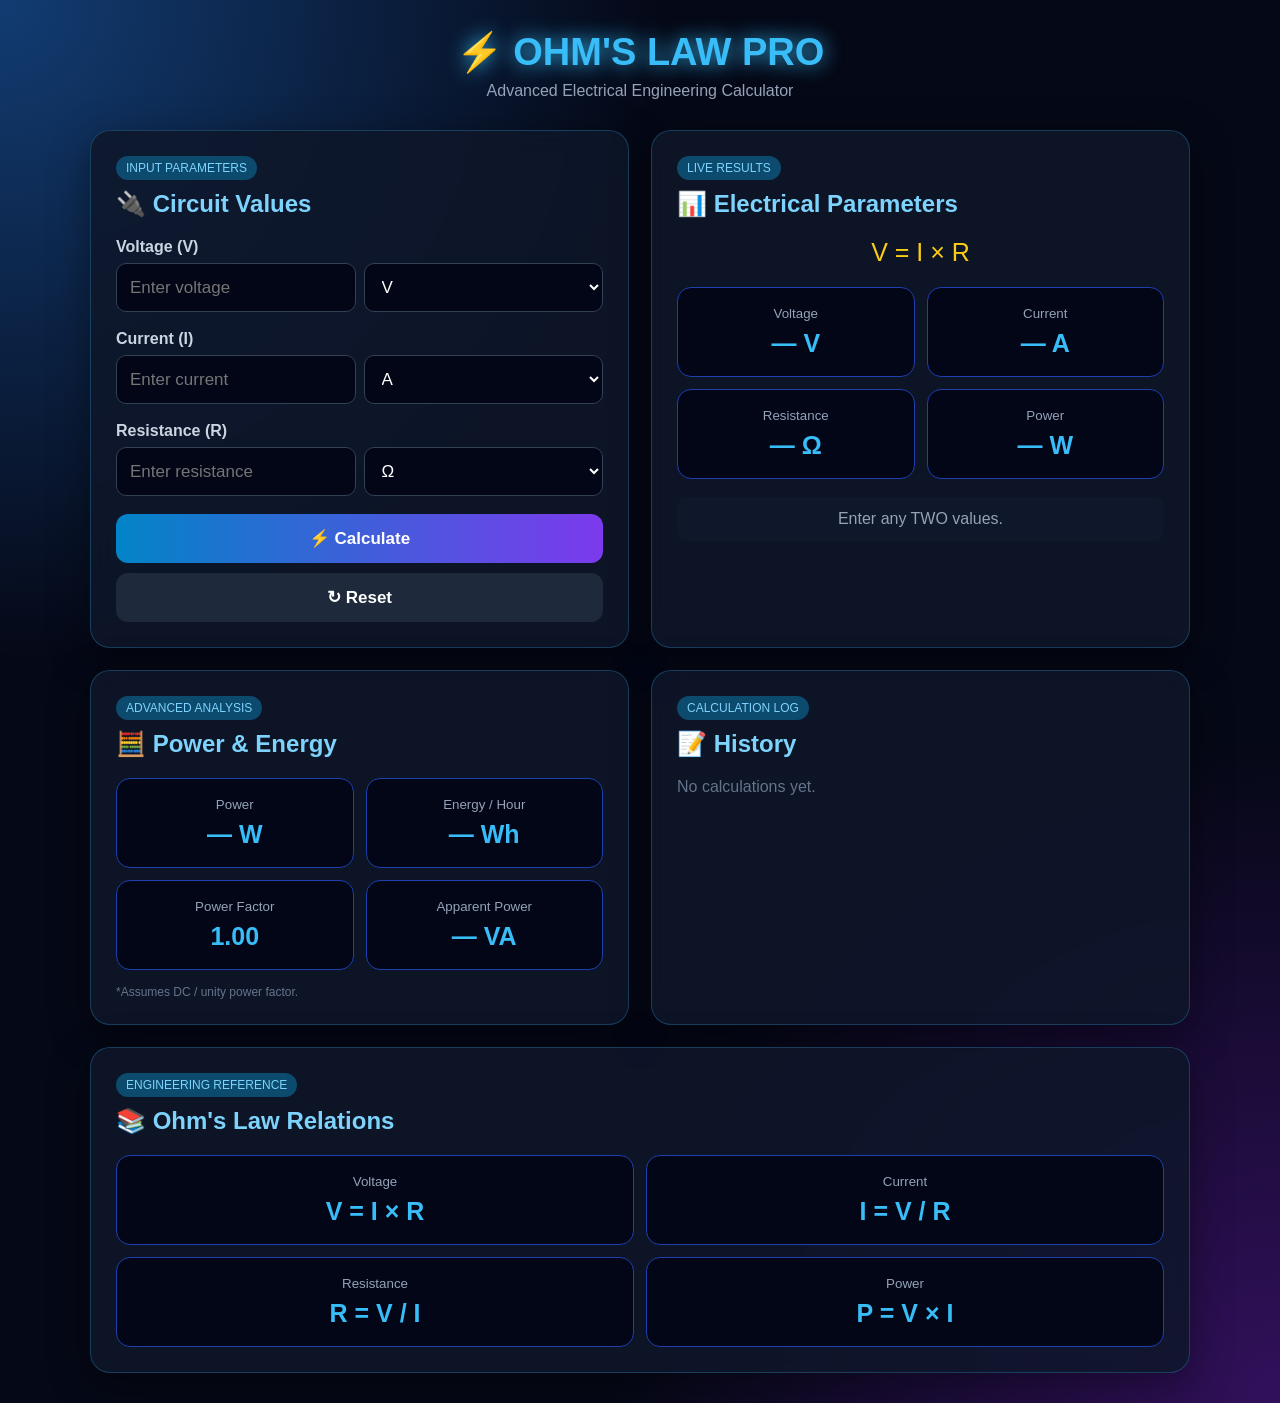
<file: ohm-law.html>
<!DOCTYPE html>
<html lang="en">

<head>

<meta charset="UTF-8">

<meta name="viewport"
content="width=device-width, initial-scale=1.0">

<title>⚡ Ohm's Law Pro Calculator</title>


<style>

*{
    box-sizing:border-box;
    margin:0;
    padding:0;
}

body{

    font-family:Arial,sans-serif;

    min-height:100vh;

    color:white;

    background:
    radial-gradient(
        circle at top left,
        #123c72 0%,
        transparent 35%
    ),

    radial-gradient(
        circle at bottom right,
        #32105c 0%,
        transparent 35%
    ),

    #050816;

    padding:30px;
}


.container{

    max-width:1100px;

    margin:auto;
}


header{

    text-align:center;

    margin-bottom:30px;
}


header h1{

    font-size:38px;

    color:#38bdf8;

    text-shadow:
    0 0 20px #38bdf8;
}


header p{

    color:#94a3b8;

    margin-top:8px;
}


.grid{

    display:grid;

    grid-template-columns:
    1fr 1fr;

    gap:22px;
}


.card{

    background:
    rgba(15,23,42,.85);

    border:
    1px solid
    rgba(56,189,248,.25);

    border-radius:20px;

    padding:25px;

    box-shadow:
    0 10px 40px
    rgba(0,0,0,.4);

    backdrop-filter:blur(15px);
}


.card h2{

    color:#7dd3fc;

    margin-bottom:20px;
}


.input-group{

    margin-bottom:18px;
}


label{

    display:block;

    color:#cbd5e1;

    margin-bottom:7px;

    font-weight:bold;
}


.input-row{

    display:flex;

    gap:8px;
}


input,
select{

    width:100%;

    padding:13px;

    border-radius:10px;

    border:
    1px solid
    #334155;

    background:#020617;

    color:white;

    font-size:17px;

    outline:none;
}


input:focus,
select:focus{

    border-color:#38bdf8;

    box-shadow:
    0 0 12px
    rgba(56,189,248,.3);
}


button{

    width:100%;

    padding:14px;

    border:0;

    border-radius:12px;

    background:
    linear-gradient(
        90deg,
        #0284c7,
        #7c3aed
    );

    color:white;

    font-size:17px;

    font-weight:bold;

    cursor:pointer;

    transition:.25s;
}


button:hover{

    transform:
    translateY(-2px);

    box-shadow:
    0 0 25px
    rgba(56,189,248,.4);
}


.secondary{

    margin-top:10px;

    background:#1e293b;
}


.results{

    display:grid;

    grid-template-columns:
    1fr 1fr;

    gap:12px;
}


.result-box{

    background:#020617;

    border:
    1px solid
    #1e40af;

    border-radius:14px;

    padding:18px;

    text-align:center;
}


.result-box small{

    display:block;

    color:#94a3b8;

    margin-bottom:8px;
}


.result-box strong{

    font-size:25px;

    color:#38bdf8;
}


.status{

    margin-top:18px;

    padding:13px;

    border-radius:10px;

    text-align:center;

    background:#0f172a;

    color:#94a3b8;
}


.formula{

    text-align:center;

    font-size:25px;

    margin:20px 0;

    color:#facc15;
}


.history{

    max-height:250px;

    overflow-y:auto;
}


.history-item{

    padding:12px;

    margin-bottom:8px;

    background:#020617;

    border-radius:10px;

    border-left:
    3px solid #38bdf8;

    font-size:14px;

    color:#cbd5e1;
}


.full{

    grid-column:
    1 / -1;
}


.badge{

    display:inline-block;

    padding:5px 10px;

    border-radius:20px;

    background:#0c4a6e;

    color:#7dd3fc;

    font-size:12px;

    margin-bottom:10px;
}


@media(max-width:750px){

    body{

        padding:15px;
    }


    .grid{

        grid-template-columns:
        1fr;
    }


    .full{

        grid-column:auto;
    }


    header h1{

        font-size:28px;
    }

}

</style>

</head>


<body>


<div class="container">


<header>

<h1>
⚡ OHM'S LAW PRO
</h1>

<p>
Advanced Electrical Engineering Calculator
</p>

</header>



<div class="grid">



<!-- INPUT -->

<div class="card">


<span class="badge">
INPUT PARAMETERS
</span>


<h2>
🔌 Circuit Values
</h2>



<!-- VOLTAGE -->

<div class="input-group">

<label>
Voltage (V)
</label>


<div class="input-row">

<input
type="number"
id="voltage"
placeholder="Enter voltage"
min="0"
step="any"
inputmode="decimal"
>


<select id="voltageUnit">

<option value="1">
V
</option>

<option value="1000">
kV
</option>

<option value="0.001">
mV
</option>

</select>

</div>

</div>



<!-- CURRENT -->

<div class="input-group">

<label>
Current (I)
</label>


<div class="input-row">

<input
type="number"
id="current"
placeholder="Enter current"
min="0"
step="any"
inputmode="decimal"
>


<select id="currentUnit">

<option value="1">
A
</option>

<option value="1000">
kA
</option>

<option value="0.001">
mA
</option>

</select>

</div>

</div>



<!-- RESISTANCE -->

<div class="input-group">

<label>
Resistance (R)
</label>


<div class="input-row">

<input
type="number"
id="resistance"
placeholder="Enter resistance"
min="0"
step="any"
inputmode="decimal"
>


<select id="resistanceUnit">

<option value="1">
Ω
</option>

<option value="1000">
kΩ
</option>

<option value="1000000">
MΩ
</option>

<option value="0.001">
mΩ
</option>

</select>

</div>

</div>



<button
onclick="calculate()"
>
⚡ Calculate
</button>


<button
class="secondary"
onclick="resetCalculator()"
>
↻ Reset
</button>


</div>




<!-- RESULTS -->

<div class="card">


<span class="badge">
LIVE RESULTS
</span>


<h2>
📊 Electrical Parameters
</h2>


<div class="formula">

V = I × R

</div>



<div class="results">


<div class="result-box">

<small>
Voltage
</small>

<strong id="resultV">
— V
</strong>

</div>



<div class="result-box">

<small>
Current
</small>

<strong id="resultI">
— A
</strong>

</div>



<div class="result-box">

<small>
Resistance
</small>

<strong id="resultR">
— Ω
</strong>

</div>



<div class="result-box">

<small>
Power
</small>

<strong id="resultP">
— W
</strong>

</div>


</div>



<div
class="status"
id="status"
>

Enter any TWO values.

</div>


</div>




<!-- ADVANCED -->

<div class="card">


<span class="badge">
ADVANCED ANALYSIS
</span>


<h2>
🧮 Power & Energy
</h2>



<div class="results">


<div class="result-box">

<small>
Power
</small>

<strong id="power">
— W
</strong>

</div>


<div class="result-box">

<small>
Energy / Hour
</small>

<strong id="energy">
— Wh
</strong>

</div>


<div class="result-box">

<small>
Power Factor
</small>

<strong>
1.00
</strong>

</div>


<div class="result-box">

<small>
Apparent Power
</small>

<strong id="apparent">
— VA
</strong>

</div>


</div>


<p
style="
margin-top:15px;
color:#64748b;
font-size:12px;
"
>

*Assumes DC / unity power factor.

</p>


</div>




<!-- HISTORY -->

<div class="card">


<span class="badge">
CALCULATION LOG
</span>


<h2>
📝 History
</h2>


<div
id="history"
class="history"
>

<p
style="color:#64748b;"
>

No calculations yet.

</p>

</div>


</div>




<!-- REFERENCE -->

<div class="card full">


<span class="badge">
ENGINEERING REFERENCE
</span>


<h2>
📚 Ohm's Law Relations
</h2>



<div class="results">


<div class="result-box">

<small>
Voltage
</small>

<strong>
V = I × R
</strong>

</div>


<div class="result-box">

<small>
Current
</small>

<strong>
I = V / R
</strong>

</div>


<div class="result-box">

<small>
Resistance
</small>

<strong>
R = V / I
</strong>

</div>


<div class="result-box">

<small>
Power
</small>

<strong>
P = V × I
</strong>

</div>


</div>


</div>


</div>

</div>



<script>


/* =================================
   INPUT PROTECTION
================================= */


const inputs = [

    document.getElementById("voltage"),

    document.getElementById("current"),

    document.getElementById("resistance")

];



inputs.forEach(function(input){


    /* Prevent - and e */

    input.addEventListener(
        "keydown",
        function(event){

            if(
                event.key === "-" ||
                event.key === "e" ||
                event.key === "E"
            ){

                event.preventDefault();

            }


            /* Enter = Calculate */

            if(event.key === "Enter"){

                calculate();

            }

        }
    );



    /* Clean pasted values */

    input.addEventListener(
        "input",
        function(){

            let value =
                this.value;


            /*
              Remove negative sign
            */

            value =
                value.replace(/-/g,"");


            /*
              Remove e/E
            */

            value =
                value.replace(/[eE]/g,"");


            /*
              Keep only:
              numbers + decimal
            */

            value =
                value.replace(
                    /[^0-9.]/g,
                    ""
                );


            /*
              Only ONE decimal
            */

            let parts =
                value.split(".");


            if(parts.length > 2){

                value =
                    parts[0] +
                    "." +
                    parts.slice(1).join("");

            }


            this.value =
                value;

        }
    );

});



/* =================================
   CALCULATOR
================================= */


let historyData = [];



function calculate(){


    let voltageInput =
        document.getElementById(
            "voltage"
        );


    let currentInput =
        document.getElementById(
            "current"
        );


    let resistanceInput =
        document.getElementById(
            "resistance"
        );



    let Vinput =
        parseFloat(
            voltageInput.value
        );


    let Iinput =
        parseFloat(
            currentInput.value
        );


    let Rinput =
        parseFloat(
            resistanceInput.value
        );



    let Vu =
        parseFloat(
            document.getElementById(
                "voltageUnit"
            ).value
        );


    let Iu =
        parseFloat(
            document.getElementById(
                "currentUnit"
            ).value
        );


    let Ru =
        parseFloat(
            document.getElementById(
                "resistanceUnit"
            ).value
        );



    let count = 0;



    if(!isNaN(Vinput))
        count++;


    if(!isNaN(Iinput))
        count++;


    if(!isNaN(Rinput))
        count++;



    if(count !== 2){

        showMessage(
            "⚠️ Enter exactly TWO values."
        );

        return;

    }



    /*
      Convert units
    */


    let V =
        !isNaN(Vinput)
        ? Vinput * Vu
        : NaN;


    let I =
        !isNaN(Iinput)
        ? Iinput * Iu
        : NaN;


    let R =
        !isNaN(Rinput)
        ? Rinput * Ru
        : NaN;



    /*
      Calculate Resistance
    */


    if(isNaN(R)){


        if(I === 0){

            showMessage(
                "❌ Current cannot be zero."
            );

            return;

        }


        R =
            V / I;


        resistanceInput.value =
            R.toFixed(4);

    }



    /*
      Calculate Current
    */


    else if(isNaN(I)){


        if(R === 0){

            showMessage(
                "❌ Resistance cannot be zero."
            );

            return;

        }


        I =
            V / R;


        currentInput.value =
            I.toFixed(4);

    }



    /*
      Calculate Voltage
    */


    else if(isNaN(V)){


        V =
            I * R;


        voltageInput.value =
            V.toFixed(4);

    }



    /*
      Power
    */


    let P =
        V * I;



    /*
      Results
    */


    document.getElementById(
        "resultV"
    ).innerText =
        formatNumber(V) + " V";


    document.getElementById(
        "resultI"
    ).innerText =
        formatNumber(I) + " A";


    document.getElementById(
        "resultR"
    ).innerText =
        formatNumber(R) + " Ω";


    document.getElementById(
        "resultP"
    ).innerText =
        formatNumber(P) + " W";



    document.getElementById(
        "power"
    ).innerText =
        formatNumber(P) + " W";


    document.getElementById(
        "energy"
    ).innerText =
        formatNumber(P) + " Wh";


    document.getElementById(
        "apparent"
    ).innerText =
        formatNumber(P) + " VA";



    showMessage(
        "✅ Calculation completed successfully!"
    );



    addHistory(
        V,
        I,
        R,
        P
    );

}



/* =================================
   NUMBER FORMAT
================================= */


function formatNumber(number){


    if(!isFinite(number))
        return "Error";


    if(
        Math.abs(number)
        >= 1000000
    ){

        return (
            number / 1000000
        ).toFixed(3) + " M";

    }


    if(
        Math.abs(number)
        >= 1000
    ){

        return (
            number / 1000
        ).toFixed(3) + " k";

    }


    if(
        Math.abs(number)
        < 0.001 &&
        number !== 0
    ){

        return number.toExponential(3);

    }


    return number.toFixed(3);

}



/* =================================
   MESSAGE
================================= */


function showMessage(text){

    document.getElementById(
        "status"
    ).innerText =
        text;

}



/* =================================
   HISTORY
================================= */


function addHistory(
    V,
    I,
    R,
    P
){


    historyData.unshift({

        V:V,

        I:I,

        R:R,

        P:P

    });


    if(
        historyData.length > 10
    ){

        historyData.pop();

    }


    renderHistory();

}



function renderHistory(){


    let box =
        document.getElementById(
            "history"
        );


    box.innerHTML = "";



    historyData.forEach(
        function(item,index){


            let div =
                document.createElement(
                    "div"
                );


            div.className =
                "history-item";


            div.innerHTML = `

                <b>#${index + 1}</b>

                &nbsp; V =
                ${formatNumber(item.V)} V

                &nbsp; | &nbsp;

                I =
                ${formatNumber(item.I)} A

                &nbsp; | &nbsp;

                R =
                ${formatNumber(item.R)} Ω

                &nbsp; | &nbsp;

                P =
                ${formatNumber(item.P)} W

            `;


            box.appendChild(div);

        }
    );

}



/* =================================
   RESET
================================= */


function resetCalculator(){


    document.getElementById(
        "voltage"
    ).value = "";


    document.getElementById(
        "current"
    ).value = "";


    document.getElementById(
        "resistance"
    ).value = "";



    document.getElementById(
        "resultV"
    ).innerText =
        "— V";


    document.getElementById(
        "resultI"
    ).innerText =
        "— A";


    document.getElementById(
        "resultR"
    ).innerText =
        "— Ω";


    document.getElementById(
        "resultP"
    ).innerText =
        "— W";


    document.getElementById(
        "power"
    ).innerText =
        "— W";


    document.getElementById(
        "energy"
    ).innerText =
        "— Wh";


    document.getElementById(
        "apparent"
    ).innerText =
        "— VA";


    showMessage(
        "Enter any TWO values."
    );

}

</script>


</body>

</html>
</file>
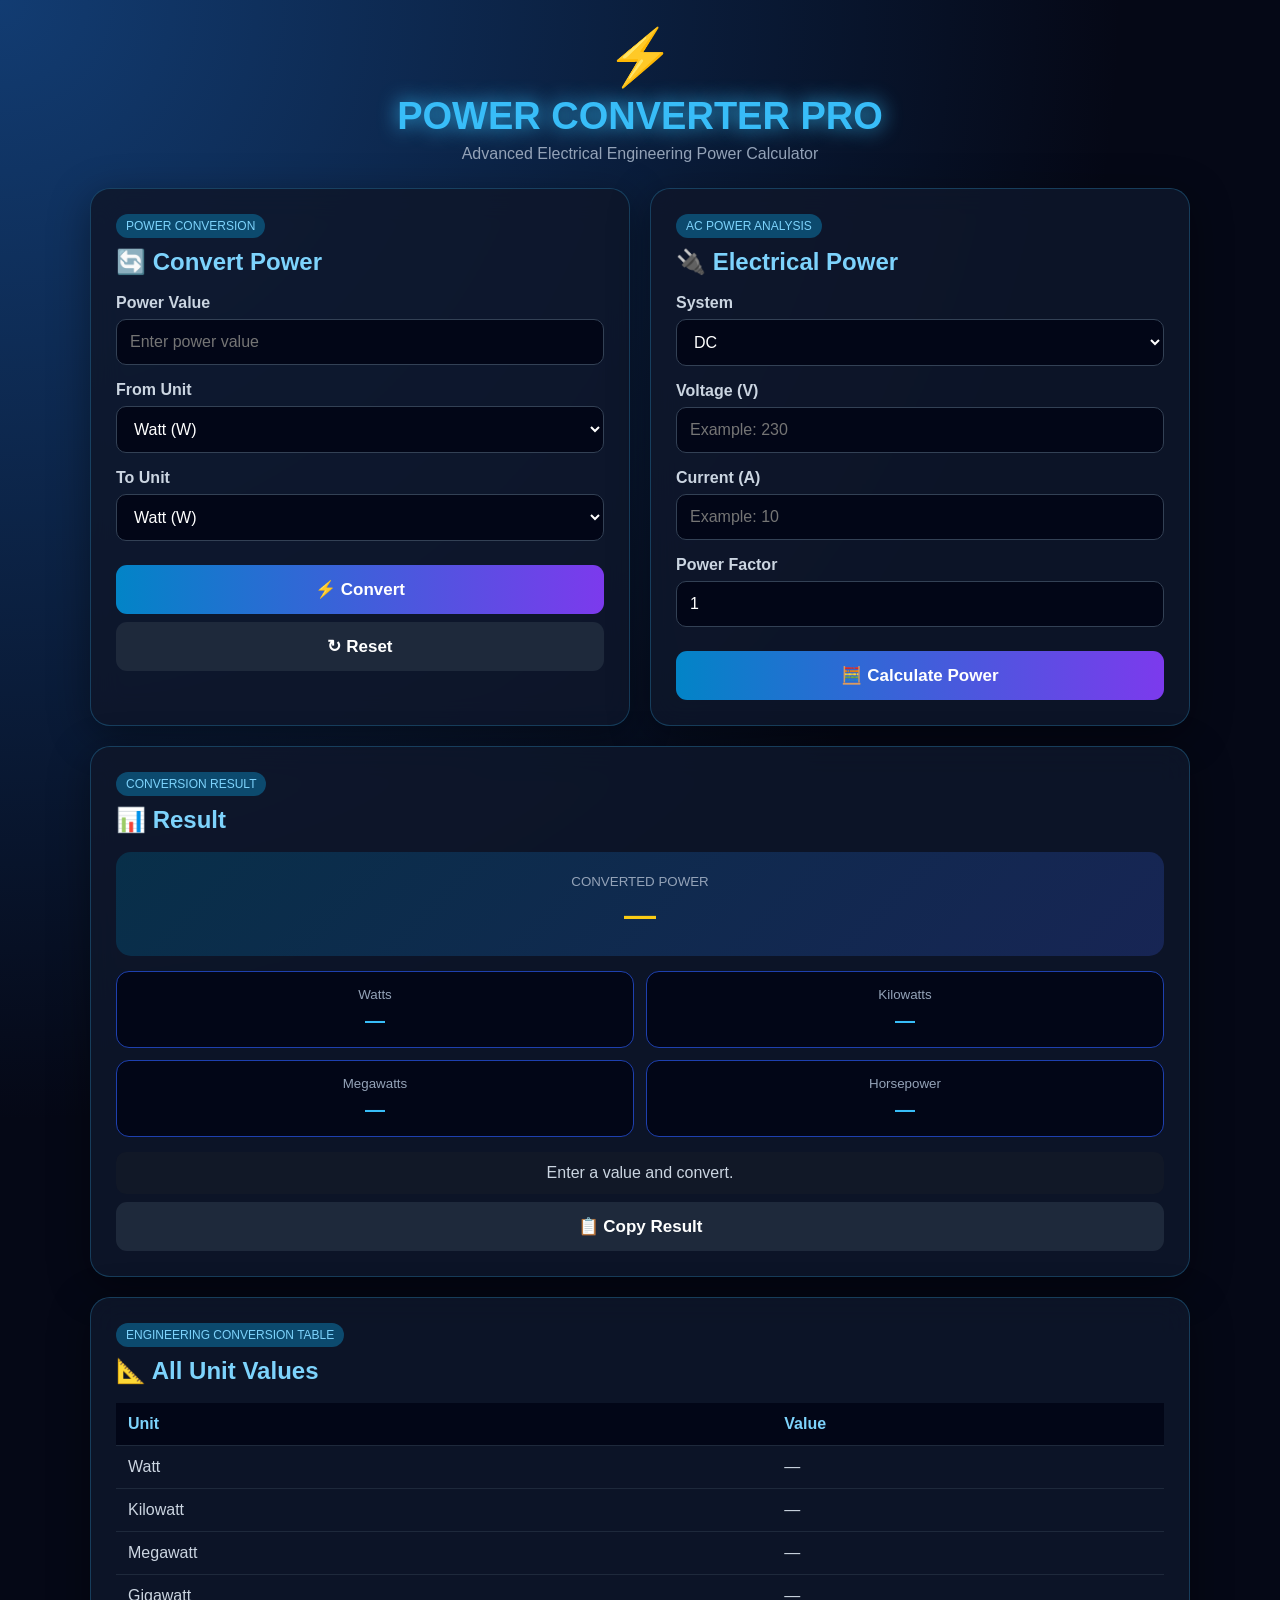
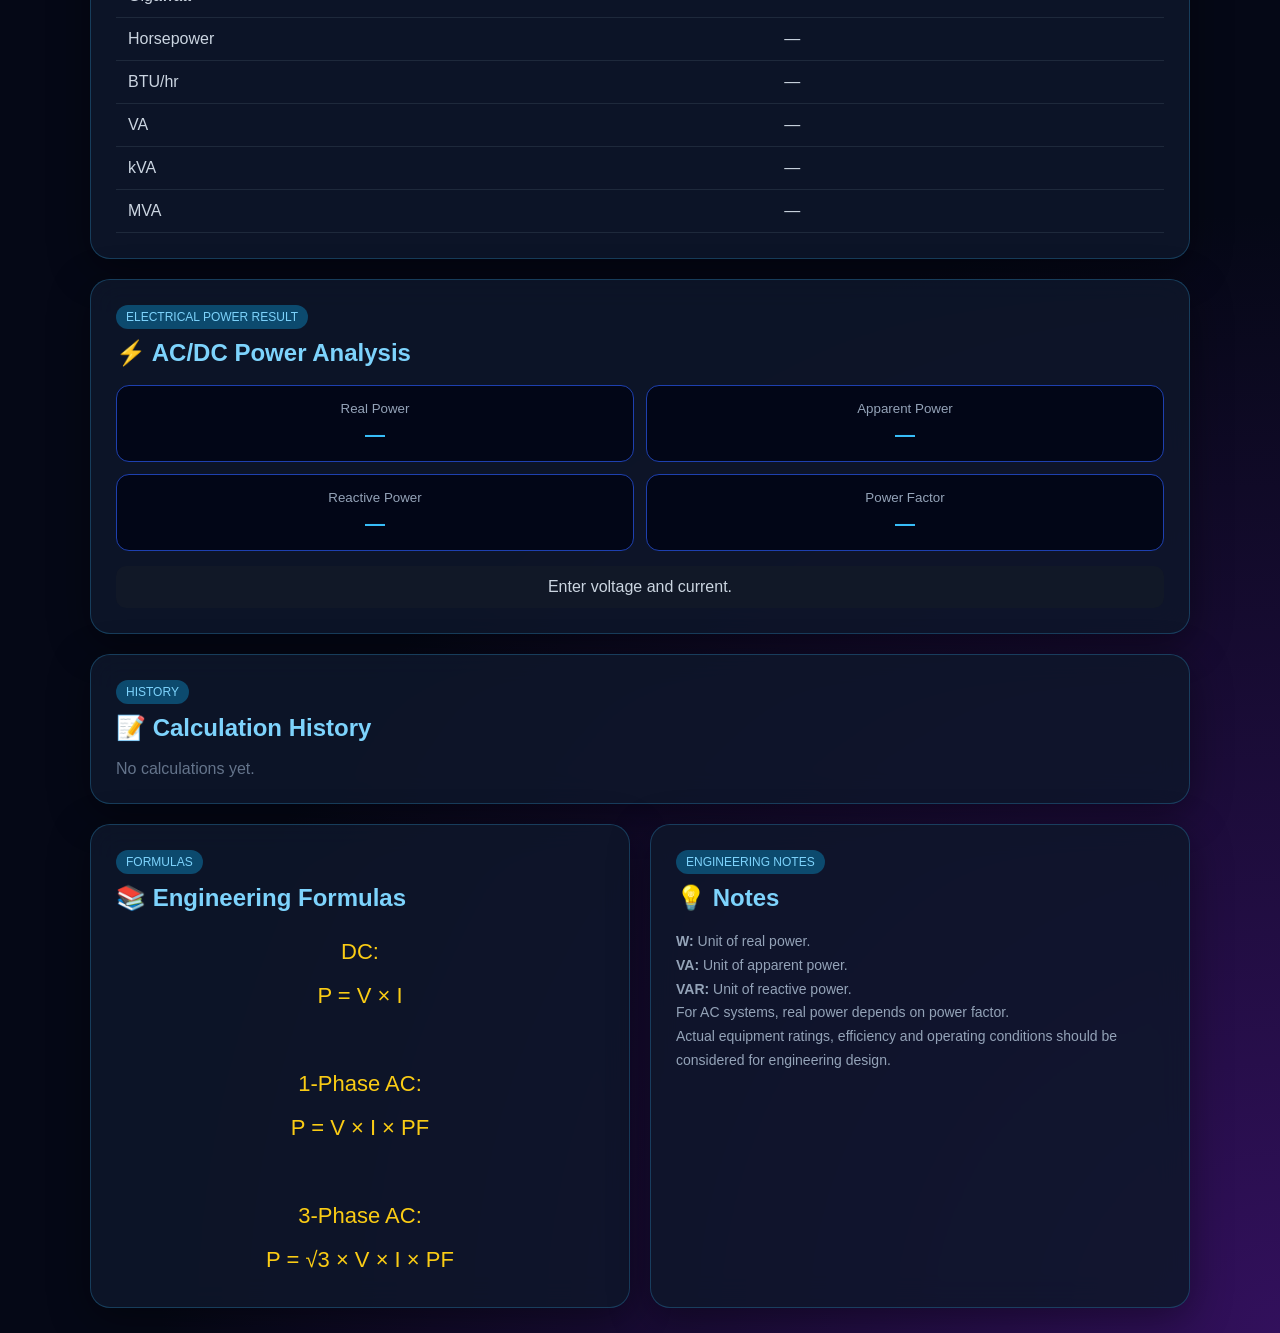
<file: powerconverter.html>
<!DOCTYPE html>
<html lang="en">

<head>

<meta charset="UTF-8">

<meta name="viewport"
content="width=device-width, initial-scale=1.0">

<title>⚡ Power Converter Pro</title>


<style>

*{
    margin:0;
    padding:0;
    box-sizing:border-box;
    font-family:Segoe UI,Arial,sans-serif;
}

body{

    min-height:100vh;

    padding:25px;

    color:white;

    background:
    radial-gradient(
        circle at top left,
        #123c72,
        transparent 35%
    ),

    radial-gradient(
        circle at bottom right,
        #32105c,
        transparent 35%
    ),

    #050816;
}


.container{

    max-width:1100px;

    margin:auto;
}


header{

    text-align:center;

    margin-bottom:25px;
}


.icon{

    font-size:55px;

    margin-bottom:5px;

}


h1{

    color:#38bdf8;

    font-size:38px;

    text-shadow:
    0 0 20px #38bdf8;
}


.subtitle{

    color:#94a3b8;

    margin-top:7px;
}


.grid{

    display:grid;

    grid-template-columns:
    1fr 1fr;

    gap:20px;
}


.card{

    background:
    rgba(15,23,42,.86);

    border:
    1px solid
    rgba(56,189,248,.25);

    border-radius:20px;

    padding:25px;

    box-shadow:
    0 10px 40px
    rgba(0,0,0,.4);

    backdrop-filter:blur(15px);
}


.card h2{

    color:#7dd3fc;

    margin-bottom:18px;
}


.badge{

    display:inline-block;

    padding:5px 10px;

    border-radius:20px;

    background:#0c4a6e;

    color:#7dd3fc;

    font-size:12px;

    margin-bottom:10px;
}


.input-group{

    margin-bottom:16px;
}


label{

    display:block;

    color:#cbd5e1;

    margin-bottom:7px;

    font-weight:bold;
}


input,
select{

    width:100%;

    padding:13px;

    border-radius:10px;

    border:
    1px solid #334155;

    background:#020617;

    color:white;

    font-size:16px;

    outline:none;
}


input:focus,
select:focus{

    border-color:#38bdf8;

    box-shadow:
    0 0 12px
    rgba(56,189,248,.3);
}


button{

    width:100%;

    padding:14px;

    border:0;

    border-radius:11px;

    background:
    linear-gradient(
        90deg,
        #0284c7,
        #7c3aed
    );

    color:white;

    font-size:17px;

    font-weight:bold;

    cursor:pointer;

    margin-top:8px;

    transition:.2s;
}


button:hover{

    transform:translateY(-2px);

    box-shadow:
    0 0 20px
    rgba(56,189,248,.35);
}


.secondary{

    background:#1e293b;
}


.result-main{

    text-align:center;

    padding:22px;

    margin-top:15px;

    border-radius:15px;

    background:
    linear-gradient(
        135deg,
        #082f49,
        #172554
    );
}


.result-main small{

    display:block;

    color:#94a3b8;

    margin-bottom:8px;
}


.result-main strong{

    font-size:32px;

    color:#facc15;
}


.results{

    display:grid;

    grid-template-columns:
    1fr 1fr;

    gap:12px;

    margin-top:15px;
}


.result-box{

    background:#020617;

    border:
    1px solid #1e40af;

    border-radius:13px;

    padding:15px;

    text-align:center;
}


.result-box small{

    display:block;

    color:#94a3b8;

    margin-bottom:7px;
}


.result-box strong{

    color:#38bdf8;

    font-size:20px;
}


.status{

    margin-top:15px;

    padding:12px;

    background:#111827;

    border-radius:10px;

    color:#cbd5e1;

    text-align:center;
}


.full{

    grid-column:
    1 / -1;
}


.table-wrapper{

    overflow-x:auto;

    margin-top:15px;
}


table{

    width:100%;

    border-collapse:collapse;
}


th,
td{

    padding:12px;

    border-bottom:
    1px solid #1e293b;

    text-align:left;
}


th{

    color:#7dd3fc;

    background:#020617;
}


td{

    color:#cbd5e1;
}


.history{

    max-height:250px;

    overflow-y:auto;
}


.history-item{

    padding:12px;

    margin-bottom:8px;

    border-radius:10px;

    background:#020617;

    border-left:
    3px solid #38bdf8;

    color:#cbd5e1;

    font-size:14px;
}


.formula{

    text-align:center;

    font-size:22px;

    line-height:2;

    color:#facc15;
}


.info{

    color:#94a3b8;

    line-height:1.7;

    font-size:14px;
}


@media(max-width:750px){

    body{
        padding:15px;
    }

    .grid{
        grid-template-columns:1fr;
    }

    .full{
        grid-column:auto;
    }

    .results{
        grid-template-columns:1fr;
    }

    h1{
        font-size:28px;
    }

}

</style>

</head>


<body>


<div class="container">


<header>

<div class="icon">
⚡
</div>

<h1>
POWER CONVERTER PRO
</h1>

<p class="subtitle">
Advanced Electrical Engineering Power Calculator
</p>

</header>



<div class="grid">



<!-- POWER CONVERSION -->

<div class="card">

<span class="badge">
POWER CONVERSION
</span>

<h2>
🔄 Convert Power
</h2>


<div class="input-group">

<label>
Power Value
</label>

<input
type="number"
id="value"
placeholder="Enter power value"
min="0"
step="any"
inputmode="decimal"
>

</div>


<div class="input-group">

<label>
From Unit
</label>

<select id="fromUnit">

<option value="w">
Watt (W)
</option>

<option value="kw">
Kilowatt (kW)
</option>

<option value="mw">
Megawatt (MW)
</option>

<option value="gw">
Gigawatt (GW)
</option>

<option value="hp">
Horsepower (HP)
</option>

<option value="btu">
BTU/hr
</option>

<option value="va">
Volt-Ampere (VA)
</option>

<option value="kva">
Kilovolt-Ampere (kVA)
</option>

<option value="mva">
Megavolt-Ampere (MVA)
</option>

</select>

</div>


<div class="input-group">

<label>
To Unit
</label>

<select id="toUnit">

<option value="w">
Watt (W)
</option>

<option value="kw">
Kilowatt (kW)
</option>

<option value="mw">
Megawatt (MW)
</option>

<option value="gw">
Gigawatt (GW)
</option>

<option value="hp">
Horsepower (HP)
</option>

<option value="btu">
BTU/hr
</option>

<option value="va">
Volt-Ampere (VA)
</option>

<option value="kva">
Kilovolt-Ampere (kVA)
</option>

<option value="mva">
Megavolt-Ampere (MVA)
</option>

</select>

</div>


<button onclick="convertPower()">

⚡ Convert

</button>


<button
class="secondary"
onclick="resetAll()"
>

↻ Reset

</button>


</div>




<!-- POWER FACTOR -->

<div class="card">

<span class="badge">
AC POWER ANALYSIS
</span>

<h2>
🔌 Electrical Power
</h2>


<div class="input-group">

<label>
System
</label>

<select id="system">

<option value="dc">
DC
</option>

<option value="single">
1-Phase AC
</option>

<option value="three">
3-Phase AC
</option>

</select>

</div>


<div class="input-group">

<label>
Voltage (V)
</label>

<input
type="number"
id="voltage"
placeholder="Example: 230"
min="0"
step="any"
inputmode="decimal"
>

</div>


<div class="input-group">

<label>
Current (A)
</label>

<input
type="number"
id="current"
placeholder="Example: 10"
min="0"
step="any"
inputmode="decimal"
>

</div>


<div class="input-group">

<label>
Power Factor
</label>

<input
type="number"
id="pf"
value="1"
placeholder="0.80"
min="0.01"
max="1"
step="0.01"
inputmode="decimal"
>

</div>


<button onclick="calculateElectricalPower()">

🧮 Calculate Power

</button>


</div>




<!-- RESULT -->

<div class="card full">

<span class="badge">
CONVERSION RESULT
</span>

<h2>
📊 Result
</h2>


<div class="result-main">

<small>
CONVERTED POWER
</small>

<strong id="output">
—
</strong>

</div>


<div class="results">


<div class="result-box">

<small>
Watts
</small>

<strong id="watts">
—
</strong>

</div>


<div class="result-box">

<small>
Kilowatts
</small>

<strong id="kilowatts">
—
</strong>

</div>


<div class="result-box">

<small>
Megawatts
</small>

<strong id="megawatts">
—
</strong>

</div>


<div class="result-box">

<small>
Horsepower
</small>

<strong id="horsepower">
—
</strong>

</div>


</div>


<div
class="status"
id="status"
>

Enter a value and convert.

</div>


<button
class="secondary"
onclick="copyResult()"
>

📋 Copy Result

</button>


</div>




<!-- ALL UNITS -->

<div class="card full">

<span class="badge">
ENGINEERING CONVERSION TABLE
</span>

<h2>
📐 All Unit Values
</h2>


<div class="table-wrapper">

<table>

<thead>

<tr>

<th>
Unit
</th>

<th>
Value
</th>

</tr>

</thead>


<tbody>

<tr>
<td>Watt</td>
<td id="tableW">—</td>
</tr>

<tr>
<td>Kilowatt</td>
<td id="tableKW">—</td>
</tr>

<tr>
<td>Megawatt</td>
<td id="tableMW">—</td>
</tr>

<tr>
<td>Gigawatt</td>
<td id="tableGW">—</td>
</tr>

<tr>
<td>Horsepower</td>
<td id="tableHP">—</td>
</tr>

<tr>
<td>BTU/hr</td>
<td id="tableBTU">—</td>
</tr>

<tr>
<td>VA</td>
<td id="tableVA">—</td>
</tr>

<tr>
<td>kVA</td>
<td id="tableKVA">—</td>
</tr>

<tr>
<td>MVA</td>
<td id="tableMVA">—</td>
</tr>

</tbody>

</table>

</div>

</div>




<!-- ELECTRICAL RESULT -->

<div class="card full">

<span class="badge">
ELECTRICAL POWER RESULT
</span>

<h2>
⚡ AC/DC Power Analysis
</h2>


<div class="results">


<div class="result-box">

<small>
Real Power
</small>

<strong id="realPower">
—
</strong>

</div>


<div class="result-box">

<small>
Apparent Power
</small>

<strong id="apparentPower">
—
</strong>

</div>


<div class="result-box">

<small>
Reactive Power
</small>

<strong id="reactivePower">
—
</strong>

</div>


<div class="result-box">

<small>
Power Factor
</small>

<strong id="powerFactor">
—
</strong>

</div>


</div>


<div
class="status"
id="electricalStatus"
>

Enter voltage and current.

</div>


</div>




<!-- HISTORY -->

<div class="card full">

<span class="badge">
HISTORY
</span>

<h2>
📝 Calculation History
</h2>


<div
class="history"
id="history"
>

<p style="color:#64748b;">
No calculations yet.
</p>

</div>


</div>




<!-- FORMULA -->

<div class="card">

<span class="badge">
FORMULAS
</span>

<h2>
📚 Engineering Formulas
</h2>


<div class="formula">

DC:

<br>

P = V × I

<br><br>

1-Phase AC:

<br>

P = V × I × PF

<br><br>

3-Phase AC:

<br>

P = √3 × V × I × PF

</div>

</div>




<!-- NOTES -->

<div class="card">

<span class="badge">
ENGINEERING NOTES
</span>

<h2>
💡 Notes
</h2>


<div class="info">

<p>
<strong>W:</strong>
Unit of real power.
</p>

<p>
<strong>VA:</strong>
Unit of apparent power.
</p>

<p>
<strong>VAR:</strong>
Unit of reactive power.
</p>

<p>
For AC systems,
real power depends on
power factor.
</p>

<p>
Actual equipment ratings,
efficiency and operating conditions
should be considered for engineering design.
</p>

</div>

</div>



</div>

</div>



<script>


/* =========================================
   UNIT DEFINITIONS
========================================= */


const units = {

    w:1,

    kw:1000,

    mw:1000000,

    gw:1000000000,

    hp:745.699872,

    btu:0.29307107,

    va:1,

    kva:1000,

    mva:1000000

};



/* =========================================
   INPUT PROTECTION
========================================= */


const numericIds = [

    "value",

    "voltage",

    "current",

    "pf"

];


numericIds.forEach(function(id){

    const input =
        document.getElementById(id);


    input.addEventListener(
        "keydown",
        function(event){

            if(
                event.key === "-" ||
                event.key === "e" ||
                event.key === "E"
            ){

                event.preventDefault();

            }


            if(event.key === "Enter"){

                if(id === "value"){

                    convertPower();

                }else{

                    calculateElectricalPower();

                }

            }

        }
    );


    input.addEventListener(
        "input",
        function(){

            let value =
                this.value;


            value =
                value.replace(
                    /-/g,
                    ""
                );


            value =
                value.replace(
                    /[eE]/g,
                    ""
                );


            value =
                value.replace(
                    /[^0-9.]/g,
                    ""
                );


            let parts =
                value.split(".");


            if(parts.length > 2){

                value =
                    parts[0] +
                    "." +
                    parts.slice(1).join("");

            }


            this.value =
                value;

        }
    );

});



/* =========================================
   POWER CONVERSION
========================================= */


function convertPower(){


    let value =
        parseFloat(
            document.getElementById(
                "value"
            ).value
        );


    let from =
        document.getElementById(
            "fromUnit"
        ).value;


    let to =
        document.getElementById(
            "toUnit"
        ).value;



    if(
        isNaN(value)
    ){

        showStatus(
            "⚠️ Please enter a power value."
        );

        return;

    }



    if(value < 0){

        showStatus(
            "⚠️ Negative values are not allowed."
        );

        return;

    }



    /* Convert to watts */

    let wattValue =
        value *
        units[from];


    /* Convert target */

    let result =
        wattValue /
        units[to];



    let formatted =
        formatNumber(result);



    document.getElementById(
        "output"
    ).innerText =
        formatted +
        " " +
        unitName(to);



    /*
      Main conversions
    */


    document.getElementById(
        "watts"
    ).innerText =
        formatNumber(wattValue) +
        " W";


    document.getElementById(
        "kilowatts"
    ).innerText =
        formatNumber(
            wattValue / 1000
        ) +
        " kW";


    document.getElementById(
        "megawatts"
    ).innerText =
        formatNumber(
            wattValue / 1000000
        ) +
        " MW";


    document.getElementById(
        "horsepower"
    ).innerText =
        formatNumber(
            wattValue /
            745.699872
        ) +
        " HP";



    /*
      Table
    */


    document.getElementById(
        "tableW"
    ).innerText =
        formatNumber(wattValue)
        + " W";


    document.getElementById(
        "tableKW"
    ).innerText =
        formatNumber(
            wattValue / 1000
        )
        + " kW";


    document.getElementById(
        "tableMW"
    ).innerText =
        formatNumber(
            wattValue / 1000000
        )
        + " MW";


    document.getElementById(
        "tableGW"
    ).innerText =
        formatNumber(
            wattValue / 1000000000
        )
        + " GW";


    document.getElementById(
        "tableHP"
    ).innerText =
        formatNumber(
            wattValue /
            745.699872
        )
        + " HP";


    document.getElementById(
        "tableBTU"
    ).innerText =
        formatNumber(
            wattValue /
            0.29307107
        )
        + " BTU/hr";


    document.getElementById(
        "tableVA"
    ).innerText =
        formatNumber(wattValue)
        + " VA";


    document.getElementById(
        "tableKVA"
    ).innerText =
        formatNumber(
            wattValue / 1000
        )
        + " kVA";


    document.getElementById(
        "tableMVA"
    ).innerText =
        formatNumber(
            wattValue / 1000000
        )
        + " MVA";



    showStatus(
        "✅ Power conversion completed."
    );



    addHistory(
        value,
        unitName(from),
        result,
        unitName(to)
    );

}



/* =========================================
   ELECTRICAL POWER
========================================= */


function calculateElectricalPower(){


    let system =
        document.getElementById(
            "system"
        ).value;


    let V =
        parseFloat(
            document.getElementById(
                "voltage"
            ).value
        );


    let I =
        parseFloat(
            document.getElementById(
                "current"
            ).value
        );


    let PF =
        parseFloat(
            document.getElementById(
                "pf"
            ).value
        );



    if(
        isNaN(V) ||
        isNaN(I)
    ){

        document.getElementById(
            "electricalStatus"
        ).innerText =
            "⚠️ Enter voltage and current.";

        return;

    }


    if(
        V < 0 ||
        I < 0
    ){

        document.getElementById(
            "electricalStatus"
        ).innerText =
            "⚠️ Negative values are not allowed.";

        return;

    }


    if(
        isNaN(PF) ||
        PF <= 0 ||
        PF > 1
    ){

        document.getElementById(
            "electricalStatus"
        ).innerText =
            "⚠️ Power factor must be between 0.01 and 1.";

        return;

    }



    let apparent;


    let real;


    let reactive;



    /*
      DC
    */

    if(system === "dc"){

        apparent =
            V * I;

        real =
            V * I;

        reactive =
            0;

    }



    /*
      1 Phase
    */

    else if(system === "single"){

        apparent =
            V * I;

        real =
            V * I * PF;

        reactive =
            Math.sqrt(
                Math.max(
                    0,
                    apparent * apparent -
                    real * real
                )
            );

    }



    /*
      3 Phase
    */

    else{

        apparent =
            Math.sqrt(3) *
            V *
            I;

        real =
            Math.sqrt(3) *
            V *
            I *
            PF;

        reactive =
            Math.sqrt(
                Math.max(
                    0,
                    apparent * apparent -
                    real * real
                )
            );

    }



    document.getElementById(
        "realPower"
    ).innerText =
        formatNumber(real) +
        " W";


    document.getElementById(
        "apparentPower"
    ).innerText =
        formatNumber(apparent) +
        " VA";


    document.getElementById(
        "reactivePower"
    ).innerText =
        formatNumber(reactive) +
        " VAR";


    document.getElementById(
        "powerFactor"
    ).innerText =
        PF.toFixed(2);



    document.getElementById(
        "electricalStatus"
    ).innerText =
        "✅ Electrical power calculated successfully.";

}



/* =========================================
   UNIT NAME
========================================= */


function unitName(unit){

    const names = {

        w:"W",

        kw:"kW",

        mw:"MW",

        gw:"GW",

        hp:"HP",

        btu:"BTU/hr",

        va:"VA",

        kva:"kVA",

        mva:"MVA"

    };


    return names[unit];

}



/* =========================================
   FORMAT
========================================= */


function formatNumber(number){

    if(!isFinite(number))
        return "Error";


    if(number === 0)
        return "0";


    if(
        Math.abs(number) >=
        1000000000
    ){

        return (
            number /
            1000000000
        ).toLocaleString(
            "en-IN",
            {
                maximumFractionDigits:6
            }
        );

    }


    if(
        Math.abs(number) >=
        1000000
    ){

        return (
            number /
            1000000
        ).toLocaleString(
            "en-IN",
            {
                maximumFractionDigits:6
            }
        );

    }


    return number.toLocaleString(
        "en-IN",
        {
            maximumFractionDigits:8
        }
    );

}



/* =========================================
   STATUS
========================================= */


function showStatus(text){

    document.getElementById(
        "status"
    ).innerText =
        text;

}



/* =========================================
   HISTORY
========================================= */


function addHistory(
    value,
    from,
    result,
    to
){

    let history =
        document.getElementById(
            "history"
        );


    if(
        history.querySelector(
            "p"
        )
    ){

        history.innerHTML = "";

    }


    let item =
        document.createElement(
            "div"
        );


    item.className =
        "history-item";


    item.innerHTML = `

        ⚡ ${value} ${from}

        →

        <b>
        ${formatNumber(result)}
        ${to}
        </b>

    `;


    history.prepend(item);


    /*
      Maximum 10 history items
    */


    while(
        history.children.length > 10
    ){

        history.removeChild(
            history.lastChild
        );

    }

}



/* =========================================
   COPY
========================================= */


function copyResult(){

    let output =
        document.getElementById(
            "output"
        ).innerText;


    if(output === "—"){

        showStatus(
            "⚠️ Calculate a result first."
        );

        return;

    }


    navigator.clipboard.writeText(
        output
    );


    showStatus(
        "📋 Result copied to clipboard."
    );

}



/* =========================================
   RESET
========================================= */


function resetAll(){

    document.getElementById(
        "value"
    ).value = "";


    document.getElementById(
        "voltage"
    ).value = "";


    document.getElementById(
        "current"
    ).value = "";


    document.getElementById(
        "pf"
    ).value = "1";


    document.getElementById(
        "output"
    ).innerText = "—";


    document.getElementById(
        "watts"
    ).innerText = "—";


    document.getElementById(
        "kilowatts"
    ).innerText = "—";


    document.getElementById(
        "megawatts"
    ).innerText = "—";


    document.getElementById(
        "horsepower"
    ).innerText = "—";


    const tableIds = [

        "tableW",
        "tableKW",
        "tableMW",
        "tableGW",
        "tableHP",
        "tableBTU",
        "tableVA",
        "tableKVA",
        "tableMVA"

    ];


    tableIds.forEach(
        function(id){

            document.getElementById(
                id
            ).innerText = "—";

        }
    );


    document.getElementById(
        "realPower"
    ).innerText = "—";


    document.getElementById(
        "apparentPower"
    ).innerText = "—";


    document.getElementById(
        "reactivePower"
    ).innerText = "—";


    document.getElementById(
        "powerFactor"
    ).innerText = "—";


    showStatus(
        "Enter a value and convert."
    );


    document.getElementById(
        "electricalStatus"
    ).innerText =
        "Enter voltage and current.";

}

</script>


</body>

</html>
</file>
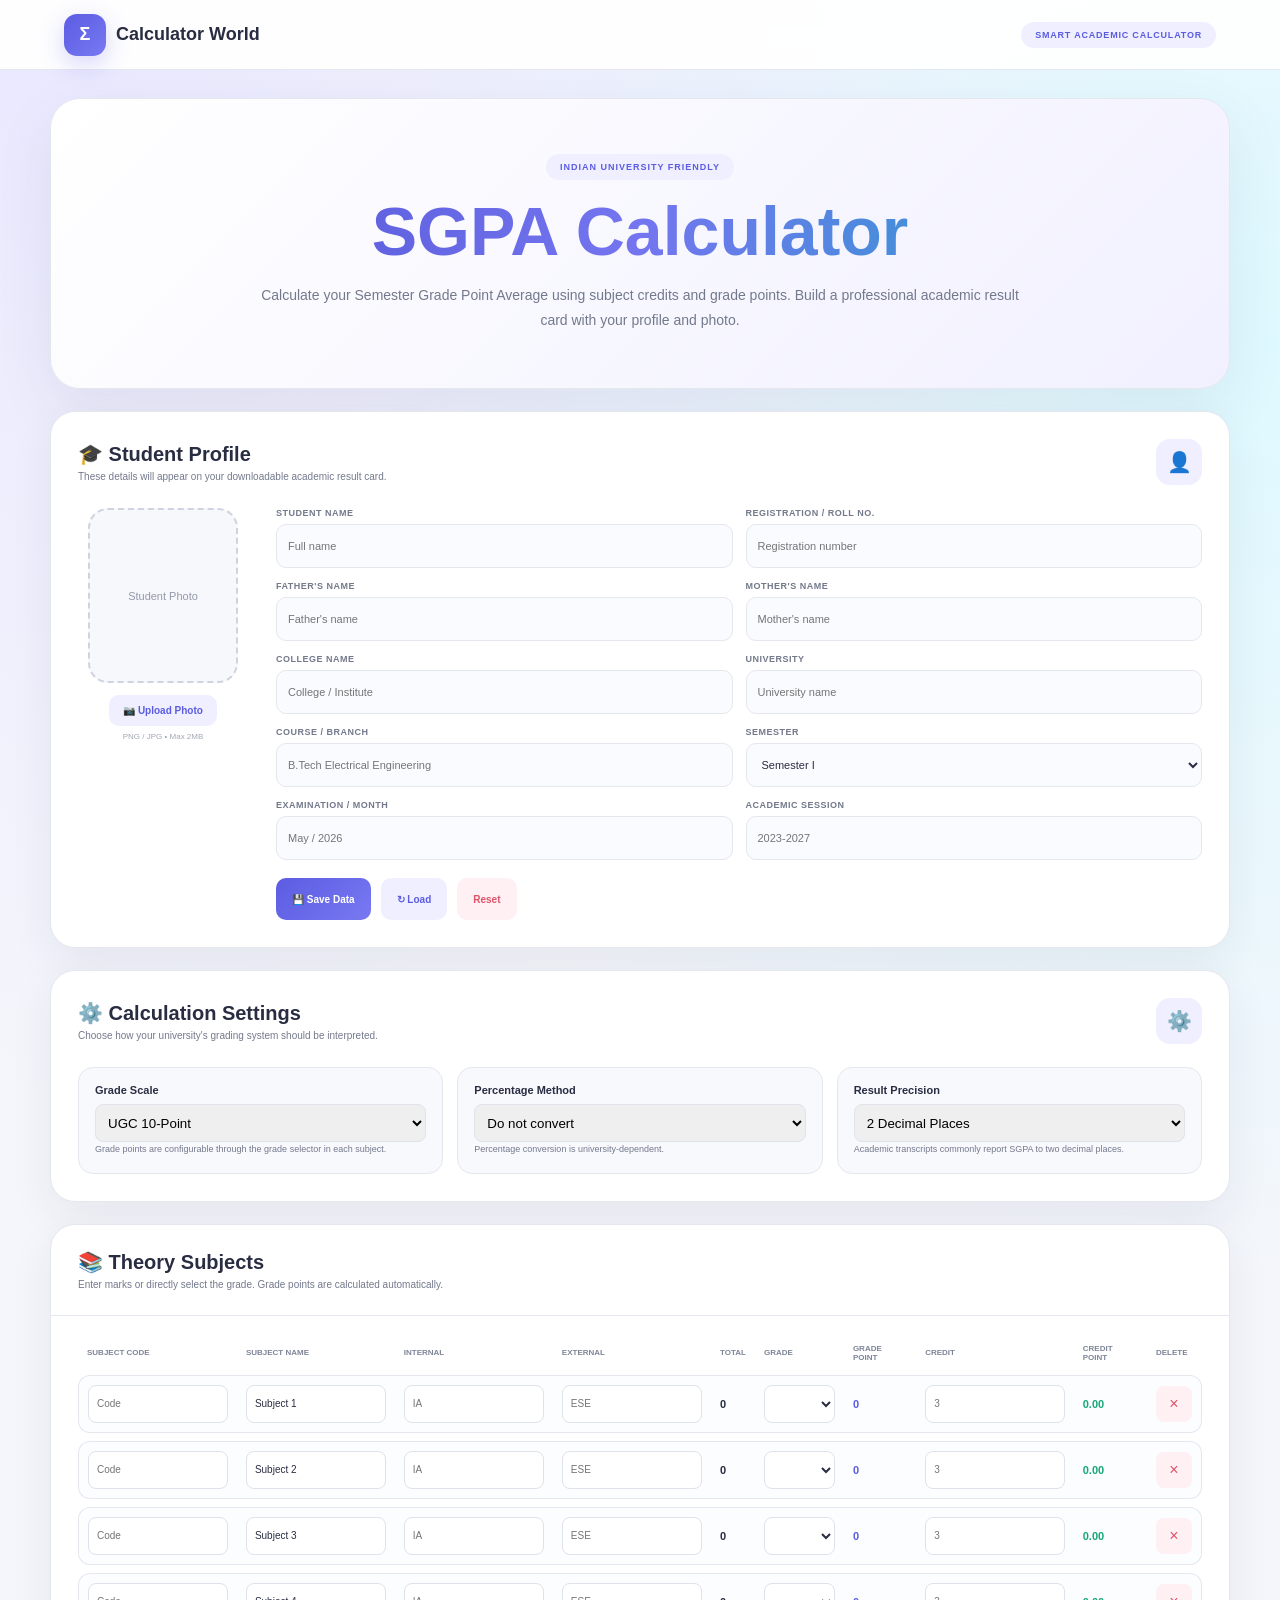
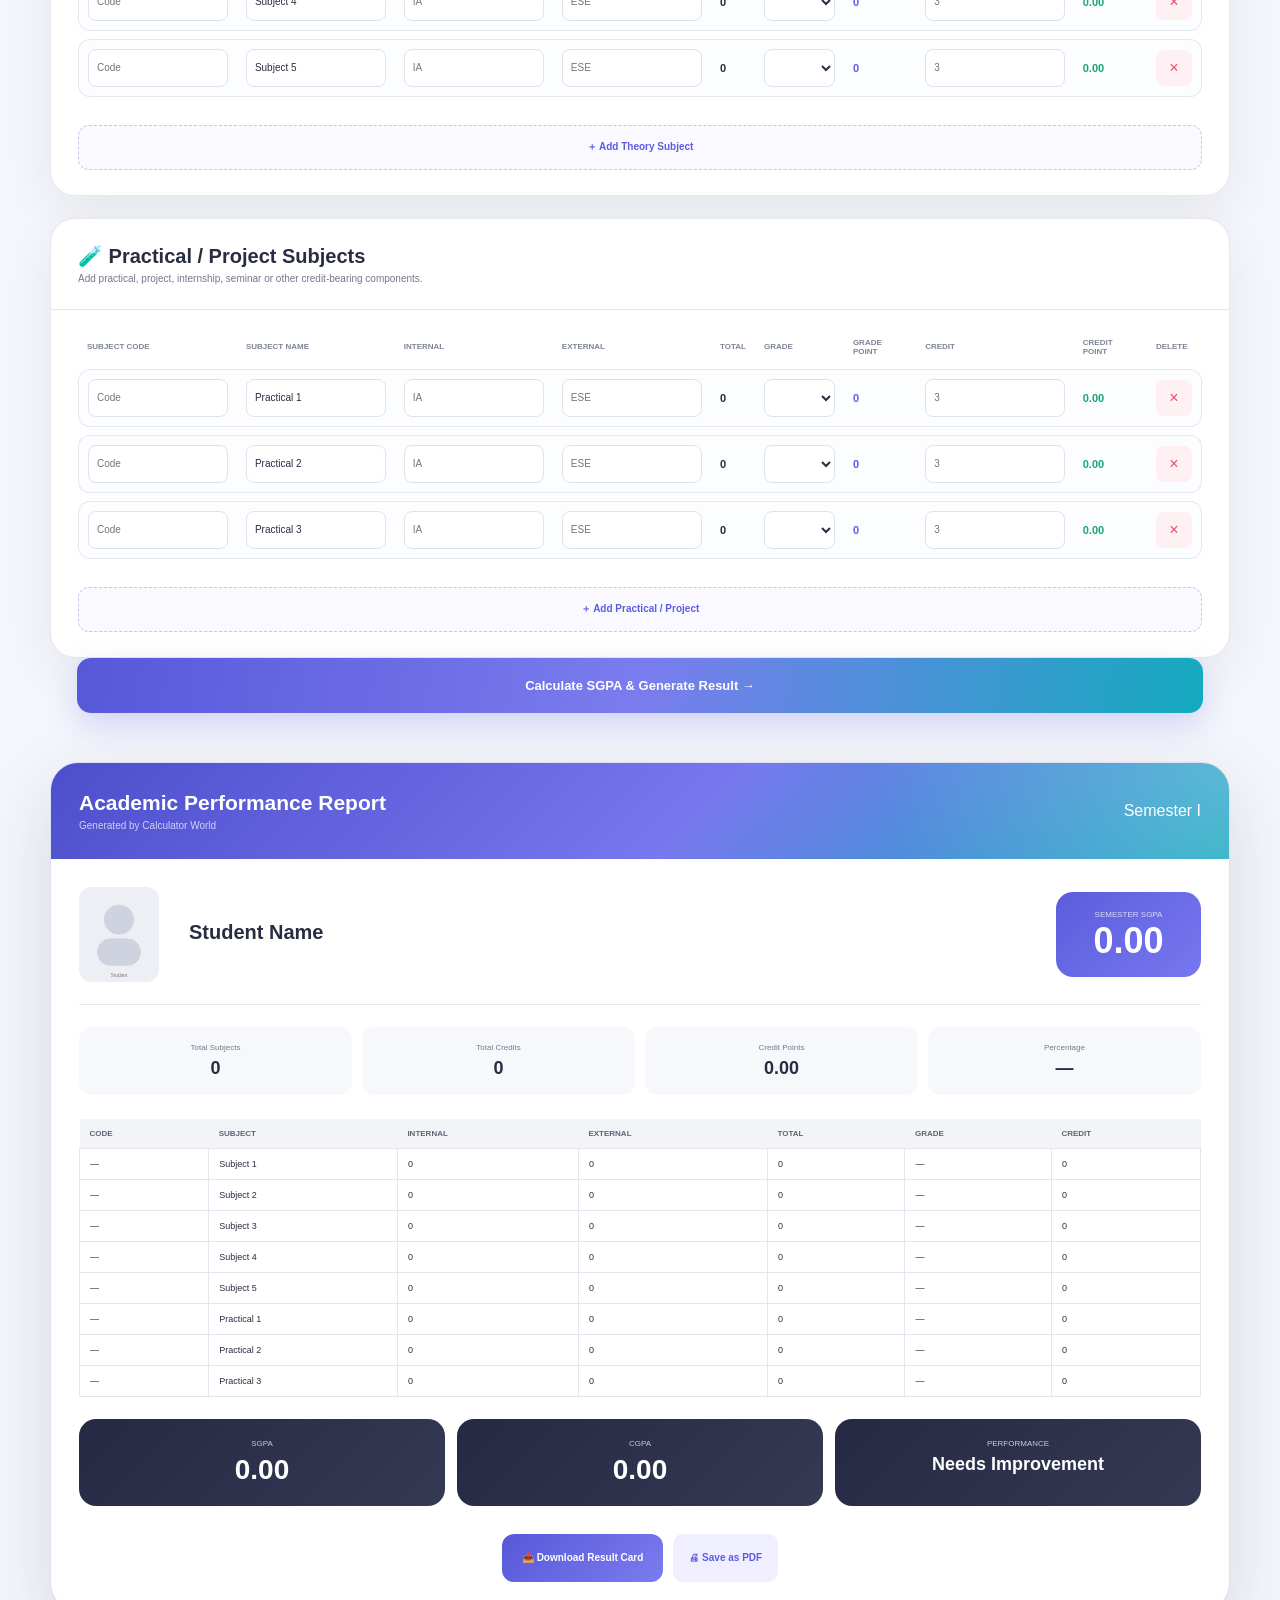
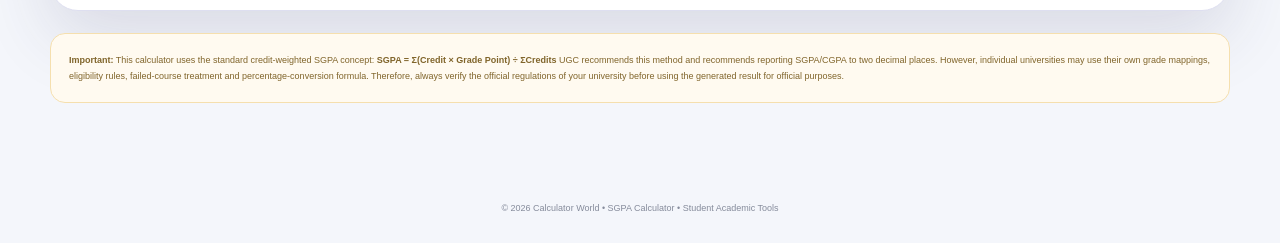
<file: SGPA.html>
<!DOCTYPE html>
<html lang="en">
<head>

<meta charset="UTF-8">

<meta
    name="viewport"
    content="width=device-width, initial-scale=1.0"
>

<meta name="theme-color" content="#5b5ce2">

<title>SGPA Calculator | Calculator World</title>

<style>

/* =========================================================
   RESET
========================================================= */

*{
    margin:0;
    padding:0;
    box-sizing:border-box;
}

:root{

    --primary:#5b5ce2;
    --primary2:#7879f1;
    --cyan:#18b7cf;

    --green:#18a878;
    --red:#e05268;
    --orange:#ed9b32;

    --dark:#20233a;
    --text:#292d42;
    --muted:#73798c;

    --bg:#f4f6fb;
    --card:#ffffff;
    --border:#e5e7ef;

}

body{

    font-family:
        "Segoe UI",
        Arial,
        sans-serif;

    background:

        radial-gradient(
            circle at 0 0,
            #e9e8ff,
            transparent 30%
        ),

        radial-gradient(
            circle at 100% 10%,
            #def9ff,
            transparent 28%
        ),

        var(--bg);

    color:var(--text);

    min-height:100vh;

}


/* =========================================================
   HEADER
========================================================= */

.header{

    position:sticky;
    top:0;
    z-index:999;

    height:70px;

    display:flex;
    align-items:center;
    justify-content:space-between;

    padding:0 5%;

    background:
        rgba(255,255,255,.92);

    backdrop-filter:blur(18px);

    border-bottom:
        1px solid var(--border);

}

.logo{

    display:flex;
    align-items:center;
    gap:10px;

    font-size:18px;
    font-weight:900;

}

.logo-icon{

    width:42px;
    height:42px;

    display:grid;
    place-items:center;

    color:white;

    border-radius:13px;

    background:
        linear-gradient(
            135deg,
            var(--primary),
            var(--primary2)
        );

    box-shadow:
        0 8px 25px
        rgba(91,92,226,.25);

}

.badge{

    padding:8px 14px;

    border-radius:30px;

    background:#efefff;

    color:var(--primary);

    font-size:9px;

    font-weight:900;

    letter-spacing:.8px;

}


/* =========================================================
   MAIN
========================================================= */

.container{

    width:min(1180px,94%);

    margin:auto;

    padding:28px 0 70px;

}


/* =========================================================
   HERO
========================================================= */

.hero{

    text-align:center;

    padding:55px 20px;

    border-radius:30px;

    background:

        linear-gradient(
            135deg,
            #ffffff,
            #f1f0ff
        );

    border:
        1px solid var(--border);

    box-shadow:
        0 20px 60px
        rgba(50,55,90,.08);

}

.hero-tag{

    display:inline-block;

    padding:8px 14px;

    border-radius:30px;

    color:var(--primary);

    background:#efefff;

    font-size:9px;

    font-weight:900;

    letter-spacing:1px;

}

.hero h1{

    margin-top:17px;

    font-size:
        clamp(38px,6vw,68px);

    line-height:1;

    background:
        linear-gradient(
            90deg,
            #4d4ed0,
            #7475ef,
            #13a9c3
        );

    -webkit-background-clip:text;

    color:transparent;

}

.hero p{

    max-width:760px;

    margin:18px auto 0;

    color:var(--muted);

    font-size:14px;

    line-height:1.8;

}


/* =========================================================
   COMMON CARD
========================================================= */

.card{

    margin-top:22px;

    padding:27px;

    background:white;

    border:
        1px solid var(--border);

    border-radius:25px;

    box-shadow:
        0 15px 45px
        rgba(40,45,75,.07);

}

.card-head{

    display:flex;

    justify-content:space-between;

    align-items:center;

    gap:15px;

    margin-bottom:23px;

}

.card-head h2{

    font-size:20px;

}

.card-head p{

    margin-top:5px;

    color:var(--muted);

    font-size:10px;

}

.icon{

    width:46px;
    height:46px;

    display:grid;
    place-items:center;

    border-radius:14px;

    background:#efefff;

    font-size:20px;

}


/* =========================================================
   PROFILE
========================================================= */

.profile-grid{

    display:grid;

    grid-template-columns:170px 1fr;

    gap:28px;

}

.photo-column{

    text-align:center;

}

.photo{

    width:150px;
    height:175px;

    margin:auto;

    display:grid;
    place-items:center;

    overflow:hidden;

    border:
        2px dashed #cfd2df;

    border-radius:20px;

    background:#f7f8fc;

    color:#9298aa;

    font-size:11px;

}

.photo img{

    width:100%;
    height:100%;

    object-fit:cover;

}

.upload{

    display:inline-block;

    margin-top:12px;

    padding:10px 14px;

    border-radius:10px;

    background:#efefff;

    color:var(--primary);

    cursor:pointer;

    font-size:10px;

    font-weight:900;

}

.upload input{

    display:none;

}

.photo-note{

    margin-top:6px;

    color:#a2a7b5;

    font-size:8px;

}

.form-grid{

    display:grid;

    grid-template-columns:
        repeat(2,1fr);

    gap:13px;

}

.field label{

    display:block;

    margin-bottom:6px;

    color:#73798b;

    font-size:9px;

    font-weight:900;

    text-transform:uppercase;

    letter-spacing:.5px;

}

.field input,
.field select{

    width:100%;

    height:44px;

    padding:0 11px;

    border:
        1px solid var(--border);

    border-radius:10px;

    outline:none;

    background:#fafbfe;

    color:var(--text);

    font-size:11px;

}

.field input:focus,
.field select:focus{

    border-color:var(--primary);

    box-shadow:
        0 0 0 3px
        rgba(91,92,226,.08);

}


/* =========================================================
   BUTTONS
========================================================= */

.actions{

    display:flex;

    flex-wrap:wrap;

    gap:10px;

    margin-top:18px;

}

.btn{

    min-height:42px;

    padding:0 16px;

    border:0;

    border-radius:10px;

    cursor:pointer;

    font-size:10px;

    font-weight:900;

}

.primary{

    color:white;

    background:
        linear-gradient(
            135deg,
            var(--primary),
            var(--primary2)
        );

}

.secondary{

    color:var(--primary);

    background:#efefff;

}

.danger{

    color:var(--red);

    background:#fff0f3;

}


/* =========================================================
   SETTINGS
========================================================= */

.settings-grid{

    display:grid;

    grid-template-columns:
        repeat(3,1fr);

    gap:14px;

}

.setting-box{

    padding:16px;

    border-radius:15px;

    background:#f8f9fd;

    border:
        1px solid var(--border);

}

.setting-box h3{

    font-size:11px;

    margin-bottom:8px;

}

.setting-box p{

    color:var(--muted);

    font-size:9px;

    line-height:1.6;

}


/* =========================================================
   SUBJECT SECTION
========================================================= */

.subject-section{

    margin-top:22px;

    background:white;

    border:
        1px solid var(--border);

    border-radius:25px;

    overflow:hidden;

    box-shadow:
        0 15px 45px
        rgba(40,45,75,.07);

}

.subject-head{

    padding:25px 27px;

    border-bottom:
        1px solid var(--border);

}

.subject-head h2{

    font-size:20px;

}

.subject-head p{

    margin-top:5px;

    color:var(--muted);

    font-size:10px;

}

.table-wrap{

    overflow-x:auto;

    padding:20px 27px;

}

table{

    width:100%;

    min-width:1000px;

    border-collapse:separate;

    border-spacing:0 8px;

}

th{

    padding:
        0 9px 5px;

    text-align:left;

    color:#7e8598;

    font-size:8px;

    text-transform:uppercase;

}

td{

    padding:9px;

    background:#fcfdff;

    border-top:
        1px solid var(--border);

    border-bottom:
        1px solid var(--border);

}

td:first-child{

    border-left:
        1px solid var(--border);

    border-radius:
        12px 0 0 12px;

}

td:last-child{

    border-right:
        1px solid var(--border);

    border-radius:
        0 12px 12px 0;

}

td input,
td select{

    width:100%;

    height:38px;

    padding:0 8px;

    border:
        1px solid #dfe2ea;

    border-radius:8px;

    outline:none;

    background:white;

    font-size:10px;

    color:var(--text);

}

.total-mark,
.grade-point,
.credit-point{

    font-size:11px;

    font-weight:900;

}

.grade-point{

    color:var(--primary);

}

.credit-point{

    color:var(--green);

}

.remove{

    width:36px;
    height:36px;

    border:0;

    border-radius:8px;

    background:#fff0f3;

    color:var(--red);

    cursor:pointer;

    font-size:16px;

}

.add-row{

    margin:
        0 27px 25px;

    width:
        calc(100% - 54px);

    height:45px;

    border:
        1px dashed #c7c5ef;

    border-radius:11px;

    background:#faf9ff;

    color:var(--primary);

    cursor:pointer;

    font-size:10px;

    font-weight:900;

}


/* =========================================================
   CALCULATE
========================================================= */

.calculate{

    margin:
        0 27px 27px;

    width:
        calc(100% - 54px);

    height:55px;

    border:0;

    border-radius:14px;

    color:white;

    background:
        linear-gradient(
            100deg,
            #5758d9,
            #7b7cee,
            #13aabe
        );

    cursor:pointer;

    font-size:13px;

    font-weight:900;

    box-shadow:
        0 12px 30px
        rgba(91,92,226,.22);

}


/* =========================================================
   RESULT CARD
========================================================= */

.result-card{

    display:none;

    margin-top:22px;

    overflow:hidden;

    background:white;

    border:
        1px solid #dedff0;

    border-radius:28px;

    box-shadow:
        0 25px 70px
        rgba(50,50,90,.14);

}

.result-top{

    padding:28px;

    color:white;

    background:
        radial-gradient(
            circle at 100% 0,
            rgba(255,255,255,.25),
            transparent 30%
        ),

        linear-gradient(
            135deg,
            #4d4ecb,
            #7778ee 55%,
            #15a8c0
        );

}

.result-brand{

    display:flex;

    justify-content:space-between;

    align-items:center;

    gap:20px;

}

.result-brand h2{

    font-size:21px;

}

.result-brand p{

    margin-top:5px;

    color:
        rgba(255,255,255,.72);

    font-size:10px;

}

.result-body{

    padding:28px;

}

.student-summary{

    display:grid;

    grid-template-columns:
        90px 1fr auto;

    gap:20px;

    align-items:center;

    padding-bottom:22px;

    border-bottom:
        1px solid var(--border);

}

.result-photo{

    width:80px;
    height:95px;

    overflow:hidden;

    border-radius:13px;

    background:#f1f2f7;

}

.result-photo img{

    width:100%;
    height:100%;

    object-fit:cover;

}

.student-summary h3{

    font-size:20px;

}

.student-summary p{

    margin-top:4px;

    color:var(--muted);

    font-size:9px;

    line-height:1.7;

}

.sgpa-box{

    min-width:145px;

    padding:18px;

    text-align:center;

    border-radius:17px;

    color:white;

    background:
        linear-gradient(
            135deg,
            #5c5ddc,
            #7778ef
        );

}

.sgpa-box small{

    display:block;

    opacity:.75;

    font-size:8px;

}

.sgpa-box strong{

    display:block;

    margin-top:4px;

    font-size:36px;

    line-height:1;

}

.result-stats{

    display:grid;

    grid-template-columns:
        repeat(4,1fr);

    gap:10px;

    margin-top:22px;

}

.result-stat{

    padding:16px 10px;

    text-align:center;

    border-radius:13px;

    background:#f7f8fc;

}

.result-stat span{

    display:block;

    color:var(--muted);

    font-size:8px;

}

.result-stat strong{

    display:block;

    margin-top:6px;

    font-size:18px;

}

.result-table{

    margin-top:24px;

}

.result-table table{

    min-width:0;

    border-collapse:collapse;

}

.result-table th{

    padding:10px;

    background:#f3f4f8;

    color:#5e6475;

    font-size:8px;

}

.result-table td{

    padding:10px;

    background:white;

    border:
        1px solid #e5e6ed;

    border-radius:0;

    font-size:9px;

}

.final-summary{

    display:grid;

    grid-template-columns:
        repeat(3,1fr);

    gap:12px;

    margin-top:22px;

}

.final-box{

    padding:20px;

    text-align:center;

    border-radius:17px;

    color:white;

    background:
        linear-gradient(
            135deg,
            #252943,
            #353953
        );

}

.final-box span{

    display:block;

    color:#c8ccda;

    font-size:8px;

    text-transform:uppercase;

}

.final-box strong{

    display:block;

    margin-top:6px;

    font-size:28px;

}

.result-actions{

    display:flex;

    justify-content:center;

    flex-wrap:wrap;

    gap:10px;

    padding:
        0 28px 28px;

}

.download-btn{

    min-height:48px;

    padding:0 20px;

    border:0;

    border-radius:12px;

    background:
        linear-gradient(
            135deg,
            #5758d9,
            #7b7cee
        );

    color:white;

    cursor:pointer;

    font-size:10px;

    font-weight:900;

}


/* =========================================================
   NOTICE
========================================================= */

.notice{

    margin-top:22px;

    padding:18px;

    border-radius:15px;

    background:#fffaf0;

    border:
        1px solid #f5dfae;

    color:#80652b;

    font-size:9px;

    line-height:1.8;

}


/* =========================================================
   FOOTER
========================================================= */

footer{

    text-align:center;

    padding:30px 20px;

    color:#858b9b;

    font-size:9px;

}


/* =========================================================
   TOAST
========================================================= */

.toast{

    position:fixed;

    left:50%;
    bottom:25px;

    z-index:9999;

    padding:12px 18px;

    border-radius:12px;

    background:#24283b;

    color:white;

    font-size:10px;

    font-weight:900;

    transform:
        translate(-50%,30px);

    opacity:0;

    pointer-events:none;

    transition:.3s;

}

.toast.show{

    opacity:1;

    transform:
        translate(-50%,0);

}


/* =========================================================
   MOBILE
========================================================= */

@media(max-width:700px){

    .header{

        height:64px;

    }

    .badge{

        display:none;

    }

    .container{

        width:94%;

        padding-top:18px;

    }

    .hero{

        padding:40px 16px;

        border-radius:23px;

    }

    .hero h1{

        font-size:44px;

    }

    .card{

        padding:19px;

        border-radius:21px;

    }

    .profile-grid{

        grid-template-columns:1fr;

    }

    .photo-column{

        text-align:left;

    }

    .photo{

        margin:0;

    }

    .form-grid{

        grid-template-columns:1fr;

    }

    .settings-grid{

        grid-template-columns:1fr;

    }

    .subject-head{

        padding:20px;

    }

    .table-wrap{

        padding:17px;

    }

    .add-row{

        margin:
            0 17px 20px;

        width:
            calc(100% - 34px);

    }

    .calculate{

        margin:
            0 17px 20px;

        width:
            calc(100% - 34px);

    }

    .student-summary{

        grid-template-columns:80px 1fr;

    }

    .sgpa-box{

        grid-column:1/-1;

    }

    .result-stats{

        grid-template-columns:
            repeat(2,1fr);

    }

    .final-summary{

        grid-template-columns:1fr;

    }

    .result-body{

        padding:18px;

    }

    .result-top{

        padding:20px;

    }

}


/* =========================================================
   PRINT / PDF
========================================================= */

@media print{

    @page{

        size:A4;

        margin:8mm;

    }

    body{

        background:white !important;

    }

    .header,
    .hero,
    .profile-card,
    .settings-card,
    .subject-section,
    .notice,
    footer,
    .result-actions,
    .toast{

        display:none !important;

    }

    .container{

        width:100%;

        padding:0;

    }

    .result-card{

        display:block !important;

        margin:0;

        box-shadow:none;

        border:1px solid #aaa;

        border-radius:0;

    }

    .result-top{

        -webkit-print-color-adjust:exact;

        print-color-adjust:exact;

    }

    .sgpa-box,
    .final-box{

        -webkit-print-color-adjust:exact;

        print-color-adjust:exact;

    }

    .result-table{

        page-break-inside:auto;

    }

    .result-table tr{

        page-break-inside:avoid;

        page-break-after:auto;

    }

}

</style>

</head>


<body>


<!-- =====================================================
     HEADER
===================================================== -->

<header class="header">

    <div class="logo">

        <div class="logo-icon">
            Σ
        </div>

        Calculator World

    </div>

    <div class="badge">
        SMART ACADEMIC CALCULATOR
    </div>

</header>



<main class="container">


<!-- =====================================================
     HERO
===================================================== -->

<section class="hero">

    <span class="hero-tag">
        INDIAN UNIVERSITY FRIENDLY
    </span>

    <h1>
        SGPA Calculator
    </h1>

    <p>
        Calculate your Semester Grade Point Average
        using subject credits and grade points.
        Build a professional academic result card
        with your profile and photo.
    </p>

</section>



<!-- =====================================================
     PROFILE
===================================================== -->

<section class="card profile-card">

    <div class="card-head">

        <div>

            <h2>
                🎓 Student Profile
            </h2>

            <p>
                These details will appear on your downloadable
                academic result card.
            </p>

        </div>

        <div class="icon">
            👤
        </div>

    </div>


    <div class="profile-grid">


        <div class="photo-column">

            <div
                class="photo"
                id="photoPreview"
            >
                Student Photo
            </div>


            <label class="upload">

                📷 Upload Photo

                <input
                    type="file"
                    id="photoInput"
                    accept="image/*"
                >

            </label>


            <div class="photo-note">
                PNG / JPG • Max 2MB
            </div>

        </div>



        <div>

            <div class="form-grid">


                <div class="field">

                    <label>
                        Student Name
                    </label>

                    <input
                        id="studentName"
                        placeholder="Full name"
                    >

                </div>


                <div class="field">

                    <label>
                        Registration / Roll No.
                    </label>

                    <input
                        id="rollNumber"
                        placeholder="Registration number"
                    >

                </div>


                <div class="field">

                    <label>
                        Father's Name
                    </label>

                    <input
                        id="fatherName"
                        placeholder="Father's name"
                    >

                </div>


                <div class="field">

                    <label>
                        Mother's Name
                    </label>

                    <input
                        id="motherName"
                        placeholder="Mother's name"
                    >

                </div>


                <div class="field">

                    <label>
                        College Name
                    </label>

                    <input
                        id="collegeName"
                        placeholder="College / Institute"
                    >

                </div>


                <div class="field">

                    <label>
                        University
                    </label>

                    <input
                        id="universityName"
                        placeholder="University name"
                    >

                </div>


                <div class="field">

                    <label>
                        Course / Branch
                    </label>

                    <input
                        id="branchName"
                        placeholder="B.Tech Electrical Engineering"
                    >

                </div>


                <div class="field">

                    <label>
                        Semester
                    </label>

                    <select id="semesterName">

                        <option>Semester I</option>
                        <option>Semester II</option>
                        <option>Semester III</option>
                        <option>Semester IV</option>
                        <option>Semester V</option>
                        <option>Semester VI</option>
                        <option>Semester VII</option>
                        <option>Semester VIII</option>

                    </select>

                </div>


                <div class="field">

                    <label>
                        Examination / Month
                    </label>

                    <input
                        id="examDate"
                        placeholder="May / 2026"
                    >

                </div>


                <div class="field">

                    <label>
                        Academic Session
                    </label>

                    <input
                        id="session"
                        placeholder="2023-2027"
                    >

                </div>

            </div>


            <div class="actions">

                <button
                    class="btn primary"
                    onclick="saveData()"
                >
                    💾 Save Data
                </button>

                <button
                    class="btn secondary"
                    onclick="loadData()"
                >
                    ↻ Load
                </button>

                <button
                    class="btn danger"
                    onclick="resetAll()"
                >
                    Reset
                </button>

            </div>

        </div>

    </div>

</section>



<!-- =====================================================
     SETTINGS
===================================================== -->

<section class="card settings-card">

    <div class="card-head">

        <div>

            <h2>
                ⚙️ Calculation Settings
            </h2>

            <p>
                Choose how your university's grading system
                should be interpreted.
            </p>

        </div>

        <div class="icon">
            ⚙️
        </div>

    </div>


    <div class="settings-grid">


        <div class="setting-box">

            <h3>
                Grade Scale
            </h3>

            <select
                id="gradeScale"
                onchange="calculateSGPA()"
                style="
                    width:100%;
                    height:38px;
                    border:1px solid #e1e3eb;
                    border-radius:8px;
                    padding:0 8px;
                "
            >

                <option value="ugc">
                    UGC 10-Point
                </option>

                <option value="common">
                    Common Indian 10-Point
                </option>

            </select>

            <p>
                Grade points are configurable through
                the grade selector in each subject.
            </p>

        </div>


        <div class="setting-box">

            <h3>
                Percentage Method
            </h3>

            <select
                id="percentageMethod"
                onchange="calculateSGPA()"
                style="
                    width:100%;
                    height:38px;
                    border:1px solid #e1e3eb;
                    border-radius:8px;
                    padding:0 8px;
                "
            >

                <option value="none">
                    Do not convert
                </option>

                <option value="x10">
                    SGPA × 10
                </option>

                <option value="minus075">
                    (SGPA − 0.75) × 10
                </option>

                <option value="x95">
                    SGPA × 9.5
                </option>

            </select>

            <p>
                Percentage conversion is university-dependent.
            </p>

        </div>


        <div class="setting-box">

            <h3>
                Result Precision
            </h3>

            <select
                id="precision"
                onchange="calculateSGPA()"
                style="
                    width:100%;
                    height:38px;
                    border:1px solid #e1e3eb;
                    border-radius:8px;
                    padding:0 8px;
                "
            >

                <option value="2">
                    2 Decimal Places
                </option>

                <option value="3">
                    3 Decimal Places
                </option>

            </select>

            <p>
                Academic transcripts commonly report SGPA
                to two decimal places.
            </p>

        </div>

    </div>

</section>



<!-- =====================================================
     THEORY
===================================================== -->

<section class="subject-section">

    <div class="subject-head">

        <h2>
            📚 Theory Subjects
        </h2>

        <p>
            Enter marks or directly select the grade.
            Grade points are calculated automatically.
        </p>

    </div>


    <div class="table-wrap">

        <table>

            <thead>

                <tr>

                    <th>
                        Subject Code
                    </th>

                    <th>
                        Subject Name
                    </th>

                    <th>
                        Internal
                    </th>

                    <th>
                        External
                    </th>

                    <th>
                        Total
                    </th>

                    <th>
                        Grade
                    </th>

                    <th>
                        Grade Point
                    </th>

                    <th>
                        Credit
                    </th>

                    <th>
                        Credit Point
                    </th>

                    <th>
                        Delete
                    </th>

                </tr>

            </thead>


            <tbody id="theoryBody">
            </tbody>

        </table>

    </div>


    <button
        class="add-row"
        onclick="addTheory()"
    >
        ＋ Add Theory Subject
    </button>

</section>



<!-- =====================================================
     PRACTICAL
===================================================== -->

<section class="subject-section">

    <div class="subject-head">

        <h2>
            🧪 Practical / Project Subjects
        </h2>

        <p>
            Add practical, project, internship, seminar or
            other credit-bearing components.
        </p>

    </div>


    <div class="table-wrap">

        <table>

            <thead>

                <tr>

                    <th>
                        Subject Code
                    </th>

                    <th>
                        Subject Name
                    </th>

                    <th>
                        Internal
                    </th>

                    <th>
                        External
                    </th>

                    <th>
                        Total
                    </th>

                    <th>
                        Grade
                    </th>

                    <th>
                        Grade Point
                    </th>

                    <th>
                        Credit
                    </th>

                    <th>
                        Credit Point
                    </th>

                    <th>
                        Delete
                    </th>

                </tr>

            </thead>


            <tbody id="practicalBody">
            </tbody>

        </table>

    </div>


    <button
        class="add-row"
        onclick="addPractical()"
    >
        ＋ Add Practical / Project
    </button>

</section>



<!-- =====================================================
     CALCULATE BUTTON
===================================================== -->

<button
    class="calculate"
    onclick="calculateSGPA()"
>
    Calculate SGPA & Generate Result →
</button>



<!-- =====================================================
     RESULT CARD
===================================================== -->

<section
    class="result-card"
    id="resultCard"
>


    <div class="result-top">

        <div class="result-brand">

            <div>

                <h2>
                    Academic Performance Report
                </h2>

                <p>
                    Generated by Calculator World
                </p>

            </div>

            <div id="resultSemester">
                Semester
            </div>

        </div>

    </div>



    <div class="result-body">


        <div class="student-summary">


            <div class="result-photo">

                <img
                    id="resultPhoto"
                    alt="Student"
                >

            </div>


            <div>

                <h3 id="resultStudentName">
                    Student Name
                </h3>

                <p id="resultDetails">
                    Academic details
                </p>

            </div>


            <div class="sgpa-box">

                <small>
                    SEMESTER SGPA
                </small>

                <strong id="finalSGPA">
                    0.00
                </strong>

            </div>

        </div>



        <div class="result-stats">


            <div class="result-stat">

                <span>
                    Total Subjects
                </span>

                <strong id="finalSubjects">
                    0
                </strong>

            </div>


            <div class="result-stat">

                <span>
                    Total Credits
                </span>

                <strong id="finalCredits">
                    0
                </strong>

            </div>


            <div class="result-stat">

                <span>
                    Credit Points
                </span>

                <strong id="finalPoints">
                    0
                </strong>

            </div>


            <div class="result-stat">

                <span>
                    Percentage
                </span>

                <strong id="finalPercentage">
                    —
                </strong>

            </div>

        </div>



        <div class="result-table">

            <table>

                <thead>

                    <tr>

                        <th>Code</th>

                        <th>Subject</th>

                        <th>Internal</th>

                        <th>External</th>

                        <th>Total</th>

                        <th>Grade</th>

                        <th>Credit</th>

                    </tr>

                </thead>

                <tbody id="resultTableBody">
                </tbody>

            </table>

        </div>



        <div class="final-summary">


            <div class="final-box">

                <span>
                    SGPA
                </span>

                <strong id="finalSGPA2">
                    0.00
                </strong>

            </div>


            <div class="final-box">

                <span>
                    CGPA
                </span>

                <strong id="finalCGPA">
                    —
                </strong>

            </div>


            <div class="final-box">

                <span>
                    Performance
                </span>

                <strong
                    id="finalPerformance"
                    style="font-size:18px;"
                >
                    —
                </strong>

            </div>

        </div>

    </div>



    <div class="result-actions">

        <button
            class="download-btn"
            onclick="downloadResult()"
        >
            📥 Download Result Card
        </button>

        <button
            class="btn secondary"
            onclick="window.print()"
        >
            🖨 Save as PDF
        </button>

    </div>

</section>



<!-- =====================================================
     NOTICE
===================================================== -->

<div class="notice">

    <b>Important:</b>

    This calculator uses the standard credit-weighted
    SGPA concept:

    <b>
        SGPA = Σ(Credit × Grade Point) ÷ ΣCredits
    </b>

    UGC recommends this method and recommends reporting
    SGPA/CGPA to two decimal places. However, individual
    universities may use their own grade mappings,
    eligibility rules, failed-course treatment and
    percentage-conversion formula. Therefore, always
    verify the official regulations of your university
    before using the generated result for official purposes.

</div>


</main>



<footer>

    © 2026 Calculator World
    • SGPA Calculator
    • Student Academic Tools

</footer>



<div
    class="toast"
    id="toast"
>
    Saved successfully
</div>



<script>

/* =========================================================
   GRADE SCALE
========================================================= */

/*
   UGC recommended 10-point scale:

   O   = 10
   A+  = 9
   A   = 8
   B+  = 7
   B   = 6
   C   = 5
   P   = 4
   F   = 0
   Ab  = 0
*/

const gradePoints = {

    O:10,
    "A+":9,
    A:8,
    "B+":7,
    B:6,
    C:5,
    P:4,
    F:0,
    Ab:0

};


/* =========================================================
   HELPERS
========================================================= */

function gradeOptions(){

    return Object.entries(
        gradePoints
    )
    .map(
        ([grade,point]) =>

        `<option value="${point}" data-grade="${grade}">
            ${grade} — ${point}
        </option>`

    )
    .join("");

}


function showToast(message){

    const toast =
        document.getElementById("toast");

    toast.textContent =
        message;

    toast.classList.add("show");

    setTimeout(
        () => {

            toast.classList.remove("show");

        },
        2200
    );

}


/* =========================================================
   ADD SUBJECT
========================================================= */

function createSubjectRow(
    type,
    code="",
    name="",
    internal="",
    external="",
    grade="P",
    credit=""
){

    const tbody =
        document.getElementById(
            type === "theory"
            ? "theoryBody"
            : "practicalBody"
        );


    const tr =
        document.createElement("tr");


    tr.className =
        "subject-row";


    tr.dataset.type =
        type;


    tr.innerHTML = `

        <td>

            <input
                class="code"
                value="${code}"
                placeholder="Code"
            >

        </td>


        <td>

            <input
                class="subject"
                value="${name}"
                placeholder="Subject name"
            >

        </td>


        <td>

            <input
                class="internal"
                type="number"
                min="0"
                value="${internal}"
                placeholder="IA"
                oninput="updateRow(this)"
            >

        </td>


        <td>

            <input
                class="external"
                type="number"
                min="0"
                value="${external}"
                placeholder="ESE"
                oninput="updateRow(this)"
            >

        </td>


        <td>

            <div class="total-mark">
                0
            </div>

        </td>


        <td>

            <select
                class="grade"
                onchange="updateGrade(this)"
            >

                ${gradeOptions()}

            </select>

        </td>


        <td>

            <div class="grade-point">
                0
            </div>

        </td>


        <td>

            <input
                class="credit"
                type="number"
                min="0"
                step="0.5"
                value="${credit}"
                placeholder="3"
                oninput="calculateSGPA()"
            >

        </td>


        <td>

            <div class="credit-point">
                0.00
            </div>

        </td>


        <td>

            <button
                class="remove"
                onclick="removeSubject(this)"
            >
                ×
            </button>

        </td>

    `;


    tbody.appendChild(tr);


    const select =
        tr.querySelector(".grade");


    select.value =
        grade;


    updateGrade(select);

}


/* =========================================================
   ADD THEORY
========================================================= */

function addTheory(){

    createSubjectRow(
        "theory"
    );

}


/* =========================================================
   ADD PRACTICAL
========================================================= */

function addPractical(){

    createSubjectRow(
        "practical"
    );

}


/* =========================================================
   REMOVE
========================================================= */

function removeSubject(button){

    button
        .closest("tr")
        .remove();

    calculateSGPA();

}


/* =========================================================
   MARK → GRADE
========================================================= */

/*
   Automatic marks-to-grade helper.

   This is intentionally only a helper.
   Different universities can have different
   marks-to-grade boundaries.

   User can always manually select grade.
*/

function autoGrade(total){

    if(total >= 90)
        return "O";

    if(total >= 80)
        return "A+";

    if(total >= 70)
        return "A";

    if(total >= 60)
        return "B+";

    if(total >= 50)
        return "B";

    if(total >= 45)
        return "C";

    if(total >= 40)
        return "P";

    return "F";

}


/* =========================================================
   UPDATE ROW
========================================================= */

function updateRow(input){

    const row =
        input.closest(
            ".subject-row"
        );


    const internal =
        parseFloat(
            row.querySelector(
                ".internal"
            ).value
        ) || 0;


    const external =
        parseFloat(
            row.querySelector(
                ".external"
            ).value
        ) || 0;


    const total =
        internal +
        external;


    row.querySelector(
        ".total-mark"
    ).textContent =
        total;


    /*
       Automatic grade suggestion.
       It will update according to marks.
    */

    const grade =
        autoGrade(total);


    const gradeSelect =
        row.querySelector(
            ".grade"
        );


    gradeSelect.value =
        grade;


    updateGrade(
        gradeSelect
    );

}


/* =========================================================
   UPDATE GRADE
========================================================= */

function updateGrade(select){

    const row =
        select.closest(
            ".subject-row"
        );


    const point =
        parseFloat(
            select.value
        ) || 0;


    row.querySelector(
        ".grade-point"
    ).textContent =
        point;


    calculateSGPA();

}


/* =========================================================
   CALCULATE SGPA
========================================================= */

function calculateSGPA(){

    const rows =
        document.querySelectorAll(
            ".subject-row"
        );


    let totalCredits = 0;

    let totalPoints = 0;

    let validSubjects = 0;


    const resultRows = [];


    rows.forEach(
        row => {

            const credit =
                parseFloat(
                    row.querySelector(
                        ".credit"
                    ).value
                );


            const point =
                parseFloat(
                    row.querySelector(
                        ".grade"
                    ).value
                );


            const internal =
                parseFloat(
                    row.querySelector(
                        ".internal"
                    ).value
                ) || 0;


            const external =
                parseFloat(
                    row.querySelector(
                        ".external"
                    ).value
                ) || 0;


            const total =
                internal +
                external;


            const valid =
                !isNaN(credit) &&
                credit > 0;


            const creditPoint =
                valid
                ? credit * point
                : 0;


            row.querySelector(
                ".credit-point"
            ).textContent =
                creditPoint.toFixed(2);


            if(valid){

                totalCredits +=
                    credit;

                totalPoints +=
                    creditPoint;

                validSubjects++;

            }


            resultRows.push({

                code:
                    row.querySelector(
                        ".code"
                    ).value,

                subject:
                    row.querySelector(
                        ".subject"
                    ).value,

                internal,

                external,

                total,

                grade:
                    row.querySelector(
                        ".grade option:checked"
                    )?.dataset.grade || "",

                credit,

                point

            });

        }
    );


    let sgpa = 0;


    if(totalCredits > 0){

        sgpa =
            totalPoints /
            totalCredits;

    }


    const precision =
        parseInt(
            document.getElementById(
                "precision"
            ).value
        );


    const percentageMethod =
        document.getElementById(
            "percentageMethod"
        ).value;


    let percentage = null;


    if(
        percentageMethod === "x10"
    ){

        percentage =
            sgpa * 10;

    }

    else if(
        percentageMethod === "minus075"
    ){

        percentage =
            (sgpa - .75) * 10;

    }

    else if(
        percentageMethod === "x95"
    ){

        percentage =
            sgpa * 9.5;

    }


    updateResultCard({

        sgpa,
        totalCredits,
        totalPoints,
        validSubjects,
        percentage,
        resultRows,
        precision

    });

}


/* =========================================================
   CGPA FROM SEMESTERS
========================================================= */

function calculateCGPA(){

    const inputs =
        document.querySelectorAll(
            ".previous-semester"
        );


    let totalCredits = 0;

    let weighted = 0;


    inputs.forEach(
        row => {

            const sgpa =
                parseFloat(
                    row.querySelector(
                        ".prev-sgpa"
                    ).value
                );


            const credit =
                parseFloat(
                    row.querySelector(
                        ".prev-credit"
                    ).value
                );


            if(
                !isNaN(sgpa) &&
                !isNaN(credit) &&
                credit > 0
            ){

                weighted +=
                    sgpa * credit;

                totalCredits +=
                    credit;

            }

        }
    );


    return totalCredits
        ? weighted / totalCredits
        : null;

}


/* =========================================================
   RESULT CARD
========================================================= */

function updateResultCard(data){

    const card =
        document.getElementById(
            "resultCard"
        );


    card.style.display =
        "block";


    const precision =
        data.precision;


    const sgpa =
        data.sgpa;


    document.getElementById(
        "finalSGPA"
    ).textContent =
        sgpa.toFixed(
            precision
        );


    document.getElementById(
        "finalSGPA2"
    ).textContent =
        sgpa.toFixed(
            precision
        );


    document.getElementById(
        "finalSubjects"
    ).textContent =
        data.validSubjects;


    document.getElementById(
        "finalCredits"
    ).textContent =
        data.totalCredits;


    document.getElementById(
        "finalPoints"
    ).textContent =
        data.totalPoints.toFixed(2);


    document.getElementById(
        "finalPercentage"
    ).textContent =
        data.percentage === null
        ? "—"
        : data.percentage.toFixed(2) + "%";


    /* PROFILE */

    const name =
        document.getElementById(
            "studentName"
        ).value ||
        "Student Name";


    const roll =
        document.getElementById(
            "rollNumber"
        ).value;


    const college =
        document.getElementById(
            "collegeName"
        ).value;


    const university =
        document.getElementById(
            "universityName"
        ).value;


    const branch =
        document.getElementById(
            "branchName"
        ).value;


    const semester =
        document.getElementById(
            "semesterName"
        ).value;


    const exam =
        document.getElementById(
            "examDate"
        ).value;


    document.getElementById(
        "resultStudentName"
    ).textContent =
        name;


    document.getElementById(
        "resultDetails"
    ).innerHTML = `

        ${roll ? "Registration: " + roll + "<br>" : ""}

        ${college ? college + "<br>" : ""}

        ${university ? university + "<br>" : ""}

        ${branch ? branch : ""}

    `;


    document.getElementById(
        "resultSemester"
    ).textContent =
        semester +
        (exam ? " • " + exam : "");


    /* PHOTO */

    const source =
        document.querySelector(
            "#photoPreview img"
        );


    const resultPhoto =
        document.getElementById(
            "resultPhoto"
        );


    if(source){

        resultPhoto.src =
            source.src;

    }

    else{

        resultPhoto.src =
            createPlaceholder();

    }


    /* PERFORMANCE */

    let performance =
        "Needs Improvement";


    if(sgpa >= 9){

        performance =
            "Outstanding";

    }

    else if(sgpa >= 8){

        performance =
            "Excellent";

    }

    else if(sgpa >= 7){

        performance =
            "Very Good";

    }

    else if(sgpa >= 6){

        performance =
            "Good";

    }

    else if(sgpa >= 5){

        performance =
            "Average";

    }


    document.getElementById(
        "finalPerformance"
    ).textContent =
        performance;


    /* CGPA */

    const currentSemester =
        parseInt(
            semester
                .replace(/\D/g,"")
        );


    let cgpa = null;


    if(
        currentSemester === 1 ||
        isNaN(currentSemester)
    ){

        cgpa =
            sgpa;

    }


    if(cgpa !== null){

        document.getElementById(
            "finalCGPA"
        ).textContent =
            cgpa.toFixed(
                precision
            );

    }

    else{

        document.getElementById(
            "finalCGPA"
        ).textContent =
            "—";

    }


    /* TABLE */

    const body =
        document.getElementById(
            "resultTableBody"
        );


    body.innerHTML = "";


    data.resultRows.forEach(
        item => {

            if(
                !item.code &&
                !item.subject &&
                !item.credit
            ){

                return;

            }


            const tr =
                document.createElement(
                    "tr"
                );


            tr.innerHTML = `

                <td>
                    ${item.code || "—"}
                </td>

                <td>
                    ${item.subject || "—"}
                </td>

                <td>
                    ${item.internal}
                </td>

                <td>
                    ${item.external}
                </td>

                <td>
                    ${item.total}
                </td>

                <td>
                    ${item.grade || "—"}
                </td>

                <td>
                    ${item.credit || 0}
                </td>

            `;


            body.appendChild(tr);

        }
    );


    card.scrollIntoView({
        behavior:"smooth",
        block:"start"
    });

}


/* =========================================================
   PLACEHOLDER PHOTO
========================================================= */

function createPlaceholder(){

    const svg = `

        <svg
            xmlns="http://www.w3.org/2000/svg"
            width="300"
            height="350"
        >

            <rect
                width="100%"
                height="100%"
                fill="#eeeeF5"
            />

            <circle
                cx="150"
                cy="120"
                r="55"
                fill="#cfd2df"
            />

            <rect
                x="70"
                y="190"
                width="160"
                height="100"
                rx="50"
                fill="#cfd2df"
            />

            <text
                x="150"
                y="330"
                text-anchor="middle"
                font-size="20"
                fill="#777"
            >
                Student
            </text>

        </svg>

    `;


    return "data:image/svg+xml;charset=UTF-8," +
        encodeURIComponent(svg);

}


/* =========================================================
   PHOTO UPLOAD
========================================================= */

document
    .getElementById(
        "photoInput"
    )
    .addEventListener(
        "change",
        function(){

            const file =
                this.files[0];


            if(!file)
                return;


            if(
                !file.type.startsWith(
                    "image/"
                )
            ){

                showToast(
                    "Please select an image."
                );

                return;

            }


            if(
                file.size >
                2 * 1024 * 1024
            ){

                showToast(
                    "Maximum photo size is 2MB."
                );

                return;

            }


            const reader =
                new FileReader();


            reader.onload =
                function(event){

                    document.getElementById(
                        "photoPreview"
                    ).innerHTML = `

                        <img
                            src="${event.target.result}"
                            alt="Student Photo"
                        >

                    `;

                };


            reader.readAsDataURL(file);

        }
    );


/* =========================================================
   SAVE DATA
========================================================= */

function saveData(){

    const data = {

        profile:{

            name:
                document.getElementById(
                    "studentName"
                ).value,

            roll:
                document.getElementById(
                    "rollNumber"
                ).value,

            father:
                document.getElementById(
                    "fatherName"
                ).value,

            mother:
                document.getElementById(
                    "motherName"
                ).value,

            college:
                document.getElementById(
                    "collegeName"
                ).value,

            university:
                document.getElementById(
                    "universityName"
                ).value,

            branch:
                document.getElementById(
                    "branchName"
                ).value,

            semester:
                document.getElementById(
                    "semesterName"
                ).value,

            exam:
                document.getElementById(
                    "examDate"
                ).value,

            session:
                document.getElementById(
                    "session"
                ).value

        }

    };


    localStorage.setItem(
        "calculatorWorldSGPA",
        JSON.stringify(data)
    );


    showToast(
        "Data saved in this browser."
    );

}


/* =========================================================
   LOAD DATA
========================================================= */

function loadData(){

    const saved =
        localStorage.getItem(
            "calculatorWorldSGPA"
        );


    if(!saved){

        showToast(
            "No saved data found."
        );

        return;

    }


    const data =
        JSON.parse(saved);


    const p =
        data.profile || {};


    document.getElementById(
        "studentName"
    ).value =
        p.name || "";


    document.getElementById(
        "rollNumber"
    ).value =
        p.roll || "";


    document.getElementById(
        "fatherName"
    ).value =
        p.father || "";


    document.getElementById(
        "motherName"
    ).value =
        p.mother || "";


    document.getElementById(
        "collegeName"
    ).value =
        p.college || "";


    document.getElementById(
        "universityName"
    ).value =
        p.university || "";


    document.getElementById(
        "branchName"
    ).value =
        p.branch || "";


    document.getElementById(
        "semesterName"
    ).value =
        p.semester ||
        "Semester I";


    document.getElementById(
        "examDate"
    ).value =
        p.exam || "";


    document.getElementById(
        "session"
    ).value =
        p.session || "";


    showToast(
        "Profile loaded."
    );

}


/* =========================================================
   RESET
========================================================= */

function resetAll(){

    if(
        !confirm(
            "Reset all profile and subject data?"
        )
    ){

        return;

    }


    localStorage.removeItem(
        "calculatorWorldSGPA"
    );


    location.reload();

}


/* =========================================================
   DOWNLOAD RESULT CARD
========================================================= */

function downloadResult(){

    const card =
        document.getElementById(
            "resultCard"
        );


    if(
        card.style.display !== "block"
    ){

        showToast(
            "Calculate SGPA first."
        );

        return;

    }


    /*
       Browser print dialog gives the user
       Save as PDF option.

       It is more reliable than forcing a
       fake PDF download without external libraries.
    */

    window.print();

}


/* =========================================================
   DEFAULT SUBJECTS
========================================================= */

function defaultSubjects(){

    const theorySubjects = [

        ["","Subject 1","","","","P",""],
        ["","Subject 2","","","","P",""],
        ["","Subject 3","","","","P",""],
        ["","Subject 4","","","","P",""],
        ["","Subject 5","","","","P",""]

    ];


    theorySubjects.forEach(
        item => {

            createSubjectRow(
                "theory",
                item[0],
                item[1],
                item[2],
                item[3],
                item[5],
                item[6]
            );

        }
    );


    for(
        let i=1;
        i<=3;
        i++
    ){

        createSubjectRow(
            "practical",
            "",
            "Practical " + i,
            "",
            "",
            "P",
            ""
        );

    }

}


/* =========================================================
   INITIALIZE
========================================================= */

window.addEventListener(
    "DOMContentLoaded",
    function(){

        defaultSubjects();

    }
);

</script>

</body>
</html>
</file>
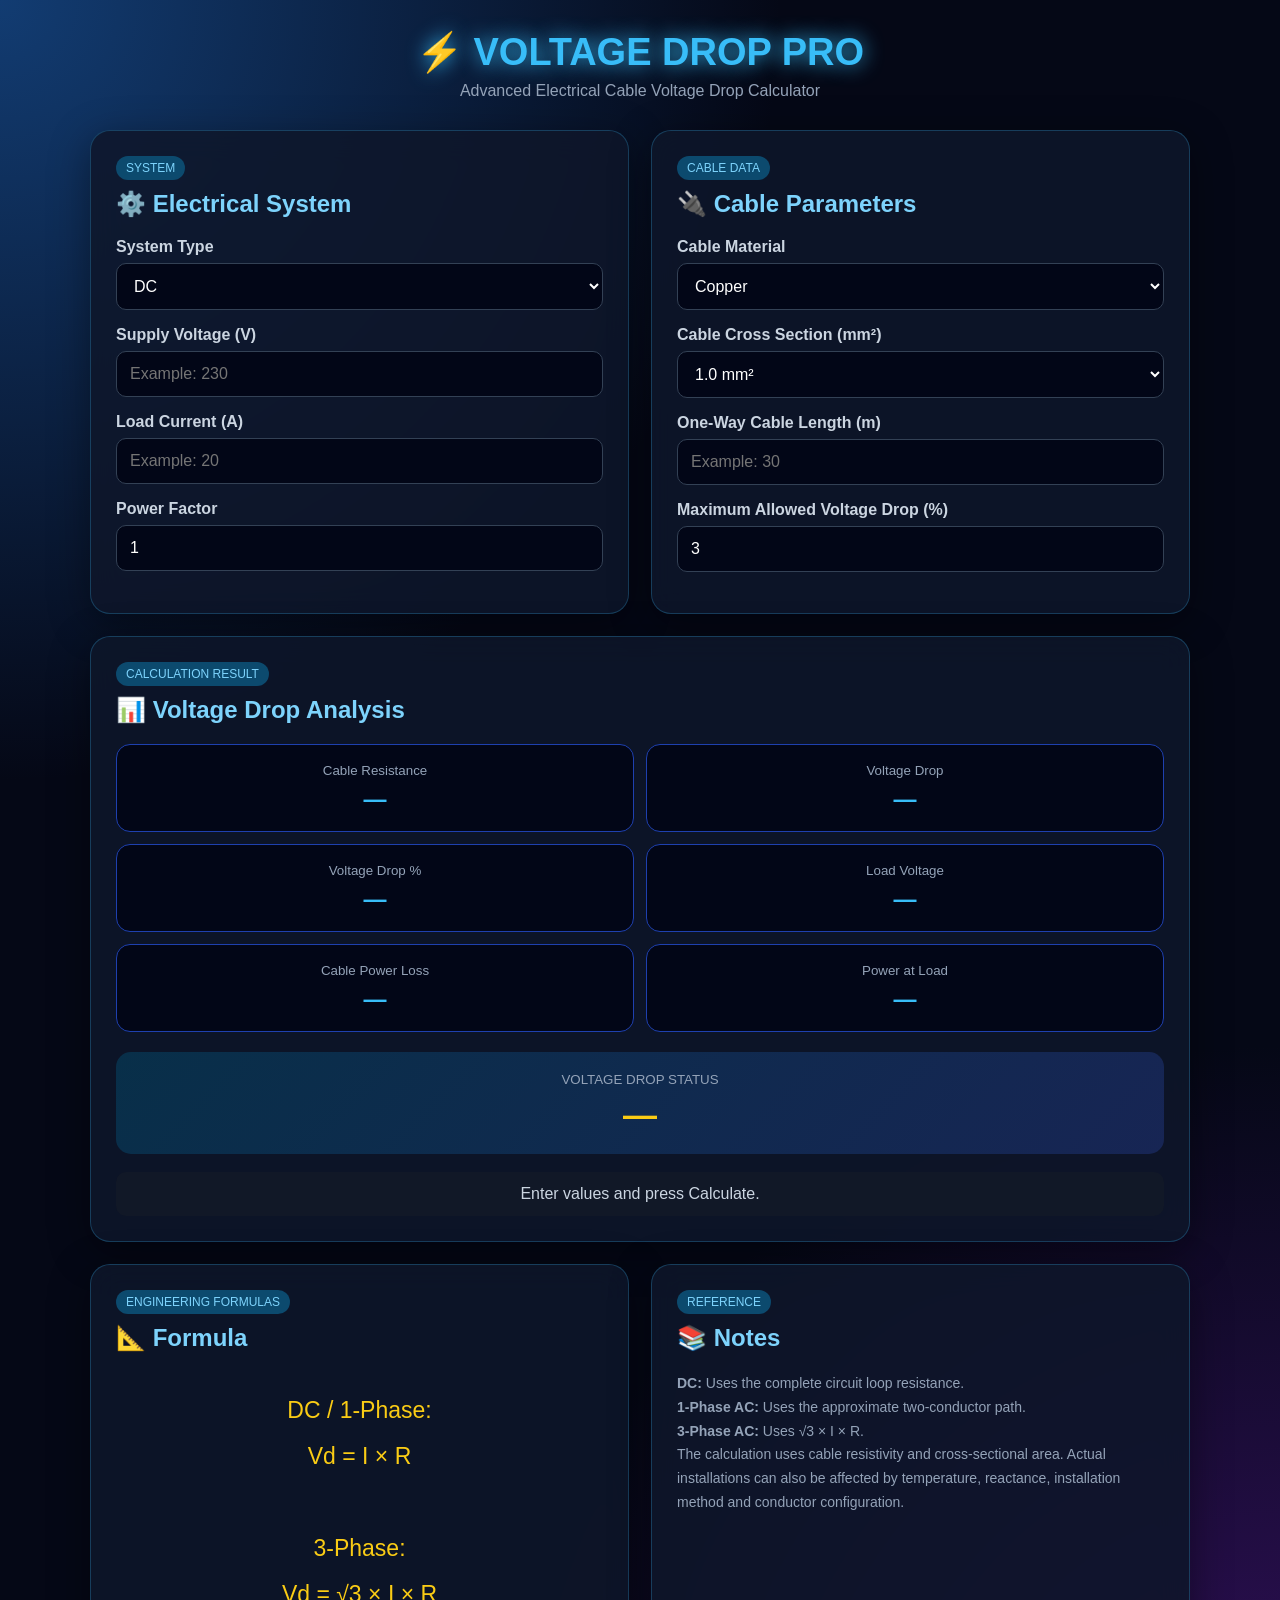
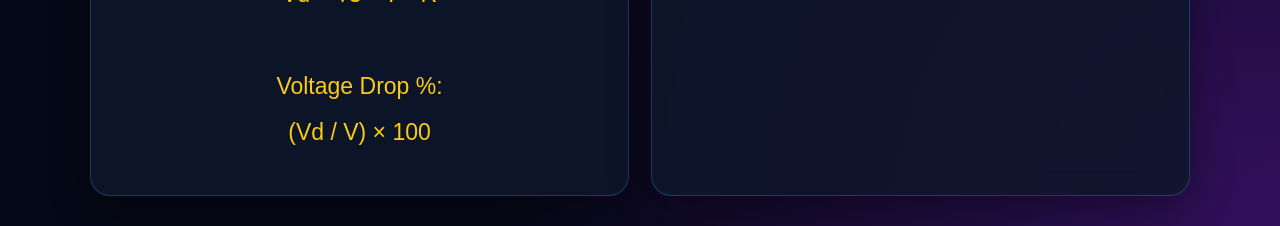
<file: voltagedrop.html>
<!DOCTYPE html>
<html lang="en">

<head>

<meta charset="UTF-8">

<meta name="viewport"
content="width=device-width, initial-scale=1.0">

<title>⚡ Voltage Drop Pro Calculator</title>


<style>

*{
    box-sizing:border-box;
    margin:0;
    padding:0;
}

body{

    font-family:Arial,sans-serif;

    min-height:100vh;

    padding:30px;

    color:white;

    background:
    radial-gradient(
        circle at top left,
        #123c72,
        transparent 35%
    ),

    radial-gradient(
        circle at bottom right,
        #32105c,
        transparent 35%
    ),

    #050816;
}


.container{

    max-width:1100px;

    margin:auto;
}


header{

    text-align:center;

    margin-bottom:30px;
}


header h1{

    color:#38bdf8;

    font-size:38px;

    text-shadow:
    0 0 20px #38bdf8;
}


header p{

    color:#94a3b8;

    margin-top:8px;
}


.grid{

    display:grid;

    grid-template-columns:
    1fr 1fr;

    gap:22px;
}


.card{

    background:
    rgba(15,23,42,.86);

    border:
    1px solid
    rgba(56,189,248,.25);

    border-radius:20px;

    padding:25px;

    box-shadow:
    0 10px 40px
    rgba(0,0,0,.4);

    backdrop-filter:blur(15px);
}


.card h2{

    color:#7dd3fc;

    margin-bottom:20px;
}


.badge{

    display:inline-block;

    padding:5px 10px;

    border-radius:20px;

    background:#0c4a6e;

    color:#7dd3fc;

    font-size:12px;

    margin-bottom:10px;
}


.input-group{

    margin-bottom:16px;
}


label{

    display:block;

    color:#cbd5e1;

    margin-bottom:7px;

    font-weight:bold;
}


input,
select{

    width:100%;

    padding:13px;

    border-radius:10px;

    border:
    1px solid #334155;

    background:#020617;

    color:white;

    font-size:16px;

    outline:none;
}


input:focus,
select:focus{

    border-color:#38bdf8;

    box-shadow:
    0 0 12px
    rgba(56,189,248,.3);
}


button{

    width:100%;

    padding:14px;

    border:0;

    border-radius:12px;

    background:
    linear-gradient(
        90deg,
        #0284c7,
        #7c3aed
    );

    color:white;

    font-size:17px;

    font-weight:bold;

    cursor:pointer;

    margin-top:8px;
}


button:hover{

    opacity:.9;

    transform:translateY(-1px);
}


.reset{

    background:#1e293b;
}


.results{

    display:grid;

    grid-template-columns:
    1fr 1fr;

    gap:12px;
}


.result-box{

    background:#020617;

    border:
    1px solid #1e40af;

    border-radius:14px;

    padding:18px;

    text-align:center;
}


.result-box small{

    display:block;

    color:#94a3b8;

    margin-bottom:8px;
}


.result-box strong{

    font-size:23px;

    color:#38bdf8;
}


.main-result{

    margin-top:20px;

    padding:20px;

    text-align:center;

    border-radius:15px;

    background:
    linear-gradient(
        135deg,
        #082f49,
        #172554
    );
}


.main-result small{

    color:#94a3b8;

    display:block;

    margin-bottom:8px;
}


.main-result strong{

    font-size:34px;

    color:#facc15;
}


.status{

    margin-top:18px;

    padding:13px;

    border-radius:10px;

    text-align:center;

    background:#111827;

    color:#cbd5e1;
}


.formula{

    text-align:center;

    font-size:23px;

    color:#facc15;

    padding:15px;

    line-height:2;
}


.full{

    grid-column:
    1 / -1;
}


.info{

    color:#94a3b8;

    line-height:1.7;

    font-size:14px;
}


.good{

    color:#22c55e;
}


.warning{

    color:#facc15;
}


.danger{

    color:#ef4444;
}


@media(max-width:750px){

    body{
        padding:15px;
    }

    .grid{
        grid-template-columns:1fr;
    }

    .full{
        grid-column:auto;
    }

    .results{
        grid-template-columns:1fr;
    }

    header h1{
        font-size:28px;
    }

}

</style>

</head>


<body>


<div class="container">


<header>

<h1>
⚡ VOLTAGE DROP PRO
</h1>

<p>
Advanced Electrical Cable Voltage Drop Calculator
</p>

</header>



<div class="grid">



<!-- SYSTEM -->

<div class="card">

<span class="badge">
SYSTEM
</span>

<h2>
⚙️ Electrical System
</h2>


<div class="input-group">

<label>
System Type
</label>

<select id="system">

<option value="dc">
DC
</option>

<option value="single">
1-Phase AC
</option>

<option value="three">
3-Phase AC
</option>

</select>

</div>


<div class="input-group">

<label>
Supply Voltage (V)
</label>

<input
type="number"
id="voltage"
placeholder="Example: 230"
min="0"
step="any"
inputmode="decimal"
>

</div>


<div class="input-group">

<label>
Load Current (A)
</label>

<input
type="number"
id="current"
placeholder="Example: 20"
min="0"
step="any"
inputmode="decimal"
>

</div>


<div class="input-group">

<label>
Power Factor
</label>

<input
type="number"
id="pf"
placeholder="Example: 0.8"
value="1"
min="0.01"
max="1"
step="0.01"
inputmode="decimal"
>

</div>


</div>




<!-- CABLE -->

<div class="card">

<span class="badge">
CABLE DATA
</span>

<h2>
🔌 Cable Parameters
</h2>


<div class="input-group">

<label>
Cable Material
</label>

<select id="material">

<option value="copper">
Copper
</option>

<option value="aluminium">
Aluminium
</option>

</select>

</div>


<div class="input-group">

<label>
Cable Cross Section (mm²)
</label>

<select id="size">

<option value="1.72">
1.0 mm²
</option>

<option value="0.0172">
2.5 mm²
</option>

<option value="0.01075">
4 mm²
</option>

<option value="0.00688">
6 mm²
</option>

<option value="0.00430">
10 mm²
</option>

<option value="0.00287">
16 mm²
</option>

<option value="0.00172">
25 mm²
</option>

<option value="0.001075">
35 mm²
</option>

<option value="0.000688">
50 mm²
</option>

<option value="0.000430">
70 mm²
</option>

<option value="0.000287">
95 mm²
</option>

<option value="0.000206">
120 mm²
</option>

</select>

</div>


<div class="input-group">

<label>
One-Way Cable Length (m)
</label>

<input
type="number"
id="length"
placeholder="Example: 30"
min="0"
step="any"
inputmode="decimal"
>

</div>


<div class="input-group">

<label>
Maximum Allowed Voltage Drop (%)
</label>

<input
type="number"
id="maxDrop"
value="3"
min="0"
step="any"
inputmode="decimal"
>

</div>


</div>




<!-- RESULT -->

<div class="card full">

<span class="badge">
CALCULATION RESULT
</span>

<h2>
📊 Voltage Drop Analysis
</h2>


<div class="results">


<div class="result-box">

<small>
Cable Resistance
</small>

<strong id="resistance">
—
</strong>

</div>


<div class="result-box">

<small>
Voltage Drop
</small>

<strong id="drop">
—
</strong>

</div>


<div class="result-box">

<small>
Voltage Drop %
</small>

<strong id="dropPercent">
—
</strong>

</div>


<div class="result-box">

<small>
Load Voltage
</small>

<strong id="loadVoltage">
—
</strong>

</div>


<div class="result-box">

<small>
Cable Power Loss
</small>

<strong id="loss">
—
</strong>

</div>


<div class="result-box">

<small>
Power at Load</small>

<strong id="loadPower">
—
</strong>

</div>


</div>



<div class="main-result">

<small>
VOLTAGE DROP STATUS
</small>

<strong id="statusText">
—
</strong>

</div>


<div
class="status"
id="status"
>

Enter values and press Calculate.

</div>


</div>




<!-- FORMULAS -->

<div class="card">

<span class="badge">
ENGINEERING FORMULAS
</span>

<h2>
📐 Formula
</h2>


<div class="formula">

DC / 1-Phase:

<br>

Vd = I × R

<br><br>

3-Phase:

<br>

Vd = √3 × I × R

<br><br>

Voltage Drop %:

<br>

(Vd / V) × 100

</div>

</div>




<!-- INFORMATION -->

<div class="card">

<span class="badge">
REFERENCE
</span>

<h2>
📚 Notes
</h2>


<div class="info">

<p>
<strong>DC:</strong>
Uses the complete circuit loop resistance.
</p>

<p>
<strong>1-Phase AC:</strong>
Uses the approximate two-conductor path.
</p>

<p>
<strong>3-Phase AC:</strong>
Uses √3 × I × R.
</p>

<p>
The calculation uses cable resistivity and cross-sectional area.
Actual installations can also be affected by temperature,
reactance, installation method and conductor configuration.
</p>

</div>

</div>



</div>

</div>



<script>


/* ====================================
   INPUT PROTECTION
==================================== */


const numericInputs = [

    "voltage",

    "current",

    "pf",

    "length",

    "maxDrop"

];


numericInputs.forEach(function(id){

    const input =
        document.getElementById(id);


    input.addEventListener(
        "keydown",
        function(event){

            if(
                event.key === "-" ||
                event.key === "e" ||
                event.key === "E"
            ){

                event.preventDefault();

            }


            if(event.key === "Enter"){

                calculateVD();

            }

        }
    );


    input.addEventListener(
        "input",
        function(){

            let value =
                this.value;


            value =
                value.replace(
                    /-/g,
                    ""
                );


            value =
                value.replace(
                    /[eE]/g,
                    ""
                );


            value =
                value.replace(
                    /[^0-9.]/g,
                    ""
                );


            let parts =
                value.split(".");


            if(parts.length > 2){

                value =
                    parts[0] +
                    "." +
                    parts.slice(1).join("");

            }


            this.value =
                value;

        }
    );

});



/* ====================================
   CALCULATE
==================================== */


function calculateVD(){


    let system =
        document.getElementById(
            "system"
        ).value;


    let voltage =
        parseFloat(
            document.getElementById(
                "voltage"
            ).value
        );


    let current =
        parseFloat(
            document.getElementById(
                "current"
            ).value
        );


    let pf =
        parseFloat(
            document.getElementById(
                "pf"
            ).value
        );


    let length =
        parseFloat(
            document.getElementById(
                "length"
            ).value
        );


    let maxDrop =
        parseFloat(
            document.getElementById(
                "maxDrop"
            ).value
        );


    let resistivity =
        parseFloat(
            document.getElementById(
                "size"
            ).value
        );


    let material =
        document.getElementById(
            "material"
        ).value;



    /* VALIDATION */


    if(
        isNaN(voltage) ||
        isNaN(current) ||
        isNaN(length)
    ){

        showStatus(
            "⚠️ Please enter voltage, current and cable length."
        );

        return;

    }


    if(
        voltage <= 0 ||
        current < 0 ||
        length < 0
    ){

        showStatus(
            "⚠️ Values cannot be negative."
        );

        return;

    }


    if(
        pf <= 0 ||
        pf > 1
    ){

        showStatus(
            "⚠️ Power factor must be between 0.01 and 1."
        );

        return;

    }



    /* MATERIAL RESISTIVITY */

    let rho;


    if(material === "copper"){

        rho = 0.0175;

    }else{

        rho = 0.0282;

    }



    /*
      Get cable area.

      The select currently stores
      resistance-per-metre values
      for copper.

      We instead calculate
      resistance from material
      and area.
    */


    const sizeSelect =
        document.getElementById(
            "size"
        );


    const areaText =
        sizeSelect.options[
            sizeSelect.selectedIndex
        ].text;


    const area =
        parseFloat(
            areaText
        );



    /*
      Resistance

      R = rho × L / A

      For AC single phase,
      return path = 2 × L.

      For DC,
      also use 2 × L.

      For 3-phase,
      use one conductor length.
    */


    let pathLength;


    if(system === "three"){

        pathLength =
            length;

    }else{

        pathLength =
            length * 2;

    }


    let R =
        rho *
        pathLength /
        area;



    /*
      Voltage Drop
    */


    let Vd;


    if(system === "three"){

        Vd =
            Math.sqrt(3) *
            current *
            R *
            pf;

    }else{

        Vd =
            current *
            R *
            pf;

    }



    /*
      Voltage Drop %
    */


    let dropPercent =
        (Vd / voltage) *
        100;



    /*
      Load Voltage
    */


    let loadVoltage =
        voltage - Vd;



    /*
      Cable Power Loss
    */


    let cableLoss;


    if(system === "three"){

        cableLoss =
            3 *
            current *
            current *
            R;

    }else{

        cableLoss =
            2 *
            current *
            current *
            R;

    }



    /*
      Load Power
    */


    let loadPower;


    if(system === "three"){

        loadPower =
            Math.sqrt(3) *
            voltage *
            current *
            pf;

    }else{

        loadPower =
            voltage *
            current *
            pf;

    }



    /*
      DISPLAY
    */


    document.getElementById(
        "resistance"
    ).innerText =
        R.toFixed(4) + " Ω";


    document.getElementById(
        "drop"
    ).innerText =
        Vd.toFixed(2) + " V";


    document.getElementById(
        "dropPercent"
    ).innerText =
        dropPercent.toFixed(2) + " %";


    document.getElementById(
        "loadVoltage"
    ).innerText =
        loadVoltage.toFixed(2) + " V";


    document.getElementById(
        "loss"
    ).innerText =
        cableLoss.toFixed(2) + " W";


    document.getElementById(
        "loadPower"
    ).innerText =
        loadPower.toFixed(2) + " W";



    /*
      STATUS
    */


    const statusText =
        document.getElementById(
            "statusText"
        );


    if(dropPercent <= maxDrop){

        statusText.innerText =
            "✅ ACCEPTABLE";


        statusText.className =
            "good";

    }

    else if(
        dropPercent <= maxDrop + 1
    ){

        statusText.innerText =
            "⚠️ HIGH VOLTAGE DROP";


        statusText.className =
            "warning";

    }

    else{

        statusText.innerText =
            "❌ EXCEEDS LIMIT";


        statusText.className =
            "danger";

    }


    showStatus(
        "✅ Voltage drop calculation completed."
    );

}



/* ====================================
   STATUS
==================================== */


function showStatus(text){

    document.getElementById(
        "status"
    ).innerText =
        text;

}



/* ====================================
   INITIAL
==================================== */


document
.getElementById("system")
.addEventListener(
    "change",
    calculateVD
);


document
.getElementById("material")
.addEventListener(
    "change",
    calculateVD
);


document
.getElementById("size")
.addEventListener(
    "change",
    calculateVD
);

</script>


</body>

</html>
</file>
